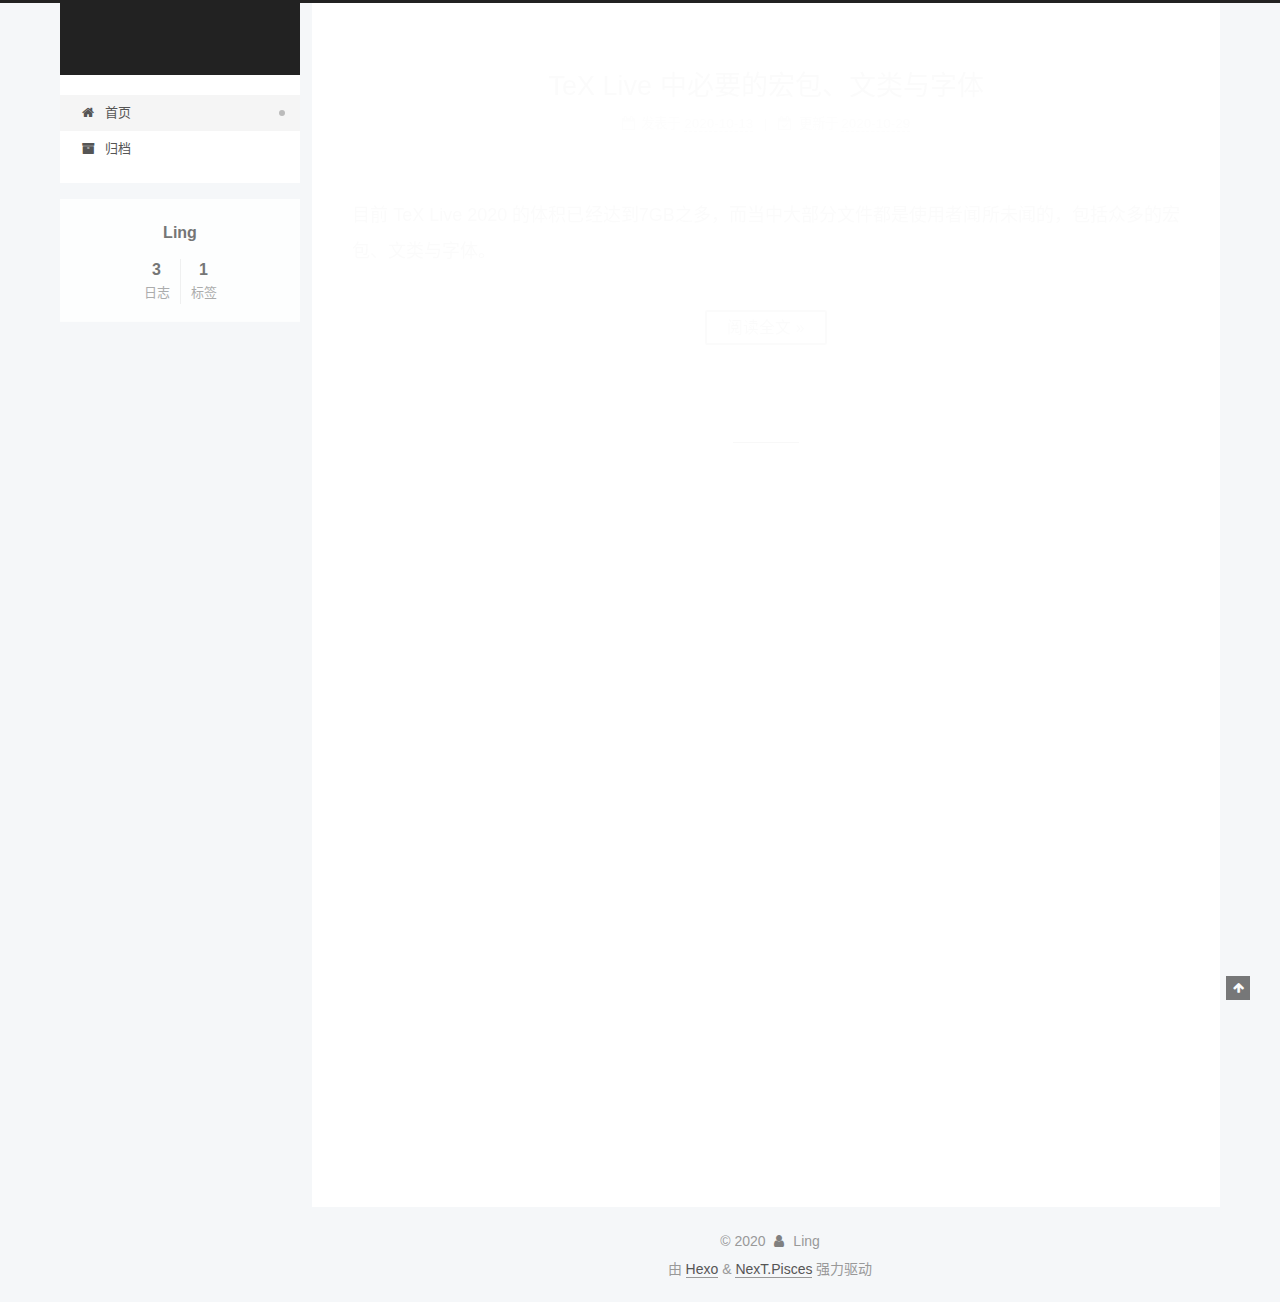
<file: index.html>
<!DOCTYPE html>
<html lang="zh-CN">
<head>
  <meta charset="UTF-8">
<meta name="viewport" content="width=device-width, initial-scale=1, maximum-scale=2">
<meta name="theme-color" content="#222">
<meta name="generator" content="Hexo 5.2.0">
  <link rel="apple-touch-icon" sizes="180x180" href="/images/apple-touch-icon-next.png">
  <link rel="icon" type="image/png" sizes="32x32" href="/images/favicon-32x32-next.png">
  <link rel="icon" type="image/png" sizes="16x16" href="/images/favicon-16x16-next.png">
  <link rel="mask-icon" href="/images/logo.svg" color="#222">

<link rel="stylesheet" href="/css/main.css">


<link rel="stylesheet" href="/lib/font-awesome/css/font-awesome.min.css">

<script id="hexo-configurations">
    var NexT = window.NexT || {};
    var CONFIG = {"hostname":"example.com","root":"/","scheme":"Pisces","version":"7.8.0","exturl":false,"sidebar":{"position":"left","display":"post","padding":18,"offset":12,"onmobile":false},"copycode":{"enable":false,"show_result":false,"style":null},"back2top":{"enable":true,"sidebar":false,"scrollpercent":false},"bookmark":{"enable":false,"color":"#222","save":"auto"},"fancybox":false,"mediumzoom":false,"lazyload":false,"pangu":false,"comments":{"style":"tabs","active":null,"storage":true,"lazyload":false,"nav":null},"algolia":{"hits":{"per_page":10},"labels":{"input_placeholder":"Search for Posts","hits_empty":"We didn't find any results for the search: ${query}","hits_stats":"${hits} results found in ${time} ms"}},"localsearch":{"enable":false,"trigger":"auto","top_n_per_article":1,"unescape":false,"preload":false},"motion":{"enable":true,"async":false,"transition":{"post_block":"fadeIn","post_header":"slideDownIn","post_body":"slideDownIn","coll_header":"slideLeftIn","sidebar":"slideUpIn"}}};
  </script>

  <meta property="og:type" content="website">
<meta property="og:title">
<meta property="og:url" content="http://example.com/index.html">
<meta property="og:site_name">
<meta property="og:locale" content="zh_CN">
<meta property="article:author" content="Ling">
<meta property="article:tag" content="keyword">
<meta name="twitter:card" content="summary">

<link rel="canonical" href="http://example.com/">


<script id="page-configurations">
  // https://hexo.io/docs/variables.html
  CONFIG.page = {
    sidebar: "",
    isHome : true,
    isPost : false,
    lang   : 'zh-CN'
  };
</script>

  <title></title>
  






  <noscript>
  <style>
  .use-motion .brand,
  .use-motion .menu-item,
  .sidebar-inner,
  .use-motion .post-block,
  .use-motion .pagination,
  .use-motion .comments,
  .use-motion .post-header,
  .use-motion .post-body,
  .use-motion .collection-header { opacity: initial; }

  .use-motion .site-title,
  .use-motion .site-subtitle {
    opacity: initial;
    top: initial;
  }

  .use-motion .logo-line-before i { left: initial; }
  .use-motion .logo-line-after i { right: initial; }
  </style>
</noscript>

</head>

<body itemscope itemtype="http://schema.org/WebPage">
  <div class="container use-motion">
    <div class="headband"></div>

    <header class="header" itemscope itemtype="http://schema.org/WPHeader">
      <div class="header-inner"><div class="site-brand-container">
  <div class="site-nav-toggle">
    <div class="toggle" aria-label="切换导航栏">
      <span class="toggle-line toggle-line-first"></span>
      <span class="toggle-line toggle-line-middle"></span>
      <span class="toggle-line toggle-line-last"></span>
    </div>
  </div>

  <div class="site-meta">

    <a href="/" class="brand" rel="start">
      <span class="logo-line-before"><i></i></span>
      <h1 class="site-title"></h1>
      <span class="logo-line-after"><i></i></span>
    </a>
  </div>

  <div class="site-nav-right">
    <div class="toggle popup-trigger">
    </div>
  </div>
</div>




<nav class="site-nav">
  <ul id="menu" class="menu">
        <li class="menu-item menu-item-home">

    <a href="/" rel="section"><i class="fa fa-fw fa-home"></i>首页</a>

  </li>
        <li class="menu-item menu-item-archives">

    <a href="/archives/" rel="section"><i class="fa fa-fw fa-archive"></i>归档</a>

  </li>
  </ul>
</nav>




</div>
    </header>

    
  <div class="back-to-top">
    <i class="fa fa-arrow-up"></i>
    <span>0%</span>
  </div>


    <main class="main">
      <div class="main-inner">
        <div class="content-wrap">
          

          <div class="content index posts-expand">
            
      
  
  
  <article itemscope itemtype="http://schema.org/Article" class="post-block" lang="zh-CN">
    <link itemprop="mainEntityOfPage" href="http://example.com/2020/10/13/latex-pkg-survey/">

    <span hidden itemprop="author" itemscope itemtype="http://schema.org/Person">
      <meta itemprop="image" content="/images/avatar.gif">
      <meta itemprop="name" content="Ling">
      <meta itemprop="description" content="">
    </span>

    <span hidden itemprop="publisher" itemscope itemtype="http://schema.org/Organization">
      <meta itemprop="name" content="">
    </span>
      <header class="post-header">
        <h2 class="post-title" itemprop="name headline">
          
            <a href="/2020/10/13/latex-pkg-survey/" class="post-title-link" itemprop="url">TeX Live 中必要的宏包、文类与字体</a>
        </h2>

        <div class="post-meta">
            <span class="post-meta-item">
              <span class="post-meta-item-icon">
                <i class="fa fa-calendar-o"></i>
              </span>
              <span class="post-meta-item-text">发表于</span>

              <time title="创建时间：2020-10-13 17:50:27" itemprop="dateCreated datePublished" datetime="2020-10-13T17:50:27+08:00">2020-10-13</time>
            </span>
              <span class="post-meta-item">
                <span class="post-meta-item-icon">
                  <i class="fa fa-calendar-check-o"></i>
                </span>
                <span class="post-meta-item-text">更新于</span>
                <time title="修改时间：2020-10-29 12:28:01" itemprop="dateModified" datetime="2020-10-29T12:28:01+08:00">2020-10-29</time>
              </span>

          

        </div>
      </header>

    
    
    
    <div class="post-body" itemprop="articleBody">

      
          <p>目前 TeX Live 2020 的体积已经达到7GB之多，而当中大部分文件都是使用者闻所未闻的，包括众多的宏包、文类与字体。</p>
          <!--noindex-->
            <div class="post-button">
              <a class="btn" href="/2020/10/13/latex-pkg-survey/#more" rel="contents">
                阅读全文 &raquo;
              </a>
            </div>
          <!--/noindex-->
        
      
    </div>

    
    
    
      <footer class="post-footer">
        <div class="post-eof"></div>
      </footer>
  </article>
  
  
  

      
  
  
  <article itemscope itemtype="http://schema.org/Article" class="post-block" lang="zh-CN">
    <link itemprop="mainEntityOfPage" href="http://example.com/2020/10/08/circle-num-latex/">

    <span hidden itemprop="author" itemscope itemtype="http://schema.org/Person">
      <meta itemprop="image" content="/images/avatar.gif">
      <meta itemprop="name" content="Ling">
      <meta itemprop="description" content="">
    </span>

    <span hidden itemprop="publisher" itemscope itemtype="http://schema.org/Organization">
      <meta itemprop="name" content="">
    </span>
      <header class="post-header">
        <h2 class="post-title" itemprop="name headline">
          
            <a href="/2020/10/08/circle-num-latex/" class="post-title-link" itemprop="url">LaTeX 中的圈码数字</a>
        </h2>

        <div class="post-meta">
            <span class="post-meta-item">
              <span class="post-meta-item-icon">
                <i class="fa fa-calendar-o"></i>
              </span>
              <span class="post-meta-item-text">发表于</span>

              <time title="创建时间：2020-10-08 22:55:53" itemprop="dateCreated datePublished" datetime="2020-10-08T22:55:53+08:00">2020-10-08</time>
            </span>
              <span class="post-meta-item">
                <span class="post-meta-item-icon">
                  <i class="fa fa-calendar-check-o"></i>
                </span>
                <span class="post-meta-item-text">更新于</span>
                <time title="修改时间：2020-10-09 09:58:55" itemprop="dateModified" datetime="2020-10-09T09:58:55+08:00">2020-10-09</time>
              </span>

          

        </div>
      </header>

    
    
    
    <div class="post-body" itemprop="articleBody">

      
          <p>按目前中文排版的习惯，文史类书籍、论文中的脚注符号 <code>mark</code> 往往采用圈码数字的形式，如 ① 。</p>
          <!--noindex-->
            <div class="post-button">
              <a class="btn" href="/2020/10/08/circle-num-latex/#more" rel="contents">
                阅读全文 &raquo;
              </a>
            </div>
          <!--/noindex-->
        
      
    </div>

    
    
    
      <footer class="post-footer">
        <div class="post-eof"></div>
      </footer>
  </article>
  
  
  

      
  
  
  <article itemscope itemtype="http://schema.org/Article" class="post-block" lang="zh-CN">
    <link itemprop="mainEntityOfPage" href="http://example.com/2020/10/08/hello-world/">

    <span hidden itemprop="author" itemscope itemtype="http://schema.org/Person">
      <meta itemprop="image" content="/images/avatar.gif">
      <meta itemprop="name" content="Ling">
      <meta itemprop="description" content="">
    </span>

    <span hidden itemprop="publisher" itemscope itemtype="http://schema.org/Organization">
      <meta itemprop="name" content="">
    </span>
      <header class="post-header">
        <h2 class="post-title" itemprop="name headline">
          
            <a href="/2020/10/08/hello-world/" class="post-title-link" itemprop="url">Hello World</a>
        </h2>

        <div class="post-meta">
            <span class="post-meta-item">
              <span class="post-meta-item-icon">
                <i class="fa fa-calendar-o"></i>
              </span>
              <span class="post-meta-item-text">发表于</span>

              <time title="创建时间：2020-10-08 22:12:36" itemprop="dateCreated datePublished" datetime="2020-10-08T22:12:36+08:00">2020-10-08</time>
            </span>
              <span class="post-meta-item">
                <span class="post-meta-item-icon">
                  <i class="fa fa-calendar-check-o"></i>
                </span>
                <span class="post-meta-item-text">更新于</span>
                <time title="修改时间：2020-10-09 09:25:46" itemprop="dateModified" datetime="2020-10-09T09:25:46+08:00">2020-10-09</time>
              </span>

          

        </div>
      </header>

    
    
    
    <div class="post-body" itemprop="articleBody">

      
          <p>Welcome to <a target="_blank" rel="noopener" href="https://hexo.io/">Hexo</a>! This is your very first post. Check <a target="_blank" rel="noopener" href="https://hexo.io/docs/">documentation</a> for more info. If you get any problems when using Hexo, you can find the answer in <a target="_blank" rel="noopener" href="https://hexo.io/docs/troubleshooting.html">troubleshooting</a> or you can ask me on <a target="_blank" rel="noopener" href="https://github.com/hexojs/hexo/issues">GitHub</a>.</p>
          <!--noindex-->
            <div class="post-button">
              <a class="btn" href="/2020/10/08/hello-world/#more" rel="contents">
                阅读全文 &raquo;
              </a>
            </div>
          <!--/noindex-->
        
      
    </div>

    
    
    
      <footer class="post-footer">
        <div class="post-eof"></div>
      </footer>
  </article>
  
  
  


  



          </div>
          

<script>
  window.addEventListener('tabs:register', () => {
    let { activeClass } = CONFIG.comments;
    if (CONFIG.comments.storage) {
      activeClass = localStorage.getItem('comments_active') || activeClass;
    }
    if (activeClass) {
      let activeTab = document.querySelector(`a[href="#comment-${activeClass}"]`);
      if (activeTab) {
        activeTab.click();
      }
    }
  });
  if (CONFIG.comments.storage) {
    window.addEventListener('tabs:click', event => {
      if (!event.target.matches('.tabs-comment .tab-content .tab-pane')) return;
      let commentClass = event.target.classList[1];
      localStorage.setItem('comments_active', commentClass);
    });
  }
</script>

        </div>
          
  
  <div class="toggle sidebar-toggle">
    <span class="toggle-line toggle-line-first"></span>
    <span class="toggle-line toggle-line-middle"></span>
    <span class="toggle-line toggle-line-last"></span>
  </div>

  <aside class="sidebar">
    <div class="sidebar-inner">

      <ul class="sidebar-nav motion-element">
        <li class="sidebar-nav-toc">
          文章目录
        </li>
        <li class="sidebar-nav-overview">
          站点概览
        </li>
      </ul>

      <!--noindex-->
      <div class="post-toc-wrap sidebar-panel">
      </div>
      <!--/noindex-->

      <div class="site-overview-wrap sidebar-panel">
        <div class="site-author motion-element" itemprop="author" itemscope itemtype="http://schema.org/Person">
  <p class="site-author-name" itemprop="name">Ling</p>
  <div class="site-description" itemprop="description"></div>
</div>
<div class="site-state-wrap motion-element">
  <nav class="site-state">
      <div class="site-state-item site-state-posts">
          <a href="/archives/">
        
          <span class="site-state-item-count">3</span>
          <span class="site-state-item-name">日志</span>
        </a>
      </div>
      <div class="site-state-item site-state-tags">
        <span class="site-state-item-count">1</span>
        <span class="site-state-item-name">标签</span>
      </div>
  </nav>
</div>



      </div>

    </div>
  </aside>
  <div id="sidebar-dimmer"></div>


      </div>
    </main>

    <footer class="footer">
      <div class="footer-inner">
        

        

<div class="copyright">
  
  &copy; 
  <span itemprop="copyrightYear">2020</span>
  <span class="with-love">
    <i class="fa fa-user"></i>
  </span>
  <span class="author" itemprop="copyrightHolder">Ling</span>
</div>
  <div class="powered-by">由 <a href="https://hexo.io/" class="theme-link" rel="noopener" target="_blank">Hexo</a> & <a href="https://pisces.theme-next.org/" class="theme-link" rel="noopener" target="_blank">NexT.Pisces</a> 强力驱动
  </div>

        








      </div>
    </footer>
  </div>

  
  <script src="/lib/anime.min.js"></script>
  <script src="/lib/velocity/velocity.min.js"></script>
  <script src="/lib/velocity/velocity.ui.min.js"></script>

<script src="/js/utils.js"></script>

<script src="/js/motion.js"></script>


<script src="/js/schemes/pisces.js"></script>


<script src="/js/next-boot.js"></script>




  















  

  

</body>
</html>
</file>
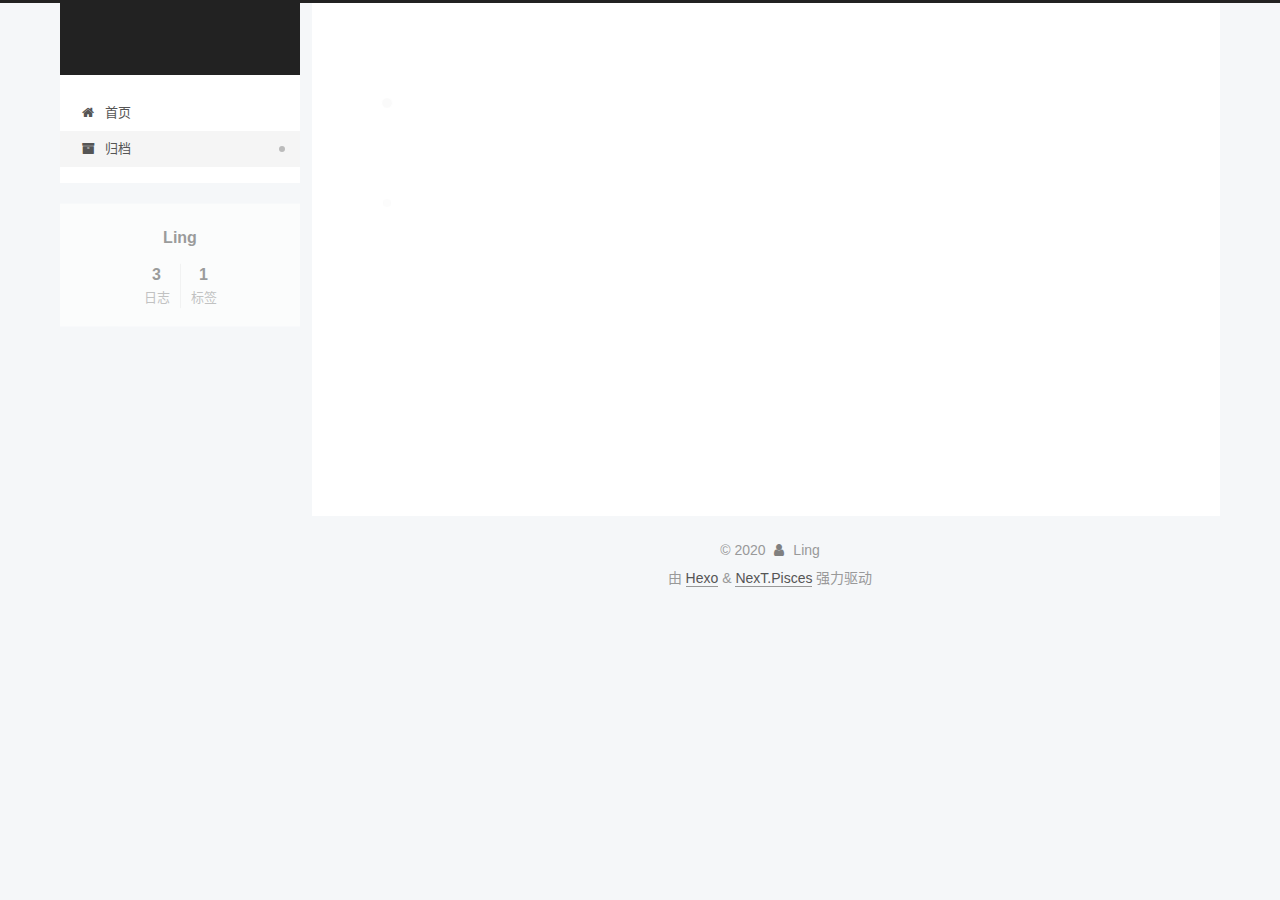
<file: archives/index.html>
<!DOCTYPE html>
<html lang="zh-CN">
<head>
  <meta charset="UTF-8">
<meta name="viewport" content="width=device-width, initial-scale=1, maximum-scale=2">
<meta name="theme-color" content="#222">
<meta name="generator" content="Hexo 5.2.0">
  <link rel="apple-touch-icon" sizes="180x180" href="/images/apple-touch-icon-next.png">
  <link rel="icon" type="image/png" sizes="32x32" href="/images/favicon-32x32-next.png">
  <link rel="icon" type="image/png" sizes="16x16" href="/images/favicon-16x16-next.png">
  <link rel="mask-icon" href="/images/logo.svg" color="#222">

<link rel="stylesheet" href="/css/main.css">


<link rel="stylesheet" href="/lib/font-awesome/css/font-awesome.min.css">

<script id="hexo-configurations">
    var NexT = window.NexT || {};
    var CONFIG = {"hostname":"example.com","root":"/","scheme":"Pisces","version":"7.8.0","exturl":false,"sidebar":{"position":"left","display":"post","padding":18,"offset":12,"onmobile":false},"copycode":{"enable":false,"show_result":false,"style":null},"back2top":{"enable":true,"sidebar":false,"scrollpercent":false},"bookmark":{"enable":false,"color":"#222","save":"auto"},"fancybox":false,"mediumzoom":false,"lazyload":false,"pangu":false,"comments":{"style":"tabs","active":null,"storage":true,"lazyload":false,"nav":null},"algolia":{"hits":{"per_page":10},"labels":{"input_placeholder":"Search for Posts","hits_empty":"We didn't find any results for the search: ${query}","hits_stats":"${hits} results found in ${time} ms"}},"localsearch":{"enable":false,"trigger":"auto","top_n_per_article":1,"unescape":false,"preload":false},"motion":{"enable":true,"async":false,"transition":{"post_block":"fadeIn","post_header":"slideDownIn","post_body":"slideDownIn","coll_header":"slideLeftIn","sidebar":"slideUpIn"}}};
  </script>

  <meta property="og:type" content="website">
<meta property="og:title">
<meta property="og:url" content="http://example.com/archives/index.html">
<meta property="og:site_name">
<meta property="og:locale" content="zh_CN">
<meta property="article:author" content="Ling">
<meta property="article:tag" content="keyword">
<meta name="twitter:card" content="summary">

<link rel="canonical" href="http://example.com/archives/">


<script id="page-configurations">
  // https://hexo.io/docs/variables.html
  CONFIG.page = {
    sidebar: "",
    isHome : false,
    isPost : false,
    lang   : 'zh-CN'
  };
</script>

  <title>归档 | </title>
  






  <noscript>
  <style>
  .use-motion .brand,
  .use-motion .menu-item,
  .sidebar-inner,
  .use-motion .post-block,
  .use-motion .pagination,
  .use-motion .comments,
  .use-motion .post-header,
  .use-motion .post-body,
  .use-motion .collection-header { opacity: initial; }

  .use-motion .site-title,
  .use-motion .site-subtitle {
    opacity: initial;
    top: initial;
  }

  .use-motion .logo-line-before i { left: initial; }
  .use-motion .logo-line-after i { right: initial; }
  </style>
</noscript>

</head>

<body itemscope itemtype="http://schema.org/WebPage">
  <div class="container use-motion">
    <div class="headband"></div>

    <header class="header" itemscope itemtype="http://schema.org/WPHeader">
      <div class="header-inner"><div class="site-brand-container">
  <div class="site-nav-toggle">
    <div class="toggle" aria-label="切换导航栏">
      <span class="toggle-line toggle-line-first"></span>
      <span class="toggle-line toggle-line-middle"></span>
      <span class="toggle-line toggle-line-last"></span>
    </div>
  </div>

  <div class="site-meta">

    <a href="/" class="brand" rel="start">
      <span class="logo-line-before"><i></i></span>
      <h1 class="site-title"></h1>
      <span class="logo-line-after"><i></i></span>
    </a>
  </div>

  <div class="site-nav-right">
    <div class="toggle popup-trigger">
    </div>
  </div>
</div>




<nav class="site-nav">
  <ul id="menu" class="menu">
        <li class="menu-item menu-item-home">

    <a href="/" rel="section"><i class="fa fa-fw fa-home"></i>首页</a>

  </li>
        <li class="menu-item menu-item-archives">

    <a href="/archives/" rel="section"><i class="fa fa-fw fa-archive"></i>归档</a>

  </li>
  </ul>
</nav>




</div>
    </header>

    
  <div class="back-to-top">
    <i class="fa fa-arrow-up"></i>
    <span>0%</span>
  </div>


    <main class="main">
      <div class="main-inner">
        <div class="content-wrap">
          

          <div class="content archive">
            

  
  
  
  <div class="post-block">
    <div class="posts-collapse">
      <div class="collection-title">
        <span class="collection-header">嗯..! 目前共计 3 篇日志。 继续努力。</span>
      </div>

      
    <div class="collection-year">
      <span class="collection-header">2020</span>
    </div>

  <article itemscope itemtype="http://schema.org/Article">
    <header class="post-header">

      <div class="post-meta">
        <time itemprop="dateCreated"
              datetime="2020-10-13T17:50:27+08:00"
              content="2020-10-13">
          10-13
        </time>
      </div>

      <div class="post-title">
          <a class="post-title-link" href="/2020/10/13/latex-pkg-survey/" itemprop="url">
            <span itemprop="name">TeX Live 中必要的宏包、文类与字体</span>
          </a>
      </div>

    </header>
  </article>

  <article itemscope itemtype="http://schema.org/Article">
    <header class="post-header">

      <div class="post-meta">
        <time itemprop="dateCreated"
              datetime="2020-10-08T22:55:53+08:00"
              content="2020-10-08">
          10-08
        </time>
      </div>

      <div class="post-title">
          <a class="post-title-link" href="/2020/10/08/circle-num-latex/" itemprop="url">
            <span itemprop="name">LaTeX 中的圈码数字</span>
          </a>
      </div>

    </header>
  </article>

  <article itemscope itemtype="http://schema.org/Article">
    <header class="post-header">

      <div class="post-meta">
        <time itemprop="dateCreated"
              datetime="2020-10-08T22:12:36+08:00"
              content="2020-10-08">
          10-08
        </time>
      </div>

      <div class="post-title">
          <a class="post-title-link" href="/2020/10/08/hello-world/" itemprop="url">
            <span itemprop="name">Hello World</span>
          </a>
      </div>

    </header>
  </article>


    </div>
  </div>
  
  
  

  



          </div>
          

<script>
  window.addEventListener('tabs:register', () => {
    let { activeClass } = CONFIG.comments;
    if (CONFIG.comments.storage) {
      activeClass = localStorage.getItem('comments_active') || activeClass;
    }
    if (activeClass) {
      let activeTab = document.querySelector(`a[href="#comment-${activeClass}"]`);
      if (activeTab) {
        activeTab.click();
      }
    }
  });
  if (CONFIG.comments.storage) {
    window.addEventListener('tabs:click', event => {
      if (!event.target.matches('.tabs-comment .tab-content .tab-pane')) return;
      let commentClass = event.target.classList[1];
      localStorage.setItem('comments_active', commentClass);
    });
  }
</script>

        </div>
          
  
  <div class="toggle sidebar-toggle">
    <span class="toggle-line toggle-line-first"></span>
    <span class="toggle-line toggle-line-middle"></span>
    <span class="toggle-line toggle-line-last"></span>
  </div>

  <aside class="sidebar">
    <div class="sidebar-inner">

      <ul class="sidebar-nav motion-element">
        <li class="sidebar-nav-toc">
          文章目录
        </li>
        <li class="sidebar-nav-overview">
          站点概览
        </li>
      </ul>

      <!--noindex-->
      <div class="post-toc-wrap sidebar-panel">
      </div>
      <!--/noindex-->

      <div class="site-overview-wrap sidebar-panel">
        <div class="site-author motion-element" itemprop="author" itemscope itemtype="http://schema.org/Person">
  <p class="site-author-name" itemprop="name">Ling</p>
  <div class="site-description" itemprop="description"></div>
</div>
<div class="site-state-wrap motion-element">
  <nav class="site-state">
      <div class="site-state-item site-state-posts">
          <a href="/archives/">
        
          <span class="site-state-item-count">3</span>
          <span class="site-state-item-name">日志</span>
        </a>
      </div>
      <div class="site-state-item site-state-tags">
        <span class="site-state-item-count">1</span>
        <span class="site-state-item-name">标签</span>
      </div>
  </nav>
</div>



      </div>

    </div>
  </aside>
  <div id="sidebar-dimmer"></div>


      </div>
    </main>

    <footer class="footer">
      <div class="footer-inner">
        

        

<div class="copyright">
  
  &copy; 
  <span itemprop="copyrightYear">2020</span>
  <span class="with-love">
    <i class="fa fa-user"></i>
  </span>
  <span class="author" itemprop="copyrightHolder">Ling</span>
</div>
  <div class="powered-by">由 <a href="https://hexo.io/" class="theme-link" rel="noopener" target="_blank">Hexo</a> & <a href="https://pisces.theme-next.org/" class="theme-link" rel="noopener" target="_blank">NexT.Pisces</a> 强力驱动
  </div>

        








      </div>
    </footer>
  </div>

  
  <script src="/lib/anime.min.js"></script>
  <script src="/lib/velocity/velocity.min.js"></script>
  <script src="/lib/velocity/velocity.ui.min.js"></script>

<script src="/js/utils.js"></script>

<script src="/js/motion.js"></script>


<script src="/js/schemes/pisces.js"></script>


<script src="/js/next-boot.js"></script>




  















  

  

</body>
</html>
</file>
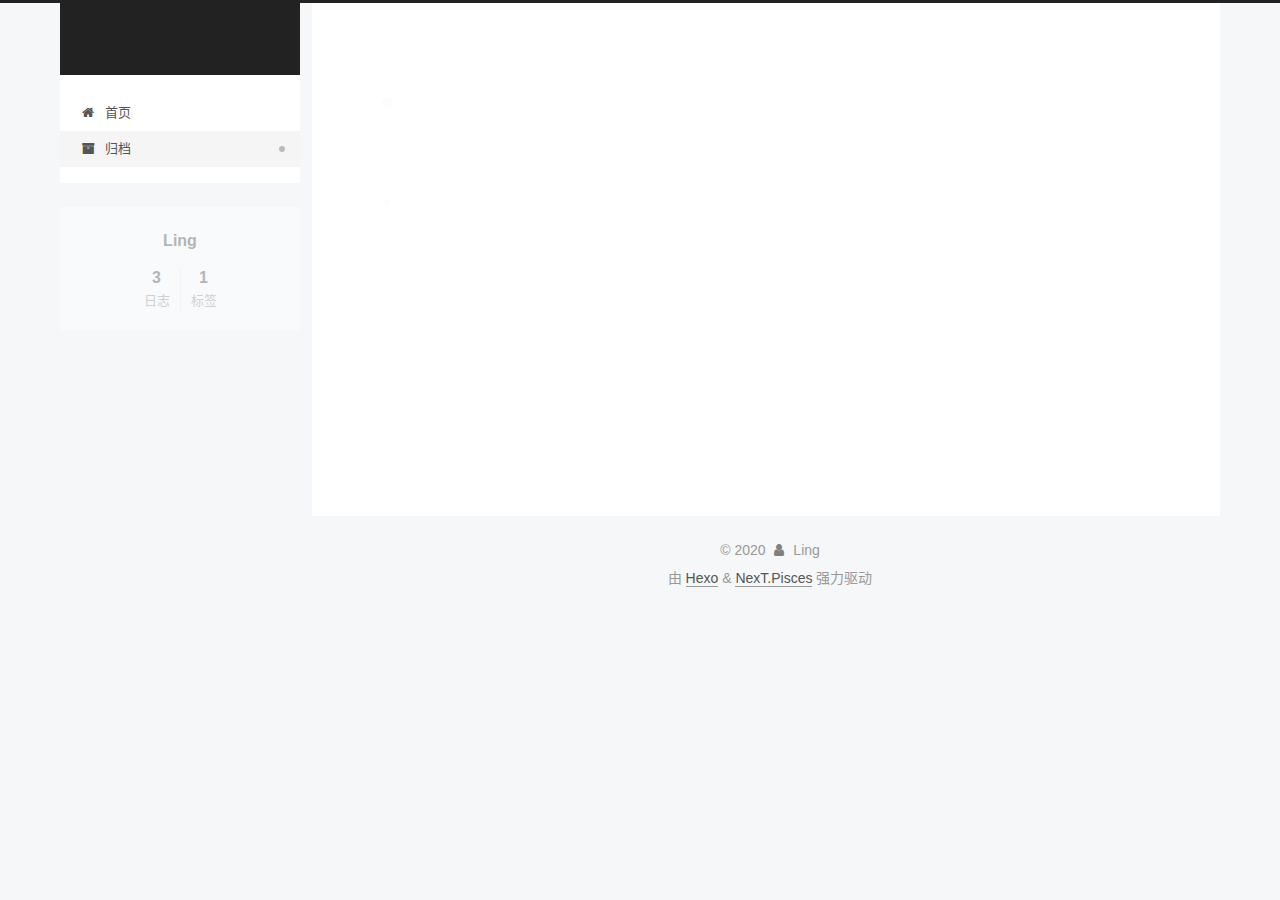
<file: archives/2020/index.html>
<!DOCTYPE html>
<html lang="zh-CN">
<head>
  <meta charset="UTF-8">
<meta name="viewport" content="width=device-width, initial-scale=1, maximum-scale=2">
<meta name="theme-color" content="#222">
<meta name="generator" content="Hexo 5.2.0">
  <link rel="apple-touch-icon" sizes="180x180" href="/images/apple-touch-icon-next.png">
  <link rel="icon" type="image/png" sizes="32x32" href="/images/favicon-32x32-next.png">
  <link rel="icon" type="image/png" sizes="16x16" href="/images/favicon-16x16-next.png">
  <link rel="mask-icon" href="/images/logo.svg" color="#222">

<link rel="stylesheet" href="/css/main.css">


<link rel="stylesheet" href="/lib/font-awesome/css/font-awesome.min.css">

<script id="hexo-configurations">
    var NexT = window.NexT || {};
    var CONFIG = {"hostname":"example.com","root":"/","scheme":"Pisces","version":"7.8.0","exturl":false,"sidebar":{"position":"left","display":"post","padding":18,"offset":12,"onmobile":false},"copycode":{"enable":false,"show_result":false,"style":null},"back2top":{"enable":true,"sidebar":false,"scrollpercent":false},"bookmark":{"enable":false,"color":"#222","save":"auto"},"fancybox":false,"mediumzoom":false,"lazyload":false,"pangu":false,"comments":{"style":"tabs","active":null,"storage":true,"lazyload":false,"nav":null},"algolia":{"hits":{"per_page":10},"labels":{"input_placeholder":"Search for Posts","hits_empty":"We didn't find any results for the search: ${query}","hits_stats":"${hits} results found in ${time} ms"}},"localsearch":{"enable":false,"trigger":"auto","top_n_per_article":1,"unescape":false,"preload":false},"motion":{"enable":true,"async":false,"transition":{"post_block":"fadeIn","post_header":"slideDownIn","post_body":"slideDownIn","coll_header":"slideLeftIn","sidebar":"slideUpIn"}}};
  </script>

  <meta property="og:type" content="website">
<meta property="og:title">
<meta property="og:url" content="http://example.com/archives/2020/index.html">
<meta property="og:site_name">
<meta property="og:locale" content="zh_CN">
<meta property="article:author" content="Ling">
<meta property="article:tag" content="keyword">
<meta name="twitter:card" content="summary">

<link rel="canonical" href="http://example.com/archives/2020/">


<script id="page-configurations">
  // https://hexo.io/docs/variables.html
  CONFIG.page = {
    sidebar: "",
    isHome : false,
    isPost : false,
    lang   : 'zh-CN'
  };
</script>

  <title>归档 | </title>
  






  <noscript>
  <style>
  .use-motion .brand,
  .use-motion .menu-item,
  .sidebar-inner,
  .use-motion .post-block,
  .use-motion .pagination,
  .use-motion .comments,
  .use-motion .post-header,
  .use-motion .post-body,
  .use-motion .collection-header { opacity: initial; }

  .use-motion .site-title,
  .use-motion .site-subtitle {
    opacity: initial;
    top: initial;
  }

  .use-motion .logo-line-before i { left: initial; }
  .use-motion .logo-line-after i { right: initial; }
  </style>
</noscript>

</head>

<body itemscope itemtype="http://schema.org/WebPage">
  <div class="container use-motion">
    <div class="headband"></div>

    <header class="header" itemscope itemtype="http://schema.org/WPHeader">
      <div class="header-inner"><div class="site-brand-container">
  <div class="site-nav-toggle">
    <div class="toggle" aria-label="切换导航栏">
      <span class="toggle-line toggle-line-first"></span>
      <span class="toggle-line toggle-line-middle"></span>
      <span class="toggle-line toggle-line-last"></span>
    </div>
  </div>

  <div class="site-meta">

    <a href="/" class="brand" rel="start">
      <span class="logo-line-before"><i></i></span>
      <h1 class="site-title"></h1>
      <span class="logo-line-after"><i></i></span>
    </a>
  </div>

  <div class="site-nav-right">
    <div class="toggle popup-trigger">
    </div>
  </div>
</div>




<nav class="site-nav">
  <ul id="menu" class="menu">
        <li class="menu-item menu-item-home">

    <a href="/" rel="section"><i class="fa fa-fw fa-home"></i>首页</a>

  </li>
        <li class="menu-item menu-item-archives">

    <a href="/archives/" rel="section"><i class="fa fa-fw fa-archive"></i>归档</a>

  </li>
  </ul>
</nav>




</div>
    </header>

    
  <div class="back-to-top">
    <i class="fa fa-arrow-up"></i>
    <span>0%</span>
  </div>


    <main class="main">
      <div class="main-inner">
        <div class="content-wrap">
          

          <div class="content archive">
            

  
  
  
  <div class="post-block">
    <div class="posts-collapse">
      <div class="collection-title">
        <span class="collection-header">嗯..! 目前共计 3 篇日志。 继续努力。</span>
      </div>

      
    <div class="collection-year">
      <span class="collection-header">2020</span>
    </div>

  <article itemscope itemtype="http://schema.org/Article">
    <header class="post-header">

      <div class="post-meta">
        <time itemprop="dateCreated"
              datetime="2020-10-13T17:50:27+08:00"
              content="2020-10-13">
          10-13
        </time>
      </div>

      <div class="post-title">
          <a class="post-title-link" href="/2020/10/13/latex-pkg-survey/" itemprop="url">
            <span itemprop="name">TeX Live 中必要的宏包、文类与字体</span>
          </a>
      </div>

    </header>
  </article>

  <article itemscope itemtype="http://schema.org/Article">
    <header class="post-header">

      <div class="post-meta">
        <time itemprop="dateCreated"
              datetime="2020-10-08T22:55:53+08:00"
              content="2020-10-08">
          10-08
        </time>
      </div>

      <div class="post-title">
          <a class="post-title-link" href="/2020/10/08/circle-num-latex/" itemprop="url">
            <span itemprop="name">LaTeX 中的圈码数字</span>
          </a>
      </div>

    </header>
  </article>

  <article itemscope itemtype="http://schema.org/Article">
    <header class="post-header">

      <div class="post-meta">
        <time itemprop="dateCreated"
              datetime="2020-10-08T22:12:36+08:00"
              content="2020-10-08">
          10-08
        </time>
      </div>

      <div class="post-title">
          <a class="post-title-link" href="/2020/10/08/hello-world/" itemprop="url">
            <span itemprop="name">Hello World</span>
          </a>
      </div>

    </header>
  </article>


    </div>
  </div>
  
  
  

  



          </div>
          

<script>
  window.addEventListener('tabs:register', () => {
    let { activeClass } = CONFIG.comments;
    if (CONFIG.comments.storage) {
      activeClass = localStorage.getItem('comments_active') || activeClass;
    }
    if (activeClass) {
      let activeTab = document.querySelector(`a[href="#comment-${activeClass}"]`);
      if (activeTab) {
        activeTab.click();
      }
    }
  });
  if (CONFIG.comments.storage) {
    window.addEventListener('tabs:click', event => {
      if (!event.target.matches('.tabs-comment .tab-content .tab-pane')) return;
      let commentClass = event.target.classList[1];
      localStorage.setItem('comments_active', commentClass);
    });
  }
</script>

        </div>
          
  
  <div class="toggle sidebar-toggle">
    <span class="toggle-line toggle-line-first"></span>
    <span class="toggle-line toggle-line-middle"></span>
    <span class="toggle-line toggle-line-last"></span>
  </div>

  <aside class="sidebar">
    <div class="sidebar-inner">

      <ul class="sidebar-nav motion-element">
        <li class="sidebar-nav-toc">
          文章目录
        </li>
        <li class="sidebar-nav-overview">
          站点概览
        </li>
      </ul>

      <!--noindex-->
      <div class="post-toc-wrap sidebar-panel">
      </div>
      <!--/noindex-->

      <div class="site-overview-wrap sidebar-panel">
        <div class="site-author motion-element" itemprop="author" itemscope itemtype="http://schema.org/Person">
  <p class="site-author-name" itemprop="name">Ling</p>
  <div class="site-description" itemprop="description"></div>
</div>
<div class="site-state-wrap motion-element">
  <nav class="site-state">
      <div class="site-state-item site-state-posts">
          <a href="/archives/">
        
          <span class="site-state-item-count">3</span>
          <span class="site-state-item-name">日志</span>
        </a>
      </div>
      <div class="site-state-item site-state-tags">
        <span class="site-state-item-count">1</span>
        <span class="site-state-item-name">标签</span>
      </div>
  </nav>
</div>



      </div>

    </div>
  </aside>
  <div id="sidebar-dimmer"></div>


      </div>
    </main>

    <footer class="footer">
      <div class="footer-inner">
        

        

<div class="copyright">
  
  &copy; 
  <span itemprop="copyrightYear">2020</span>
  <span class="with-love">
    <i class="fa fa-user"></i>
  </span>
  <span class="author" itemprop="copyrightHolder">Ling</span>
</div>
  <div class="powered-by">由 <a href="https://hexo.io/" class="theme-link" rel="noopener" target="_blank">Hexo</a> & <a href="https://pisces.theme-next.org/" class="theme-link" rel="noopener" target="_blank">NexT.Pisces</a> 强力驱动
  </div>

        








      </div>
    </footer>
  </div>

  
  <script src="/lib/anime.min.js"></script>
  <script src="/lib/velocity/velocity.min.js"></script>
  <script src="/lib/velocity/velocity.ui.min.js"></script>

<script src="/js/utils.js"></script>

<script src="/js/motion.js"></script>


<script src="/js/schemes/pisces.js"></script>


<script src="/js/next-boot.js"></script>




  















  

  

</body>
</html>
</file>
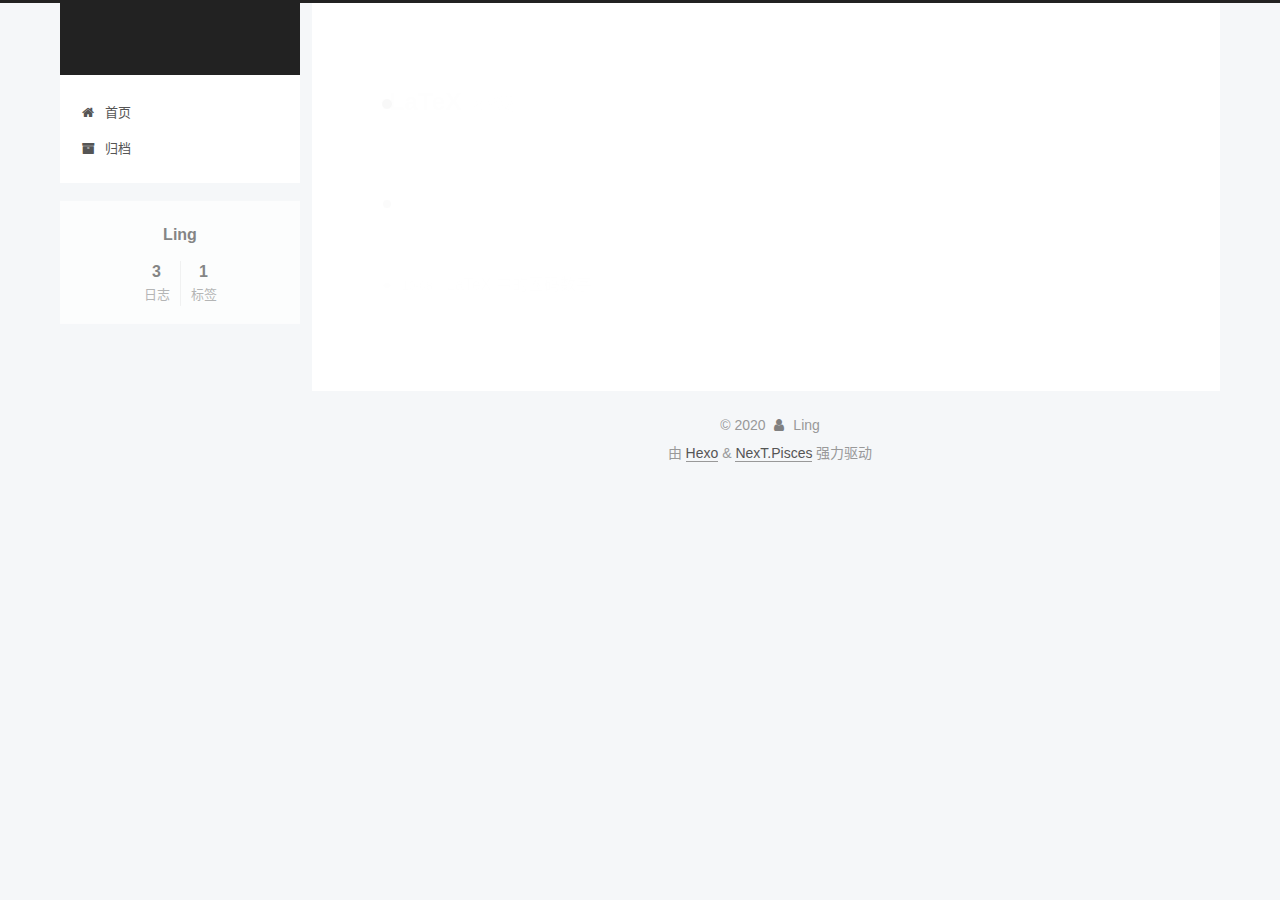
<file: tags/LaTeX/index.html>
<!DOCTYPE html>
<html lang="zh-CN">
<head>
  <meta charset="UTF-8">
<meta name="viewport" content="width=device-width, initial-scale=1, maximum-scale=2">
<meta name="theme-color" content="#222">
<meta name="generator" content="Hexo 5.2.0">
  <link rel="apple-touch-icon" sizes="180x180" href="/images/apple-touch-icon-next.png">
  <link rel="icon" type="image/png" sizes="32x32" href="/images/favicon-32x32-next.png">
  <link rel="icon" type="image/png" sizes="16x16" href="/images/favicon-16x16-next.png">
  <link rel="mask-icon" href="/images/logo.svg" color="#222">

<link rel="stylesheet" href="/css/main.css">


<link rel="stylesheet" href="/lib/font-awesome/css/font-awesome.min.css">

<script id="hexo-configurations">
    var NexT = window.NexT || {};
    var CONFIG = {"hostname":"example.com","root":"/","scheme":"Pisces","version":"7.8.0","exturl":false,"sidebar":{"position":"left","display":"post","padding":18,"offset":12,"onmobile":false},"copycode":{"enable":false,"show_result":false,"style":null},"back2top":{"enable":true,"sidebar":false,"scrollpercent":false},"bookmark":{"enable":false,"color":"#222","save":"auto"},"fancybox":false,"mediumzoom":false,"lazyload":false,"pangu":false,"comments":{"style":"tabs","active":null,"storage":true,"lazyload":false,"nav":null},"algolia":{"hits":{"per_page":10},"labels":{"input_placeholder":"Search for Posts","hits_empty":"We didn't find any results for the search: ${query}","hits_stats":"${hits} results found in ${time} ms"}},"localsearch":{"enable":false,"trigger":"auto","top_n_per_article":1,"unescape":false,"preload":false},"motion":{"enable":true,"async":false,"transition":{"post_block":"fadeIn","post_header":"slideDownIn","post_body":"slideDownIn","coll_header":"slideLeftIn","sidebar":"slideUpIn"}}};
  </script>

  <meta property="og:type" content="website">
<meta property="og:title">
<meta property="og:url" content="http://example.com/tags/LaTeX/index.html">
<meta property="og:site_name">
<meta property="og:locale" content="zh_CN">
<meta property="article:author" content="Ling">
<meta property="article:tag" content="keyword">
<meta name="twitter:card" content="summary">

<link rel="canonical" href="http://example.com/tags/LaTeX/">


<script id="page-configurations">
  // https://hexo.io/docs/variables.html
  CONFIG.page = {
    sidebar: "",
    isHome : false,
    isPost : false,
    lang   : 'zh-CN'
  };
</script>

  <title>标签: LaTeX | </title>
  






  <noscript>
  <style>
  .use-motion .brand,
  .use-motion .menu-item,
  .sidebar-inner,
  .use-motion .post-block,
  .use-motion .pagination,
  .use-motion .comments,
  .use-motion .post-header,
  .use-motion .post-body,
  .use-motion .collection-header { opacity: initial; }

  .use-motion .site-title,
  .use-motion .site-subtitle {
    opacity: initial;
    top: initial;
  }

  .use-motion .logo-line-before i { left: initial; }
  .use-motion .logo-line-after i { right: initial; }
  </style>
</noscript>

</head>

<body itemscope itemtype="http://schema.org/WebPage">
  <div class="container use-motion">
    <div class="headband"></div>

    <header class="header" itemscope itemtype="http://schema.org/WPHeader">
      <div class="header-inner"><div class="site-brand-container">
  <div class="site-nav-toggle">
    <div class="toggle" aria-label="切换导航栏">
      <span class="toggle-line toggle-line-first"></span>
      <span class="toggle-line toggle-line-middle"></span>
      <span class="toggle-line toggle-line-last"></span>
    </div>
  </div>

  <div class="site-meta">

    <a href="/" class="brand" rel="start">
      <span class="logo-line-before"><i></i></span>
      <h1 class="site-title"></h1>
      <span class="logo-line-after"><i></i></span>
    </a>
  </div>

  <div class="site-nav-right">
    <div class="toggle popup-trigger">
    </div>
  </div>
</div>




<nav class="site-nav">
  <ul id="menu" class="menu">
        <li class="menu-item menu-item-home">

    <a href="/" rel="section"><i class="fa fa-fw fa-home"></i>首页</a>

  </li>
        <li class="menu-item menu-item-archives">

    <a href="/archives/" rel="section"><i class="fa fa-fw fa-archive"></i>归档</a>

  </li>
  </ul>
</nav>




</div>
    </header>

    
  <div class="back-to-top">
    <i class="fa fa-arrow-up"></i>
    <span>0%</span>
  </div>


    <main class="main">
      <div class="main-inner">
        <div class="content-wrap">
          

          <div class="content tag">
            

  
  
  
  <div class="post-block">
    <div class="posts-collapse">
      <div class="collection-title">
        <h2 class="collection-header">LaTeX
          <small>标签</small>
        </h2>
      </div>

      
    <div class="collection-year">
      <span class="collection-header">2020</span>
    </div>

  <article itemscope itemtype="http://schema.org/Article">
    <header class="post-header">

      <div class="post-meta">
        <time itemprop="dateCreated"
              datetime="2020-10-08T22:55:53+08:00"
              content="2020-10-08">
          10-08
        </time>
      </div>

      <div class="post-title">
          <a class="post-title-link" href="/2020/10/08/circle-num-latex/" itemprop="url">
            <span itemprop="name">LaTeX 中的圈码数字</span>
          </a>
      </div>

    </header>
  </article>

    </div>
  </div>
  
  
  

  



          </div>
          

<script>
  window.addEventListener('tabs:register', () => {
    let { activeClass } = CONFIG.comments;
    if (CONFIG.comments.storage) {
      activeClass = localStorage.getItem('comments_active') || activeClass;
    }
    if (activeClass) {
      let activeTab = document.querySelector(`a[href="#comment-${activeClass}"]`);
      if (activeTab) {
        activeTab.click();
      }
    }
  });
  if (CONFIG.comments.storage) {
    window.addEventListener('tabs:click', event => {
      if (!event.target.matches('.tabs-comment .tab-content .tab-pane')) return;
      let commentClass = event.target.classList[1];
      localStorage.setItem('comments_active', commentClass);
    });
  }
</script>

        </div>
          
  
  <div class="toggle sidebar-toggle">
    <span class="toggle-line toggle-line-first"></span>
    <span class="toggle-line toggle-line-middle"></span>
    <span class="toggle-line toggle-line-last"></span>
  </div>

  <aside class="sidebar">
    <div class="sidebar-inner">

      <ul class="sidebar-nav motion-element">
        <li class="sidebar-nav-toc">
          文章目录
        </li>
        <li class="sidebar-nav-overview">
          站点概览
        </li>
      </ul>

      <!--noindex-->
      <div class="post-toc-wrap sidebar-panel">
      </div>
      <!--/noindex-->

      <div class="site-overview-wrap sidebar-panel">
        <div class="site-author motion-element" itemprop="author" itemscope itemtype="http://schema.org/Person">
  <p class="site-author-name" itemprop="name">Ling</p>
  <div class="site-description" itemprop="description"></div>
</div>
<div class="site-state-wrap motion-element">
  <nav class="site-state">
      <div class="site-state-item site-state-posts">
          <a href="/archives/">
        
          <span class="site-state-item-count">3</span>
          <span class="site-state-item-name">日志</span>
        </a>
      </div>
      <div class="site-state-item site-state-tags">
        <span class="site-state-item-count">1</span>
        <span class="site-state-item-name">标签</span>
      </div>
  </nav>
</div>



      </div>

    </div>
  </aside>
  <div id="sidebar-dimmer"></div>


      </div>
    </main>

    <footer class="footer">
      <div class="footer-inner">
        

        

<div class="copyright">
  
  &copy; 
  <span itemprop="copyrightYear">2020</span>
  <span class="with-love">
    <i class="fa fa-user"></i>
  </span>
  <span class="author" itemprop="copyrightHolder">Ling</span>
</div>
  <div class="powered-by">由 <a href="https://hexo.io/" class="theme-link" rel="noopener" target="_blank">Hexo</a> & <a href="https://pisces.theme-next.org/" class="theme-link" rel="noopener" target="_blank">NexT.Pisces</a> 强力驱动
  </div>

        








      </div>
    </footer>
  </div>

  
  <script src="/lib/anime.min.js"></script>
  <script src="/lib/velocity/velocity.min.js"></script>
  <script src="/lib/velocity/velocity.ui.min.js"></script>

<script src="/js/utils.js"></script>

<script src="/js/motion.js"></script>


<script src="/js/schemes/pisces.js"></script>


<script src="/js/next-boot.js"></script>




  















  

  

</body>
</html>
</file>
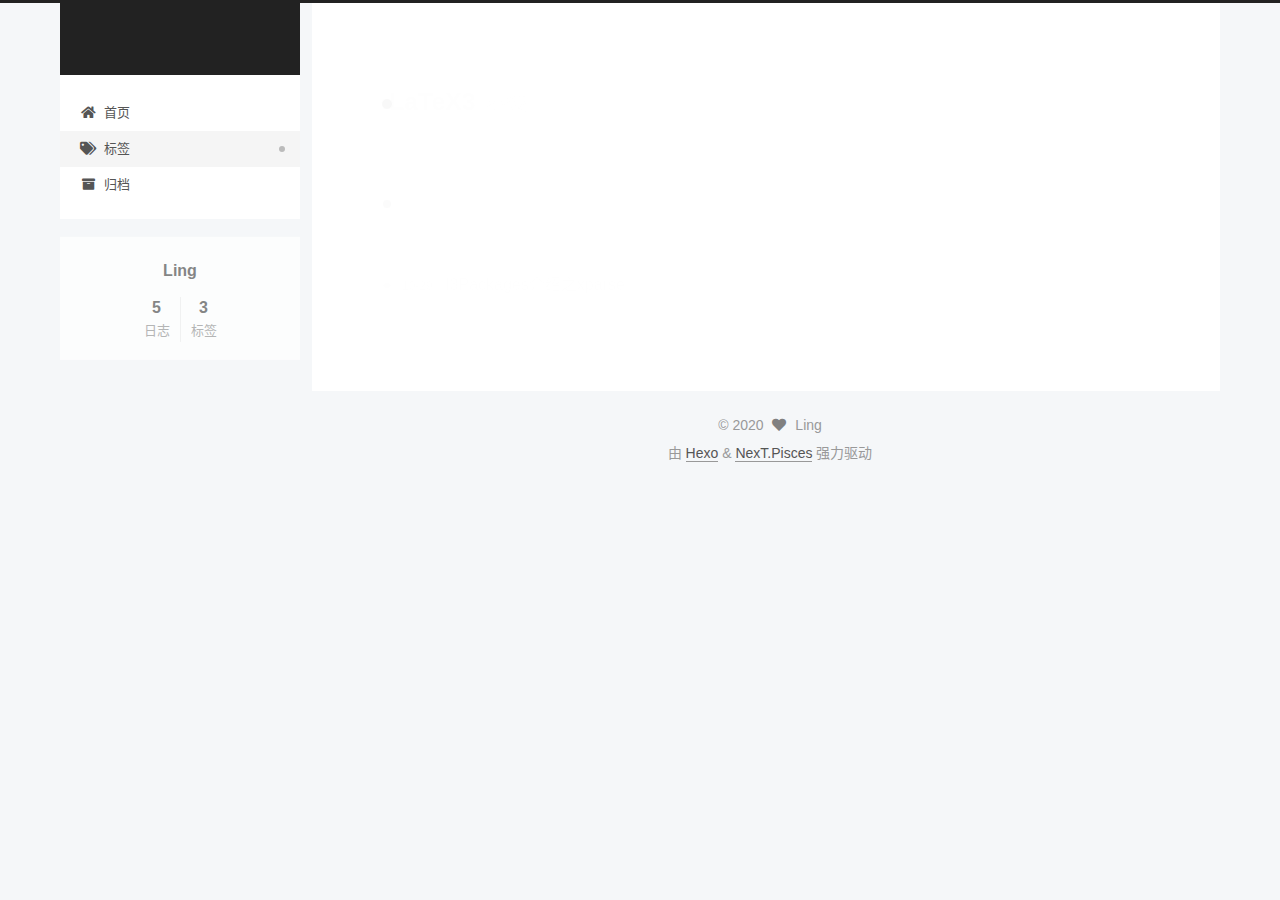
<file: tags/LaTeX3/index.html>
<!DOCTYPE html>
<html lang="zh-CN">
<head>
  <meta charset="UTF-8">
<meta name="viewport" content="width=device-width, initial-scale=1, maximum-scale=2">
<meta name="theme-color" content="#222">
<meta name="generator" content="Hexo 5.2.0">
  <link rel="apple-touch-icon" sizes="180x180" href="/images/apple-touch-icon-next.png">
  <link rel="icon" type="image/png" sizes="32x32" href="/images/favicon-32x32-next.png">
  <link rel="icon" type="image/png" sizes="16x16" href="/images/favicon-16x16-next.png">
  <link rel="mask-icon" href="/images/logo.svg" color="#222">

<link rel="stylesheet" href="/css/main.css">


<link rel="stylesheet" href="/lib/font-awesome/css/all.min.css">

<script id="hexo-configurations">
    var NexT = window.NexT || {};
    var CONFIG = {"hostname":"example.com","root":"/","scheme":"Pisces","version":"7.8.0","exturl":false,"sidebar":{"position":"left","display":"post","padding":18,"offset":12,"onmobile":false},"copycode":{"enable":false,"show_result":false,"style":null},"back2top":{"enable":true,"sidebar":false,"scrollpercent":false},"bookmark":{"enable":false,"color":"#222","save":"auto"},"fancybox":false,"mediumzoom":false,"lazyload":false,"pangu":false,"comments":{"style":"tabs","active":null,"storage":true,"lazyload":false,"nav":null},"algolia":{"hits":{"per_page":10},"labels":{"input_placeholder":"Search for Posts","hits_empty":"We didn't find any results for the search: ${query}","hits_stats":"${hits} results found in ${time} ms"}},"localsearch":{"enable":false,"trigger":"auto","top_n_per_article":1,"unescape":false,"preload":false},"motion":{"enable":true,"async":false,"transition":{"post_block":"fadeIn","post_header":"slideDownIn","post_body":"slideDownIn","coll_header":"slideLeftIn","sidebar":"slideUpIn"}}};
  </script>

  <meta property="og:type" content="website">
<meta property="og:title">
<meta property="og:url" content="http://example.com/tags/LaTeX3/index.html">
<meta property="og:site_name">
<meta property="og:locale" content="zh_CN">
<meta property="article:author" content="Ling">
<meta property="article:tag" content="keyword">
<meta name="twitter:card" content="summary">

<link rel="canonical" href="http://example.com/tags/LaTeX3/">


<script id="page-configurations">
  // https://hexo.io/docs/variables.html
  CONFIG.page = {
    sidebar: "",
    isHome : false,
    isPost : false,
    lang   : 'zh-CN'
  };
</script>

  <title>标签: LaTeX3 | </title>
  






  <noscript>
  <style>
  .use-motion .brand,
  .use-motion .menu-item,
  .sidebar-inner,
  .use-motion .post-block,
  .use-motion .pagination,
  .use-motion .comments,
  .use-motion .post-header,
  .use-motion .post-body,
  .use-motion .collection-header { opacity: initial; }

  .use-motion .site-title,
  .use-motion .site-subtitle {
    opacity: initial;
    top: initial;
  }

  .use-motion .logo-line-before i { left: initial; }
  .use-motion .logo-line-after i { right: initial; }
  </style>
</noscript>

</head>

<body itemscope itemtype="http://schema.org/WebPage">
  <div class="container use-motion">
    <div class="headband"></div>

    <header class="header" itemscope itemtype="http://schema.org/WPHeader">
      <div class="header-inner"><div class="site-brand-container">
  <div class="site-nav-toggle">
    <div class="toggle" aria-label="切换导航栏">
      <span class="toggle-line toggle-line-first"></span>
      <span class="toggle-line toggle-line-middle"></span>
      <span class="toggle-line toggle-line-last"></span>
    </div>
  </div>

  <div class="site-meta">

    <a href="/" class="brand" rel="start">
      <span class="logo-line-before"><i></i></span>
      <h1 class="site-title"></h1>
      <span class="logo-line-after"><i></i></span>
    </a>
  </div>

  <div class="site-nav-right">
    <div class="toggle popup-trigger">
    </div>
  </div>
</div>




<nav class="site-nav">
  <ul id="menu" class="main-menu menu">
        <li class="menu-item menu-item-home">

    <a href="/" rel="section"><i class="fa fa-home fa-fw"></i>首页</a>

  </li>
        <li class="menu-item menu-item-tags">

    <a href="/tags/" rel="section"><i class="fa fa-tags fa-fw"></i>标签</a>

  </li>
        <li class="menu-item menu-item-archives">

    <a href="/archives/" rel="section"><i class="fa fa-archive fa-fw"></i>归档</a>

  </li>
  </ul>
</nav>




</div>
    </header>

    
  <div class="back-to-top">
    <i class="fa fa-arrow-up"></i>
    <span>0%</span>
  </div>


    <main class="main">
      <div class="main-inner">
        <div class="content-wrap">
          

          <div class="content tag">
            

  
  
  
  <div class="post-block">
    <div class="posts-collapse">
      <div class="collection-title">
        <h2 class="collection-header">LaTeX3
          <small>标签</small>
        </h2>
      </div>

      
    <div class="collection-year">
      <span class="collection-header">2020</span>
    </div>

  <article itemscope itemtype="http://schema.org/Article">
    <header class="post-header">

      <div class="post-meta">
        <time itemprop="dateCreated"
              datetime="2020-10-29T15:35:04+08:00"
              content="2020-10-29">
          10-29
        </time>
      </div>

      <div class="post-title">
          <a class="post-title-link" href="/2020/10/29/l3-intro-l3packages-xparse/" itemprop="url">
            <span itemprop="name">l3Packages介绍之xparse</span>
          </a>
      </div>

    </header>
  </article>

    </div>
  </div>
  
  
  

  



          </div>
          

<script>
  window.addEventListener('tabs:register', () => {
    let { activeClass } = CONFIG.comments;
    if (CONFIG.comments.storage) {
      activeClass = localStorage.getItem('comments_active') || activeClass;
    }
    if (activeClass) {
      let activeTab = document.querySelector(`a[href="#comment-${activeClass}"]`);
      if (activeTab) {
        activeTab.click();
      }
    }
  });
  if (CONFIG.comments.storage) {
    window.addEventListener('tabs:click', event => {
      if (!event.target.matches('.tabs-comment .tab-content .tab-pane')) return;
      let commentClass = event.target.classList[1];
      localStorage.setItem('comments_active', commentClass);
    });
  }
</script>

        </div>
          
  
  <div class="toggle sidebar-toggle">
    <span class="toggle-line toggle-line-first"></span>
    <span class="toggle-line toggle-line-middle"></span>
    <span class="toggle-line toggle-line-last"></span>
  </div>

  <aside class="sidebar">
    <div class="sidebar-inner">

      <ul class="sidebar-nav motion-element">
        <li class="sidebar-nav-toc">
          文章目录
        </li>
        <li class="sidebar-nav-overview">
          站点概览
        </li>
      </ul>

      <!--noindex-->
      <div class="post-toc-wrap sidebar-panel">
      </div>
      <!--/noindex-->

      <div class="site-overview-wrap sidebar-panel">
        <div class="site-author motion-element" itemprop="author" itemscope itemtype="http://schema.org/Person">
  <p class="site-author-name" itemprop="name">Ling</p>
  <div class="site-description" itemprop="description"></div>
</div>
<div class="site-state-wrap motion-element">
  <nav class="site-state">
      <div class="site-state-item site-state-posts">
          <a href="/archives/">
        
          <span class="site-state-item-count">5</span>
          <span class="site-state-item-name">日志</span>
        </a>
      </div>
      <div class="site-state-item site-state-tags">
        <span class="site-state-item-count">3</span>
        <span class="site-state-item-name">标签</span>
      </div>
  </nav>
</div>



      </div>

    </div>
  </aside>
  <div id="sidebar-dimmer"></div>


      </div>
    </main>

    <footer class="footer">
      <div class="footer-inner">
        

        

<div class="copyright">
  
  &copy; 
  <span itemprop="copyrightYear">2020</span>
  <span class="with-love">
    <i class="fa fa-heart"></i>
  </span>
  <span class="author" itemprop="copyrightHolder">Ling</span>
</div>
  <div class="powered-by">由 <a href="https://hexo.io/" class="theme-link" rel="noopener" target="_blank">Hexo</a> & <a href="https://pisces.theme-next.org/" class="theme-link" rel="noopener" target="_blank">NexT.Pisces</a> 强力驱动
  </div>

        








      </div>
    </footer>
  </div>

  
  <script src="/lib/anime.min.js"></script>
  <script src="/lib/velocity/velocity.min.js"></script>
  <script src="/lib/velocity/velocity.ui.min.js"></script>

<script src="/js/utils.js"></script>

<script src="/js/motion.js"></script>


<script src="/js/schemes/pisces.js"></script>


<script src="/js/next-boot.js"></script>




  















  

  

</body>
</html>
</file>
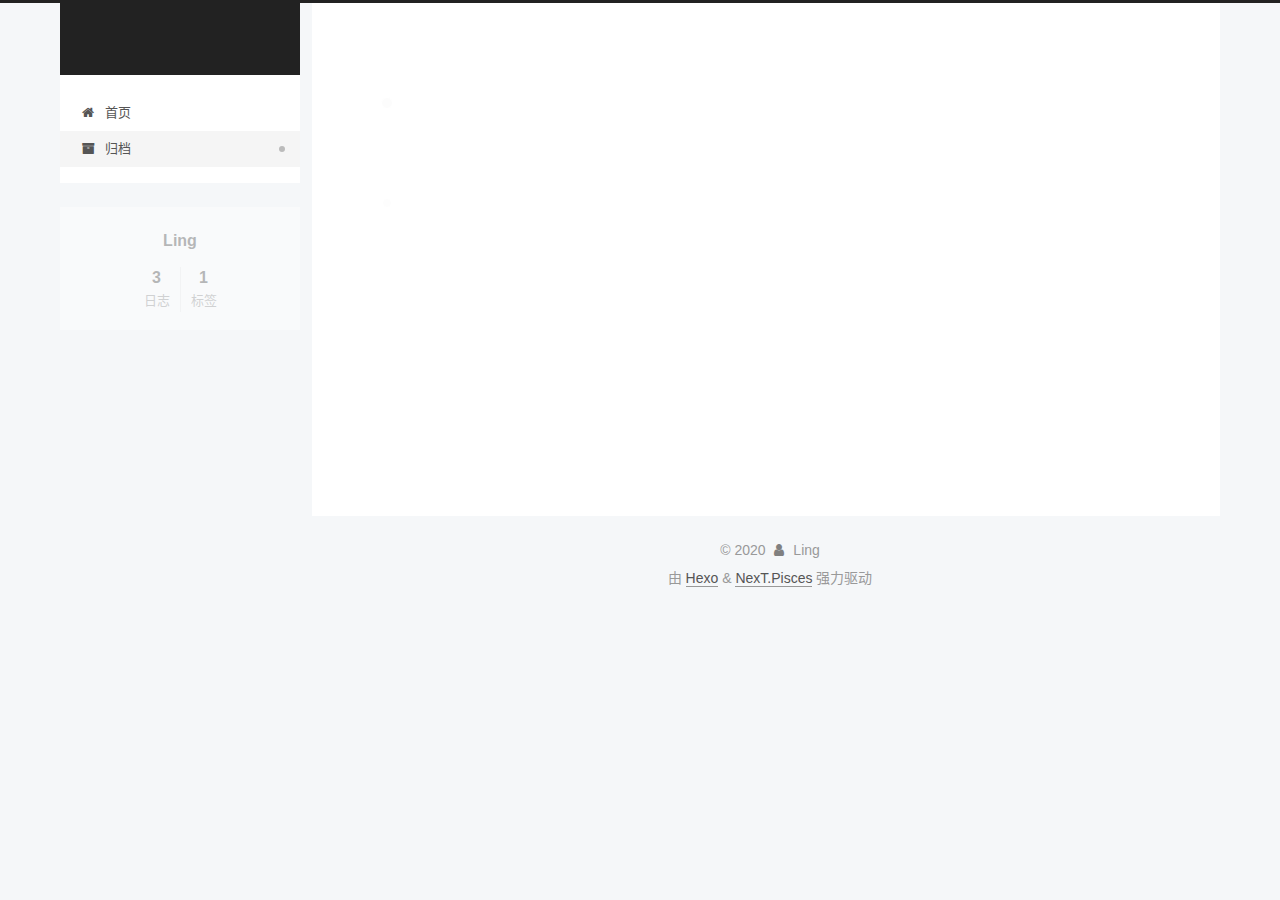
<file: archives/2020/10/index.html>
<!DOCTYPE html>
<html lang="zh-CN">
<head>
  <meta charset="UTF-8">
<meta name="viewport" content="width=device-width, initial-scale=1, maximum-scale=2">
<meta name="theme-color" content="#222">
<meta name="generator" content="Hexo 5.2.0">
  <link rel="apple-touch-icon" sizes="180x180" href="/images/apple-touch-icon-next.png">
  <link rel="icon" type="image/png" sizes="32x32" href="/images/favicon-32x32-next.png">
  <link rel="icon" type="image/png" sizes="16x16" href="/images/favicon-16x16-next.png">
  <link rel="mask-icon" href="/images/logo.svg" color="#222">

<link rel="stylesheet" href="/css/main.css">


<link rel="stylesheet" href="/lib/font-awesome/css/font-awesome.min.css">

<script id="hexo-configurations">
    var NexT = window.NexT || {};
    var CONFIG = {"hostname":"example.com","root":"/","scheme":"Pisces","version":"7.8.0","exturl":false,"sidebar":{"position":"left","display":"post","padding":18,"offset":12,"onmobile":false},"copycode":{"enable":false,"show_result":false,"style":null},"back2top":{"enable":true,"sidebar":false,"scrollpercent":false},"bookmark":{"enable":false,"color":"#222","save":"auto"},"fancybox":false,"mediumzoom":false,"lazyload":false,"pangu":false,"comments":{"style":"tabs","active":null,"storage":true,"lazyload":false,"nav":null},"algolia":{"hits":{"per_page":10},"labels":{"input_placeholder":"Search for Posts","hits_empty":"We didn't find any results for the search: ${query}","hits_stats":"${hits} results found in ${time} ms"}},"localsearch":{"enable":false,"trigger":"auto","top_n_per_article":1,"unescape":false,"preload":false},"motion":{"enable":true,"async":false,"transition":{"post_block":"fadeIn","post_header":"slideDownIn","post_body":"slideDownIn","coll_header":"slideLeftIn","sidebar":"slideUpIn"}}};
  </script>

  <meta property="og:type" content="website">
<meta property="og:title">
<meta property="og:url" content="http://example.com/archives/2020/10/index.html">
<meta property="og:site_name">
<meta property="og:locale" content="zh_CN">
<meta property="article:author" content="Ling">
<meta property="article:tag" content="keyword">
<meta name="twitter:card" content="summary">

<link rel="canonical" href="http://example.com/archives/2020/10/">


<script id="page-configurations">
  // https://hexo.io/docs/variables.html
  CONFIG.page = {
    sidebar: "",
    isHome : false,
    isPost : false,
    lang   : 'zh-CN'
  };
</script>

  <title>归档 | </title>
  






  <noscript>
  <style>
  .use-motion .brand,
  .use-motion .menu-item,
  .sidebar-inner,
  .use-motion .post-block,
  .use-motion .pagination,
  .use-motion .comments,
  .use-motion .post-header,
  .use-motion .post-body,
  .use-motion .collection-header { opacity: initial; }

  .use-motion .site-title,
  .use-motion .site-subtitle {
    opacity: initial;
    top: initial;
  }

  .use-motion .logo-line-before i { left: initial; }
  .use-motion .logo-line-after i { right: initial; }
  </style>
</noscript>

</head>

<body itemscope itemtype="http://schema.org/WebPage">
  <div class="container use-motion">
    <div class="headband"></div>

    <header class="header" itemscope itemtype="http://schema.org/WPHeader">
      <div class="header-inner"><div class="site-brand-container">
  <div class="site-nav-toggle">
    <div class="toggle" aria-label="切换导航栏">
      <span class="toggle-line toggle-line-first"></span>
      <span class="toggle-line toggle-line-middle"></span>
      <span class="toggle-line toggle-line-last"></span>
    </div>
  </div>

  <div class="site-meta">

    <a href="/" class="brand" rel="start">
      <span class="logo-line-before"><i></i></span>
      <h1 class="site-title"></h1>
      <span class="logo-line-after"><i></i></span>
    </a>
  </div>

  <div class="site-nav-right">
    <div class="toggle popup-trigger">
    </div>
  </div>
</div>




<nav class="site-nav">
  <ul id="menu" class="menu">
        <li class="menu-item menu-item-home">

    <a href="/" rel="section"><i class="fa fa-fw fa-home"></i>首页</a>

  </li>
        <li class="menu-item menu-item-archives">

    <a href="/archives/" rel="section"><i class="fa fa-fw fa-archive"></i>归档</a>

  </li>
  </ul>
</nav>




</div>
    </header>

    
  <div class="back-to-top">
    <i class="fa fa-arrow-up"></i>
    <span>0%</span>
  </div>


    <main class="main">
      <div class="main-inner">
        <div class="content-wrap">
          

          <div class="content archive">
            

  
  
  
  <div class="post-block">
    <div class="posts-collapse">
      <div class="collection-title">
        <span class="collection-header">嗯..! 目前共计 3 篇日志。 继续努力。</span>
      </div>

      
    <div class="collection-year">
      <span class="collection-header">2020</span>
    </div>

  <article itemscope itemtype="http://schema.org/Article">
    <header class="post-header">

      <div class="post-meta">
        <time itemprop="dateCreated"
              datetime="2020-10-13T17:50:27+08:00"
              content="2020-10-13">
          10-13
        </time>
      </div>

      <div class="post-title">
          <a class="post-title-link" href="/2020/10/13/latex-pkg-survey/" itemprop="url">
            <span itemprop="name">TeX Live 中必要的宏包、文类与字体</span>
          </a>
      </div>

    </header>
  </article>

  <article itemscope itemtype="http://schema.org/Article">
    <header class="post-header">

      <div class="post-meta">
        <time itemprop="dateCreated"
              datetime="2020-10-08T22:55:53+08:00"
              content="2020-10-08">
          10-08
        </time>
      </div>

      <div class="post-title">
          <a class="post-title-link" href="/2020/10/08/circle-num-latex/" itemprop="url">
            <span itemprop="name">LaTeX 中的圈码数字</span>
          </a>
      </div>

    </header>
  </article>

  <article itemscope itemtype="http://schema.org/Article">
    <header class="post-header">

      <div class="post-meta">
        <time itemprop="dateCreated"
              datetime="2020-10-08T22:12:36+08:00"
              content="2020-10-08">
          10-08
        </time>
      </div>

      <div class="post-title">
          <a class="post-title-link" href="/2020/10/08/hello-world/" itemprop="url">
            <span itemprop="name">Hello World</span>
          </a>
      </div>

    </header>
  </article>


    </div>
  </div>
  
  
  

  



          </div>
          

<script>
  window.addEventListener('tabs:register', () => {
    let { activeClass } = CONFIG.comments;
    if (CONFIG.comments.storage) {
      activeClass = localStorage.getItem('comments_active') || activeClass;
    }
    if (activeClass) {
      let activeTab = document.querySelector(`a[href="#comment-${activeClass}"]`);
      if (activeTab) {
        activeTab.click();
      }
    }
  });
  if (CONFIG.comments.storage) {
    window.addEventListener('tabs:click', event => {
      if (!event.target.matches('.tabs-comment .tab-content .tab-pane')) return;
      let commentClass = event.target.classList[1];
      localStorage.setItem('comments_active', commentClass);
    });
  }
</script>

        </div>
          
  
  <div class="toggle sidebar-toggle">
    <span class="toggle-line toggle-line-first"></span>
    <span class="toggle-line toggle-line-middle"></span>
    <span class="toggle-line toggle-line-last"></span>
  </div>

  <aside class="sidebar">
    <div class="sidebar-inner">

      <ul class="sidebar-nav motion-element">
        <li class="sidebar-nav-toc">
          文章目录
        </li>
        <li class="sidebar-nav-overview">
          站点概览
        </li>
      </ul>

      <!--noindex-->
      <div class="post-toc-wrap sidebar-panel">
      </div>
      <!--/noindex-->

      <div class="site-overview-wrap sidebar-panel">
        <div class="site-author motion-element" itemprop="author" itemscope itemtype="http://schema.org/Person">
  <p class="site-author-name" itemprop="name">Ling</p>
  <div class="site-description" itemprop="description"></div>
</div>
<div class="site-state-wrap motion-element">
  <nav class="site-state">
      <div class="site-state-item site-state-posts">
          <a href="/archives/">
        
          <span class="site-state-item-count">3</span>
          <span class="site-state-item-name">日志</span>
        </a>
      </div>
      <div class="site-state-item site-state-tags">
        <span class="site-state-item-count">1</span>
        <span class="site-state-item-name">标签</span>
      </div>
  </nav>
</div>



      </div>

    </div>
  </aside>
  <div id="sidebar-dimmer"></div>


      </div>
    </main>

    <footer class="footer">
      <div class="footer-inner">
        

        

<div class="copyright">
  
  &copy; 
  <span itemprop="copyrightYear">2020</span>
  <span class="with-love">
    <i class="fa fa-user"></i>
  </span>
  <span class="author" itemprop="copyrightHolder">Ling</span>
</div>
  <div class="powered-by">由 <a href="https://hexo.io/" class="theme-link" rel="noopener" target="_blank">Hexo</a> & <a href="https://pisces.theme-next.org/" class="theme-link" rel="noopener" target="_blank">NexT.Pisces</a> 强力驱动
  </div>

        








      </div>
    </footer>
  </div>

  
  <script src="/lib/anime.min.js"></script>
  <script src="/lib/velocity/velocity.min.js"></script>
  <script src="/lib/velocity/velocity.ui.min.js"></script>

<script src="/js/utils.js"></script>

<script src="/js/motion.js"></script>


<script src="/js/schemes/pisces.js"></script>


<script src="/js/next-boot.js"></script>




  















  

  

</body>
</html>
</file>
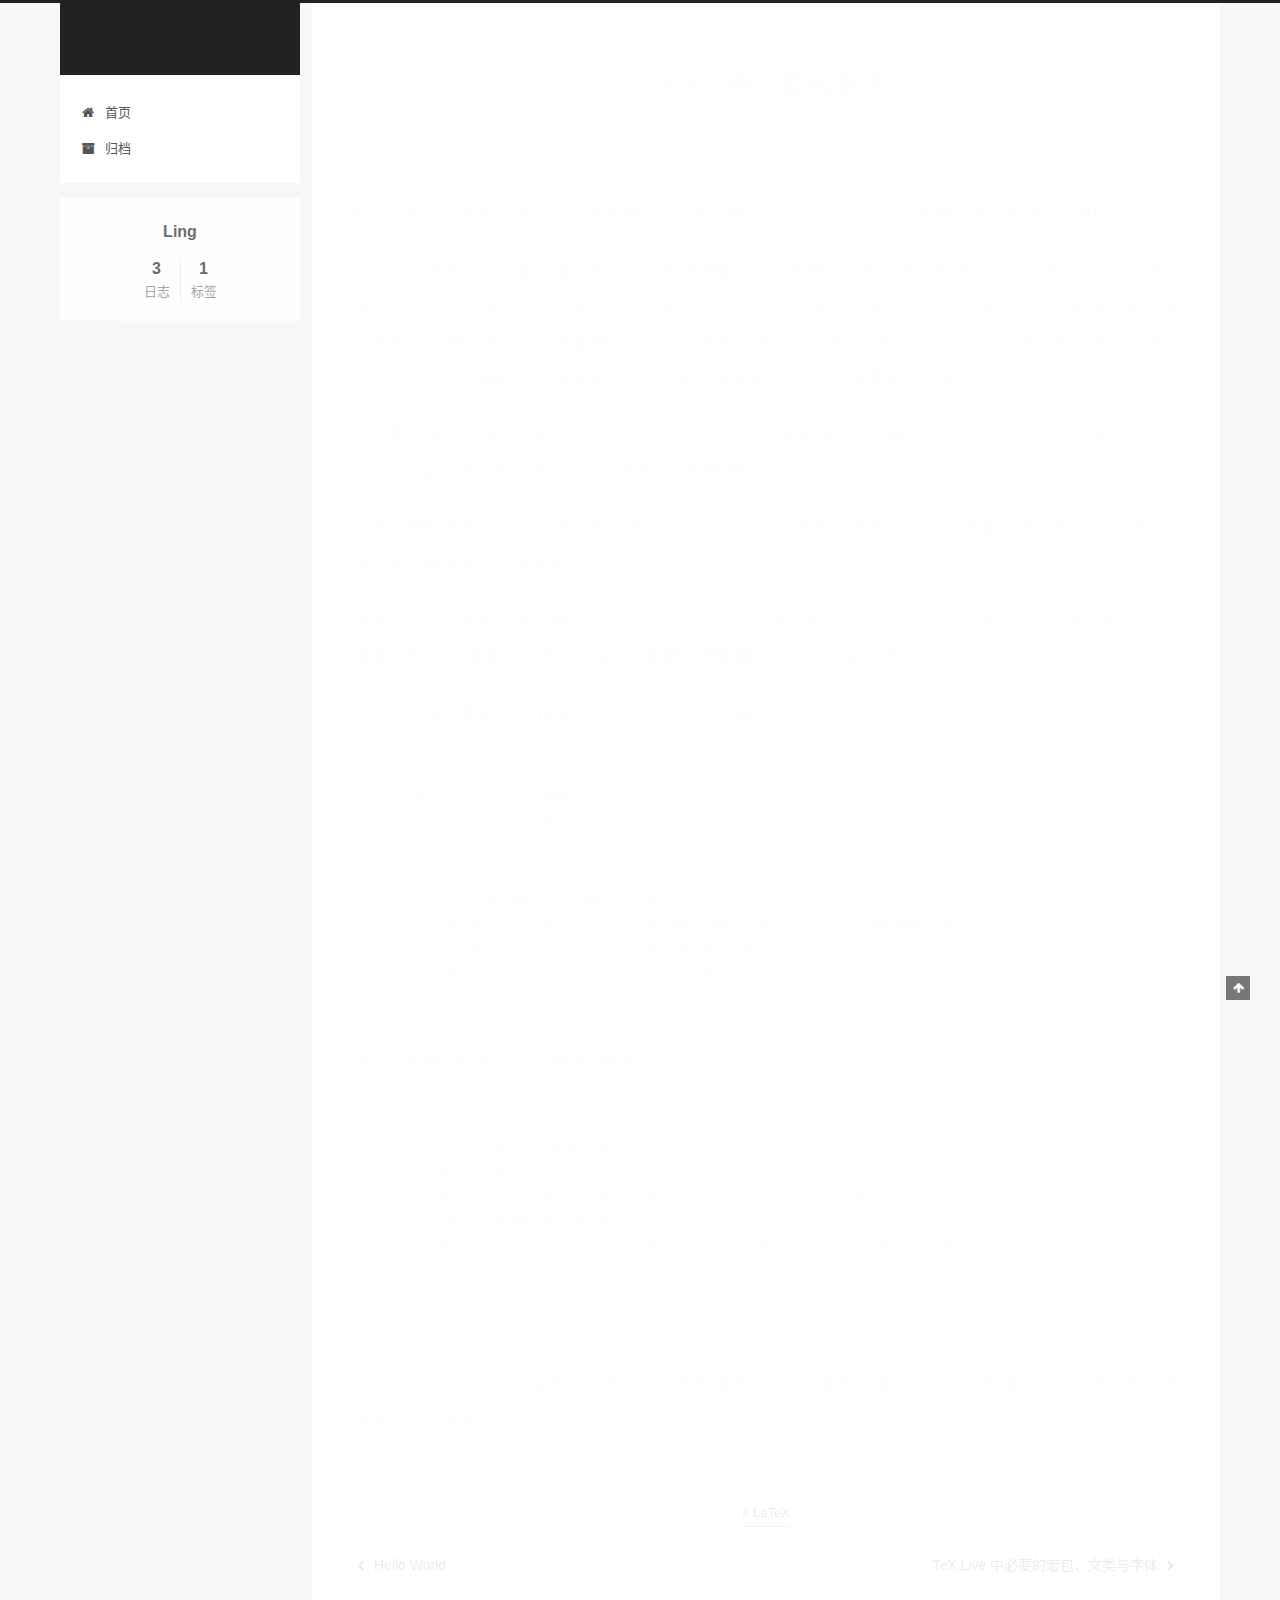
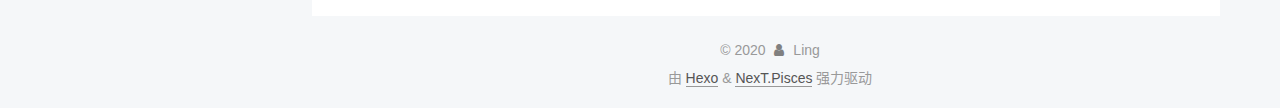
<file: 2020/10/08/circle-num-latex/index.html>
<!DOCTYPE html>
<html lang="zh-CN">
<head>
  <meta charset="UTF-8">
<meta name="viewport" content="width=device-width, initial-scale=1, maximum-scale=2">
<meta name="theme-color" content="#222">
<meta name="generator" content="Hexo 5.2.0">
  <link rel="apple-touch-icon" sizes="180x180" href="/images/apple-touch-icon-next.png">
  <link rel="icon" type="image/png" sizes="32x32" href="/images/favicon-32x32-next.png">
  <link rel="icon" type="image/png" sizes="16x16" href="/images/favicon-16x16-next.png">
  <link rel="mask-icon" href="/images/logo.svg" color="#222">

<link rel="stylesheet" href="/css/main.css">


<link rel="stylesheet" href="/lib/font-awesome/css/font-awesome.min.css">

<script id="hexo-configurations">
    var NexT = window.NexT || {};
    var CONFIG = {"hostname":"example.com","root":"/","scheme":"Pisces","version":"7.8.0","exturl":false,"sidebar":{"position":"left","display":"post","padding":18,"offset":12,"onmobile":false},"copycode":{"enable":false,"show_result":false,"style":null},"back2top":{"enable":true,"sidebar":false,"scrollpercent":false},"bookmark":{"enable":false,"color":"#222","save":"auto"},"fancybox":false,"mediumzoom":false,"lazyload":false,"pangu":false,"comments":{"style":"tabs","active":null,"storage":true,"lazyload":false,"nav":null},"algolia":{"hits":{"per_page":10},"labels":{"input_placeholder":"Search for Posts","hits_empty":"We didn't find any results for the search: ${query}","hits_stats":"${hits} results found in ${time} ms"}},"localsearch":{"enable":false,"trigger":"auto","top_n_per_article":1,"unescape":false,"preload":false},"motion":{"enable":true,"async":false,"transition":{"post_block":"fadeIn","post_header":"slideDownIn","post_body":"slideDownIn","coll_header":"slideLeftIn","sidebar":"slideUpIn"}}};
  </script>

  <meta name="description" content="按目前中文排版的习惯，文史类书籍、论文中的脚注符号 mark 往往采用圈码数字的形式，如 ① 。">
<meta property="og:type" content="article">
<meta property="og:title" content="LaTeX 中的圈码数字">
<meta property="og:url" content="http://example.com/2020/10/08/circle-num-latex/index.html">
<meta property="og:site_name">
<meta property="og:description" content="按目前中文排版的习惯，文史类书籍、论文中的脚注符号 mark 往往采用圈码数字的形式，如 ① 。">
<meta property="og:locale" content="zh_CN">
<meta property="article:published_time" content="2020-10-08T14:55:53.000Z">
<meta property="article:modified_time" content="2020-10-09T01:58:55.217Z">
<meta property="article:author" content="Ling">
<meta property="article:tag" content="LaTeX">
<meta name="twitter:card" content="summary">

<link rel="canonical" href="http://example.com/2020/10/08/circle-num-latex/">


<script id="page-configurations">
  // https://hexo.io/docs/variables.html
  CONFIG.page = {
    sidebar: "",
    isHome : false,
    isPost : true,
    lang   : 'zh-CN'
  };
</script>

  <title>LaTeX 中的圈码数字 | </title>
  






  <noscript>
  <style>
  .use-motion .brand,
  .use-motion .menu-item,
  .sidebar-inner,
  .use-motion .post-block,
  .use-motion .pagination,
  .use-motion .comments,
  .use-motion .post-header,
  .use-motion .post-body,
  .use-motion .collection-header { opacity: initial; }

  .use-motion .site-title,
  .use-motion .site-subtitle {
    opacity: initial;
    top: initial;
  }

  .use-motion .logo-line-before i { left: initial; }
  .use-motion .logo-line-after i { right: initial; }
  </style>
</noscript>

</head>

<body itemscope itemtype="http://schema.org/WebPage">
  <div class="container use-motion">
    <div class="headband"></div>

    <header class="header" itemscope itemtype="http://schema.org/WPHeader">
      <div class="header-inner"><div class="site-brand-container">
  <div class="site-nav-toggle">
    <div class="toggle" aria-label="切换导航栏">
      <span class="toggle-line toggle-line-first"></span>
      <span class="toggle-line toggle-line-middle"></span>
      <span class="toggle-line toggle-line-last"></span>
    </div>
  </div>

  <div class="site-meta">

    <a href="/" class="brand" rel="start">
      <span class="logo-line-before"><i></i></span>
      <h1 class="site-title"></h1>
      <span class="logo-line-after"><i></i></span>
    </a>
  </div>

  <div class="site-nav-right">
    <div class="toggle popup-trigger">
    </div>
  </div>
</div>




<nav class="site-nav">
  <ul id="menu" class="menu">
        <li class="menu-item menu-item-home">

    <a href="/" rel="section"><i class="fa fa-fw fa-home"></i>首页</a>

  </li>
        <li class="menu-item menu-item-archives">

    <a href="/archives/" rel="section"><i class="fa fa-fw fa-archive"></i>归档</a>

  </li>
  </ul>
</nav>




</div>
    </header>

    
  <div class="back-to-top">
    <i class="fa fa-arrow-up"></i>
    <span>0%</span>
  </div>


    <main class="main">
      <div class="main-inner">
        <div class="content-wrap">
          

          <div class="content post posts-expand">
            

    
  
  
  <article itemscope itemtype="http://schema.org/Article" class="post-block" lang="zh-CN">
    <link itemprop="mainEntityOfPage" href="http://example.com/2020/10/08/circle-num-latex/">

    <span hidden itemprop="author" itemscope itemtype="http://schema.org/Person">
      <meta itemprop="image" content="/images/avatar.gif">
      <meta itemprop="name" content="Ling">
      <meta itemprop="description" content="">
    </span>

    <span hidden itemprop="publisher" itemscope itemtype="http://schema.org/Organization">
      <meta itemprop="name" content="">
    </span>
      <header class="post-header">
        <h1 class="post-title" itemprop="name headline">
          LaTeX 中的圈码数字
        </h1>

        <div class="post-meta">
            <span class="post-meta-item">
              <span class="post-meta-item-icon">
                <i class="fa fa-calendar-o"></i>
              </span>
              <span class="post-meta-item-text">发表于</span>

              <time title="创建时间：2020-10-08 22:55:53" itemprop="dateCreated datePublished" datetime="2020-10-08T22:55:53+08:00">2020-10-08</time>
            </span>
              <span class="post-meta-item">
                <span class="post-meta-item-icon">
                  <i class="fa fa-calendar-check-o"></i>
                </span>
                <span class="post-meta-item-text">更新于</span>
                <time title="修改时间：2020-10-09 09:58:55" itemprop="dateModified" datetime="2020-10-09T09:58:55+08:00">2020-10-09</time>
              </span>

          

        </div>
      </header>

    
    
    
    <div class="post-body" itemprop="articleBody">

      
        <p>按目前中文排版的习惯，文史类书籍、论文中的脚注符号 <code>mark</code> 往往采用圈码数字的形式，如 ① 。</p>
<a id="more"></a>

<p>对于这一需求，国内最主要的排版软件<strong>方正书版</strong>（以及其他方正系软件）提供了这一功能。（底层支持应该由方正系的字体提供）。InDesign 在脚注符号选项中并未提供圈码功能的支持，主要是使用特殊字体（即在字母/数字的码位上放置圈码字符）和插件支持。而主流办公软件 MS Word （中文版）则受字体限制只提供了10个圈码（日本版更多一些，视字体而定），超过10就需要手动插入。</p>
<p>对于最重要的科技排版软件 LaTeX 而言，对于这一中文排版问题的解决办法比较多一些，主要有三种，1.利用特定字体提供支持；2.符号拼凑；3.绘制圈码。</p>
<p>字体支持有两种办法，1. 是利用字体宏包如<code>pifont</code> ，这是具体<a target="_blank" rel="noopener" href="https://www.zhihu.com/question/53030087/answer/136006617">做法</a>， 另一种做法是利用日文字体，提供的数字数量更多，这是<a target="_blank" rel="noopener" href="https://www.zhihu.com/question/53030087/answer/136097745">做法</a>。</p>
<p>拼凑法主要是利用现有的圈码生成命令 <code>\textcircled&#123;#1&#125;</code> 进行实现的。<code>\textcircled&#123;#1&#125;</code> 就是用圆环和 <code>#1</code> 拼凑出的符号。我们只需要对调整圆环与 <code>#1</code> 的盒子即可。</p>
<p>绘图的办法主要是利用 <strong>tikz</strong> 包的绘图功能，方法如下：</p>
<figure class="highlight tex"><table><tr><td class="gutter"><pre><span class="line">1</span><br><span class="line">2</span><br><span class="line">3</span><br><span class="line">4</span><br><span class="line">5</span><br><span class="line">6</span><br><span class="line">7</span><br><span class="line">8</span><br><span class="line">9</span><br><span class="line">10</span><br></pre></td><td class="code"><pre><span class="line"><span class="comment">%\usepackage&#123;tikz&#125;</span></span><br><span class="line"><span class="tag">\<span class="name">def</span></span><span class="tag">\<span class="name">tikzcircled</span></span>@a#1&#123;<span class="comment">%</span></span><br><span class="line">  <span class="tag">\<span class="name">settoheight</span></span><span class="tag">\<span class="name">@</span></span>tempdima&#123;#1&#125;<span class="comment">%</span></span><br><span class="line">  <span class="tag">\<span class="name">tikz</span><span class="string">[baseline,line width=0.3pt]</span><span class="string">&#123;%</span></span></span><br><span class="line"><span class="tag"><span class="string">    \pgfmathparse&#123;ifthenelse(#1 &lt; 10, 0.9, ifthenelse(#1 &lt; 100, 0.6, 0.3))&#125;</span></span><span class="comment">%</span></span><br><span class="line">    <span class="tag">\<span class="name">let</span></span><span class="tag">\<span class="name">@</span></span>tempa<span class="tag">\<span class="name">pgfmathresult</span></span></span><br><span class="line">    <span class="tag">\<span class="name">draw</span><span class="string">[fill=white]</span></span> (0,<span class="tag">\<span class="name">@</span></span>tempdima/1.9) circle (<span class="tag">\<span class="name">@</span></span>tempdima/1.9+0.15ex);</span><br><span class="line">    <span class="tag">\<span class="name">node</span><span class="string">[text=black]</span></span> at (0,<span class="tag">\<span class="name">@</span></span>tempdima/1.9) &#123;<span class="comment">%</span></span><br><span class="line">    <span class="tag">\<span class="name">makebox</span><span class="string">[0em]</span><span class="string">[c]</span><span class="string">&#123;\scalebox&#123;\@tempa&#125;</span><span class="string">[0.9]</span><span class="string">&#123;#1&#125;</span></span>&#125;&#125;;</span><br><span class="line">&#125;&#125;</span><br></pre></td></tr></table></figure>
<p>还可以按照同样的方法绘制出阴圈码：</p>
<figure class="highlight tex"><table><tr><td class="gutter"><pre><span class="line">1</span><br><span class="line">2</span><br><span class="line">3</span><br><span class="line">4</span><br><span class="line">5</span><br><span class="line">6</span><br><span class="line">7</span><br><span class="line">8</span><br><span class="line">9</span><br></pre></td><td class="code"><pre><span class="line"><span class="tag">\<span class="name">newcommand</span></span><span class="tag">\<span class="name">tikzcircled</span></span>@b[1]&#123;</span><br><span class="line">  <span class="tag">\<span class="name">settoheight</span></span><span class="tag">\<span class="name">@</span></span>tempdimb&#123;#1&#125;<span class="comment">%</span></span><br><span class="line">  <span class="tag">\<span class="name">tikz</span><span class="string">[baseline]</span><span class="string">&#123;%</span></span></span><br><span class="line"><span class="tag"><span class="string">    \pgfmathparse&#123;ifthenelse(#1 &lt; 10, 0.9, ifthenelse(#1 &lt; 100, 0.7, 0.3))&#125;</span></span><span class="comment">%</span></span><br><span class="line">    <span class="tag">\<span class="name">let</span></span><span class="tag">\<span class="name">@</span></span>tempb<span class="tag">\<span class="name">pgfmathresult</span></span></span><br><span class="line">    <span class="tag">\<span class="name">draw</span><span class="string">[fill=black]</span></span> (0, <span class="tag">\<span class="name">@</span></span>tempdimb/1.9) circle (<span class="tag">\<span class="name">@</span></span>tempdimb/1.9+0.15ex);</span><br><span class="line">    <span class="tag">\<span class="name">node</span><span class="string">[text=white]</span></span> at (0,<span class="tag">\<span class="name">@</span></span>tempdimb/1.9) &#123;<span class="comment">%</span></span><br><span class="line">    <span class="tag">\<span class="name">makebox</span><span class="string">[0em]</span><span class="string">[c]</span><span class="string">&#123;\scalebox&#123;\@tempb&#125;</span><span class="string">[0.9]</span><span class="string">&#123;#1&#125;</span></span>&#125;&#125;;</span><br><span class="line">&#125;&#125;</span><br></pre></td></tr></table></figure>
<p>这三种方法总体而言，显然是绘图方法适用范围更广，前二者都是建立在对字体的基础上，且第二种过于简略，并不推荐。</p>

    </div>

    
    
    

      <footer class="post-footer">
          <div class="post-tags">
              <a href="/tags/LaTeX/" rel="tag"># LaTeX</a>
          </div>

        


        
    <div class="post-nav">
      <div class="post-nav-item">
    <a href="/2020/10/08/hello-world/" rel="prev" title="Hello World">
      <i class="fa fa-chevron-left"></i> Hello World
    </a></div>
      <div class="post-nav-item">
    <a href="/2020/10/13/latex-pkg-survey/" rel="next" title="TeX Live 中必要的宏包、文类与字体">
      TeX Live 中必要的宏包、文类与字体 <i class="fa fa-chevron-right"></i>
    </a></div>
    </div>
      </footer>
    
  </article>
  
  
  



          </div>
          

<script>
  window.addEventListener('tabs:register', () => {
    let { activeClass } = CONFIG.comments;
    if (CONFIG.comments.storage) {
      activeClass = localStorage.getItem('comments_active') || activeClass;
    }
    if (activeClass) {
      let activeTab = document.querySelector(`a[href="#comment-${activeClass}"]`);
      if (activeTab) {
        activeTab.click();
      }
    }
  });
  if (CONFIG.comments.storage) {
    window.addEventListener('tabs:click', event => {
      if (!event.target.matches('.tabs-comment .tab-content .tab-pane')) return;
      let commentClass = event.target.classList[1];
      localStorage.setItem('comments_active', commentClass);
    });
  }
</script>

        </div>
          
  
  <div class="toggle sidebar-toggle">
    <span class="toggle-line toggle-line-first"></span>
    <span class="toggle-line toggle-line-middle"></span>
    <span class="toggle-line toggle-line-last"></span>
  </div>

  <aside class="sidebar">
    <div class="sidebar-inner">

      <ul class="sidebar-nav motion-element">
        <li class="sidebar-nav-toc">
          文章目录
        </li>
        <li class="sidebar-nav-overview">
          站点概览
        </li>
      </ul>

      <!--noindex-->
      <div class="post-toc-wrap sidebar-panel">
      </div>
      <!--/noindex-->

      <div class="site-overview-wrap sidebar-panel">
        <div class="site-author motion-element" itemprop="author" itemscope itemtype="http://schema.org/Person">
  <p class="site-author-name" itemprop="name">Ling</p>
  <div class="site-description" itemprop="description"></div>
</div>
<div class="site-state-wrap motion-element">
  <nav class="site-state">
      <div class="site-state-item site-state-posts">
          <a href="/archives/">
        
          <span class="site-state-item-count">3</span>
          <span class="site-state-item-name">日志</span>
        </a>
      </div>
      <div class="site-state-item site-state-tags">
        <span class="site-state-item-count">1</span>
        <span class="site-state-item-name">标签</span>
      </div>
  </nav>
</div>



      </div>

    </div>
  </aside>
  <div id="sidebar-dimmer"></div>


      </div>
    </main>

    <footer class="footer">
      <div class="footer-inner">
        

        

<div class="copyright">
  
  &copy; 
  <span itemprop="copyrightYear">2020</span>
  <span class="with-love">
    <i class="fa fa-user"></i>
  </span>
  <span class="author" itemprop="copyrightHolder">Ling</span>
</div>
  <div class="powered-by">由 <a href="https://hexo.io/" class="theme-link" rel="noopener" target="_blank">Hexo</a> & <a href="https://pisces.theme-next.org/" class="theme-link" rel="noopener" target="_blank">NexT.Pisces</a> 强力驱动
  </div>

        








      </div>
    </footer>
  </div>

  
  <script src="/lib/anime.min.js"></script>
  <script src="/lib/velocity/velocity.min.js"></script>
  <script src="/lib/velocity/velocity.ui.min.js"></script>

<script src="/js/utils.js"></script>

<script src="/js/motion.js"></script>


<script src="/js/schemes/pisces.js"></script>


<script src="/js/next-boot.js"></script>




  















  

  

</body>
</html>
</file>
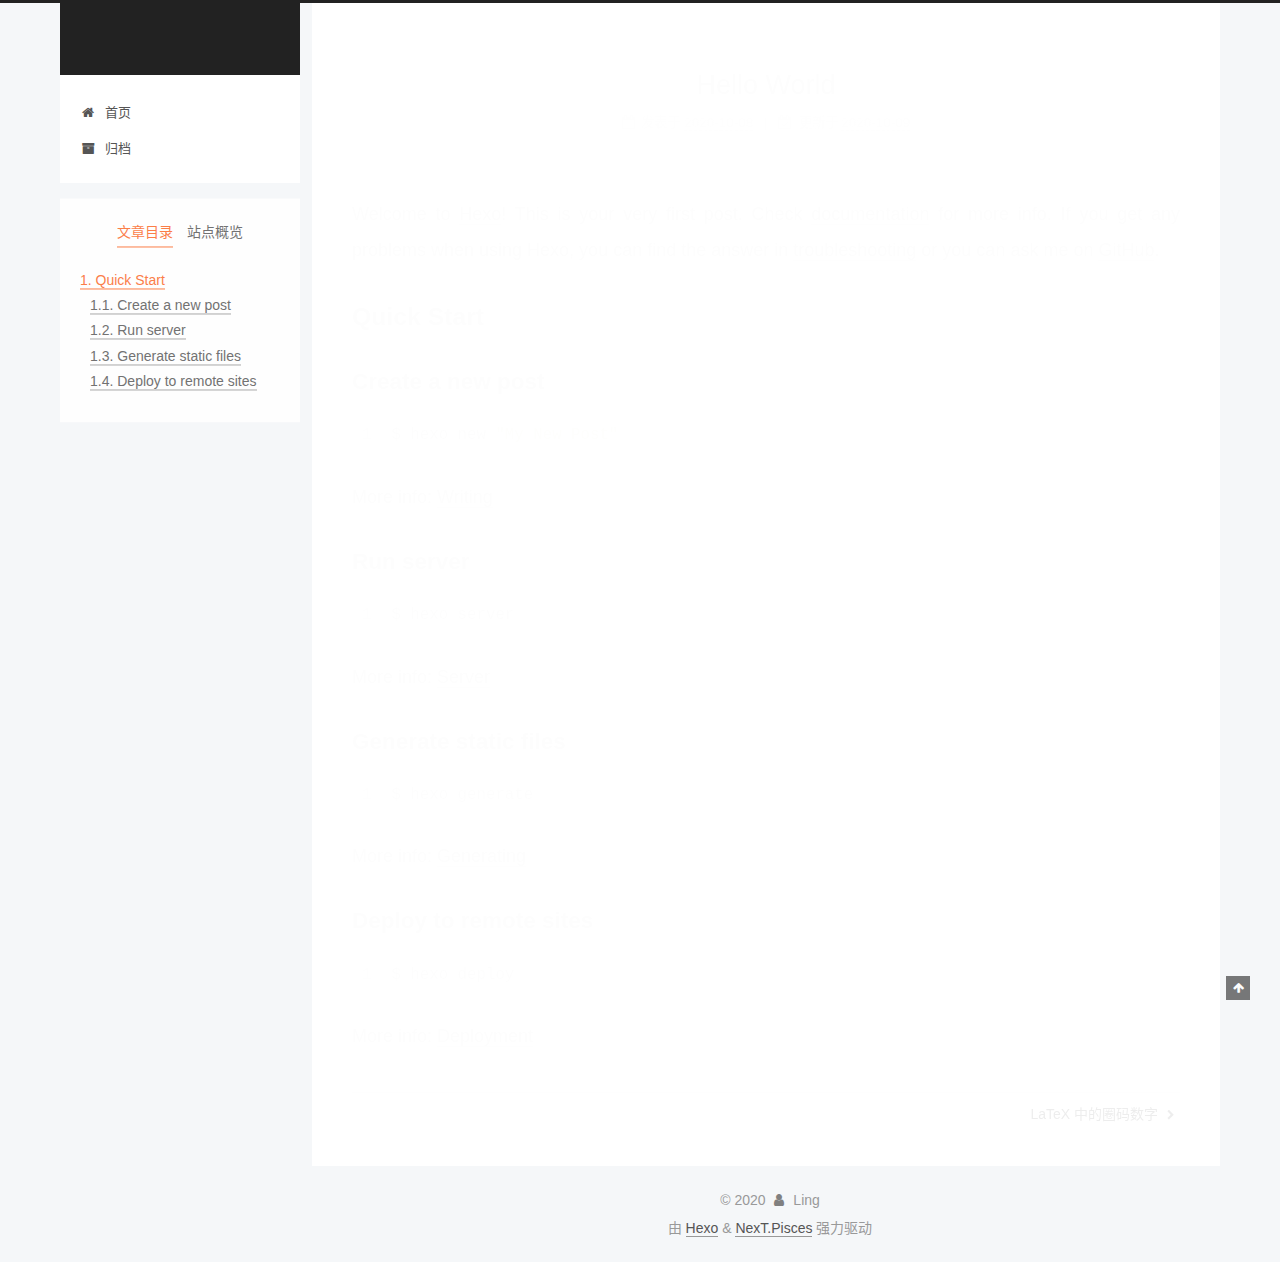
<file: 2020/10/08/hello-world/index.html>
<!DOCTYPE html>
<html lang="zh-CN">
<head>
  <meta charset="UTF-8">
<meta name="viewport" content="width=device-width, initial-scale=1, maximum-scale=2">
<meta name="theme-color" content="#222">
<meta name="generator" content="Hexo 5.2.0">
  <link rel="apple-touch-icon" sizes="180x180" href="/images/apple-touch-icon-next.png">
  <link rel="icon" type="image/png" sizes="32x32" href="/images/favicon-32x32-next.png">
  <link rel="icon" type="image/png" sizes="16x16" href="/images/favicon-16x16-next.png">
  <link rel="mask-icon" href="/images/logo.svg" color="#222">

<link rel="stylesheet" href="/css/main.css">


<link rel="stylesheet" href="/lib/font-awesome/css/font-awesome.min.css">

<script id="hexo-configurations">
    var NexT = window.NexT || {};
    var CONFIG = {"hostname":"example.com","root":"/","scheme":"Pisces","version":"7.8.0","exturl":false,"sidebar":{"position":"left","display":"post","padding":18,"offset":12,"onmobile":false},"copycode":{"enable":false,"show_result":false,"style":null},"back2top":{"enable":true,"sidebar":false,"scrollpercent":false},"bookmark":{"enable":false,"color":"#222","save":"auto"},"fancybox":false,"mediumzoom":false,"lazyload":false,"pangu":false,"comments":{"style":"tabs","active":null,"storage":true,"lazyload":false,"nav":null},"algolia":{"hits":{"per_page":10},"labels":{"input_placeholder":"Search for Posts","hits_empty":"We didn't find any results for the search: ${query}","hits_stats":"${hits} results found in ${time} ms"}},"localsearch":{"enable":false,"trigger":"auto","top_n_per_article":1,"unescape":false,"preload":false},"motion":{"enable":true,"async":false,"transition":{"post_block":"fadeIn","post_header":"slideDownIn","post_body":"slideDownIn","coll_header":"slideLeftIn","sidebar":"slideUpIn"}}};
  </script>

  <meta name="description" content="Welcome to Hexo! This is your very first post. Check documentation for more info. If you get any problems when using Hexo, you can find the answer in troubleshooting or you can ask me on GitHub.">
<meta property="og:type" content="article">
<meta property="og:title" content="Hello World">
<meta property="og:url" content="http://example.com/2020/10/08/hello-world/index.html">
<meta property="og:site_name">
<meta property="og:description" content="Welcome to Hexo! This is your very first post. Check documentation for more info. If you get any problems when using Hexo, you can find the answer in troubleshooting or you can ask me on GitHub.">
<meta property="og:locale" content="zh_CN">
<meta property="article:published_time" content="2020-10-08T14:12:36.880Z">
<meta property="article:modified_time" content="2020-10-09T01:25:46.015Z">
<meta property="article:author" content="Ling">
<meta property="article:tag" content="keyword">
<meta name="twitter:card" content="summary">

<link rel="canonical" href="http://example.com/2020/10/08/hello-world/">


<script id="page-configurations">
  // https://hexo.io/docs/variables.html
  CONFIG.page = {
    sidebar: "",
    isHome : false,
    isPost : true,
    lang   : 'zh-CN'
  };
</script>

  <title>Hello World | </title>
  






  <noscript>
  <style>
  .use-motion .brand,
  .use-motion .menu-item,
  .sidebar-inner,
  .use-motion .post-block,
  .use-motion .pagination,
  .use-motion .comments,
  .use-motion .post-header,
  .use-motion .post-body,
  .use-motion .collection-header { opacity: initial; }

  .use-motion .site-title,
  .use-motion .site-subtitle {
    opacity: initial;
    top: initial;
  }

  .use-motion .logo-line-before i { left: initial; }
  .use-motion .logo-line-after i { right: initial; }
  </style>
</noscript>

</head>

<body itemscope itemtype="http://schema.org/WebPage">
  <div class="container use-motion">
    <div class="headband"></div>

    <header class="header" itemscope itemtype="http://schema.org/WPHeader">
      <div class="header-inner"><div class="site-brand-container">
  <div class="site-nav-toggle">
    <div class="toggle" aria-label="切换导航栏">
      <span class="toggle-line toggle-line-first"></span>
      <span class="toggle-line toggle-line-middle"></span>
      <span class="toggle-line toggle-line-last"></span>
    </div>
  </div>

  <div class="site-meta">

    <a href="/" class="brand" rel="start">
      <span class="logo-line-before"><i></i></span>
      <h1 class="site-title"></h1>
      <span class="logo-line-after"><i></i></span>
    </a>
  </div>

  <div class="site-nav-right">
    <div class="toggle popup-trigger">
    </div>
  </div>
</div>




<nav class="site-nav">
  <ul id="menu" class="menu">
        <li class="menu-item menu-item-home">

    <a href="/" rel="section"><i class="fa fa-fw fa-home"></i>首页</a>

  </li>
        <li class="menu-item menu-item-archives">

    <a href="/archives/" rel="section"><i class="fa fa-fw fa-archive"></i>归档</a>

  </li>
  </ul>
</nav>




</div>
    </header>

    
  <div class="back-to-top">
    <i class="fa fa-arrow-up"></i>
    <span>0%</span>
  </div>


    <main class="main">
      <div class="main-inner">
        <div class="content-wrap">
          

          <div class="content post posts-expand">
            

    
  
  
  <article itemscope itemtype="http://schema.org/Article" class="post-block" lang="zh-CN">
    <link itemprop="mainEntityOfPage" href="http://example.com/2020/10/08/hello-world/">

    <span hidden itemprop="author" itemscope itemtype="http://schema.org/Person">
      <meta itemprop="image" content="/images/avatar.gif">
      <meta itemprop="name" content="Ling">
      <meta itemprop="description" content="">
    </span>

    <span hidden itemprop="publisher" itemscope itemtype="http://schema.org/Organization">
      <meta itemprop="name" content="">
    </span>
      <header class="post-header">
        <h1 class="post-title" itemprop="name headline">
          Hello World
        </h1>

        <div class="post-meta">
            <span class="post-meta-item">
              <span class="post-meta-item-icon">
                <i class="fa fa-calendar-o"></i>
              </span>
              <span class="post-meta-item-text">发表于</span>

              <time title="创建时间：2020-10-08 22:12:36" itemprop="dateCreated datePublished" datetime="2020-10-08T22:12:36+08:00">2020-10-08</time>
            </span>
              <span class="post-meta-item">
                <span class="post-meta-item-icon">
                  <i class="fa fa-calendar-check-o"></i>
                </span>
                <span class="post-meta-item-text">更新于</span>
                <time title="修改时间：2020-10-09 09:25:46" itemprop="dateModified" datetime="2020-10-09T09:25:46+08:00">2020-10-09</time>
              </span>

          

        </div>
      </header>

    
    
    
    <div class="post-body" itemprop="articleBody">

      
        <p>Welcome to <a target="_blank" rel="noopener" href="https://hexo.io/">Hexo</a>! This is your very first post. Check <a target="_blank" rel="noopener" href="https://hexo.io/docs/">documentation</a> for more info. If you get any problems when using Hexo, you can find the answer in <a target="_blank" rel="noopener" href="https://hexo.io/docs/troubleshooting.html">troubleshooting</a> or you can ask me on <a target="_blank" rel="noopener" href="https://github.com/hexojs/hexo/issues">GitHub</a>.</p>
<a id="more"></a>

<h2 id="Quick-Start"><a href="#Quick-Start" class="headerlink" title="Quick Start"></a>Quick Start</h2><h3 id="Create-a-new-post"><a href="#Create-a-new-post" class="headerlink" title="Create a new post"></a>Create a new post</h3><figure class="highlight bash"><table><tr><td class="gutter"><pre><span class="line">1</span><br></pre></td><td class="code"><pre><span class="line">$ hexo new <span class="string">&quot;My New Post&quot;</span></span><br></pre></td></tr></table></figure>

<p>More info: <a target="_blank" rel="noopener" href="https://hexo.io/docs/writing.html">Writing</a></p>
<h3 id="Run-server"><a href="#Run-server" class="headerlink" title="Run server"></a>Run server</h3><figure class="highlight bash"><table><tr><td class="gutter"><pre><span class="line">1</span><br></pre></td><td class="code"><pre><span class="line">$ hexo server</span><br></pre></td></tr></table></figure>

<p>More info: <a target="_blank" rel="noopener" href="https://hexo.io/docs/server.html">Server</a></p>
<h3 id="Generate-static-files"><a href="#Generate-static-files" class="headerlink" title="Generate static files"></a>Generate static files</h3><figure class="highlight bash"><table><tr><td class="gutter"><pre><span class="line">1</span><br></pre></td><td class="code"><pre><span class="line">$ hexo generate</span><br></pre></td></tr></table></figure>

<p>More info: <a target="_blank" rel="noopener" href="https://hexo.io/docs/generating.html">Generating</a></p>
<h3 id="Deploy-to-remote-sites"><a href="#Deploy-to-remote-sites" class="headerlink" title="Deploy to remote sites"></a>Deploy to remote sites</h3><figure class="highlight bash"><table><tr><td class="gutter"><pre><span class="line">1</span><br></pre></td><td class="code"><pre><span class="line">$ hexo deploy</span><br></pre></td></tr></table></figure>

<p>More info: <a target="_blank" rel="noopener" href="https://hexo.io/docs/one-command-deployment.html">Deployment</a></p>

    </div>

    
    
    

      <footer class="post-footer">

        


        
    <div class="post-nav">
      <div class="post-nav-item"></div>
      <div class="post-nav-item">
    <a href="/2020/10/08/circle-num-latex/" rel="next" title="LaTeX 中的圈码数字">
      LaTeX 中的圈码数字 <i class="fa fa-chevron-right"></i>
    </a></div>
    </div>
      </footer>
    
  </article>
  
  
  



          </div>
          

<script>
  window.addEventListener('tabs:register', () => {
    let { activeClass } = CONFIG.comments;
    if (CONFIG.comments.storage) {
      activeClass = localStorage.getItem('comments_active') || activeClass;
    }
    if (activeClass) {
      let activeTab = document.querySelector(`a[href="#comment-${activeClass}"]`);
      if (activeTab) {
        activeTab.click();
      }
    }
  });
  if (CONFIG.comments.storage) {
    window.addEventListener('tabs:click', event => {
      if (!event.target.matches('.tabs-comment .tab-content .tab-pane')) return;
      let commentClass = event.target.classList[1];
      localStorage.setItem('comments_active', commentClass);
    });
  }
</script>

        </div>
          
  
  <div class="toggle sidebar-toggle">
    <span class="toggle-line toggle-line-first"></span>
    <span class="toggle-line toggle-line-middle"></span>
    <span class="toggle-line toggle-line-last"></span>
  </div>

  <aside class="sidebar">
    <div class="sidebar-inner">

      <ul class="sidebar-nav motion-element">
        <li class="sidebar-nav-toc">
          文章目录
        </li>
        <li class="sidebar-nav-overview">
          站点概览
        </li>
      </ul>

      <!--noindex-->
      <div class="post-toc-wrap sidebar-panel">
          <div class="post-toc motion-element"><ol class="nav"><li class="nav-item nav-level-2"><a class="nav-link" href="#Quick-Start"><span class="nav-number">1.</span> <span class="nav-text">Quick Start</span></a><ol class="nav-child"><li class="nav-item nav-level-3"><a class="nav-link" href="#Create-a-new-post"><span class="nav-number">1.1.</span> <span class="nav-text">Create a new post</span></a></li><li class="nav-item nav-level-3"><a class="nav-link" href="#Run-server"><span class="nav-number">1.2.</span> <span class="nav-text">Run server</span></a></li><li class="nav-item nav-level-3"><a class="nav-link" href="#Generate-static-files"><span class="nav-number">1.3.</span> <span class="nav-text">Generate static files</span></a></li><li class="nav-item nav-level-3"><a class="nav-link" href="#Deploy-to-remote-sites"><span class="nav-number">1.4.</span> <span class="nav-text">Deploy to remote sites</span></a></li></ol></li></ol></div>
      </div>
      <!--/noindex-->

      <div class="site-overview-wrap sidebar-panel">
        <div class="site-author motion-element" itemprop="author" itemscope itemtype="http://schema.org/Person">
  <p class="site-author-name" itemprop="name">Ling</p>
  <div class="site-description" itemprop="description"></div>
</div>
<div class="site-state-wrap motion-element">
  <nav class="site-state">
      <div class="site-state-item site-state-posts">
          <a href="/archives/">
        
          <span class="site-state-item-count">3</span>
          <span class="site-state-item-name">日志</span>
        </a>
      </div>
      <div class="site-state-item site-state-tags">
        <span class="site-state-item-count">1</span>
        <span class="site-state-item-name">标签</span>
      </div>
  </nav>
</div>



      </div>

    </div>
  </aside>
  <div id="sidebar-dimmer"></div>


      </div>
    </main>

    <footer class="footer">
      <div class="footer-inner">
        

        

<div class="copyright">
  
  &copy; 
  <span itemprop="copyrightYear">2020</span>
  <span class="with-love">
    <i class="fa fa-user"></i>
  </span>
  <span class="author" itemprop="copyrightHolder">Ling</span>
</div>
  <div class="powered-by">由 <a href="https://hexo.io/" class="theme-link" rel="noopener" target="_blank">Hexo</a> & <a href="https://pisces.theme-next.org/" class="theme-link" rel="noopener" target="_blank">NexT.Pisces</a> 强力驱动
  </div>

        








      </div>
    </footer>
  </div>

  
  <script src="/lib/anime.min.js"></script>
  <script src="/lib/velocity/velocity.min.js"></script>
  <script src="/lib/velocity/velocity.ui.min.js"></script>

<script src="/js/utils.js"></script>

<script src="/js/motion.js"></script>


<script src="/js/schemes/pisces.js"></script>


<script src="/js/next-boot.js"></script>




  















  

  

</body>
</html>
</file>
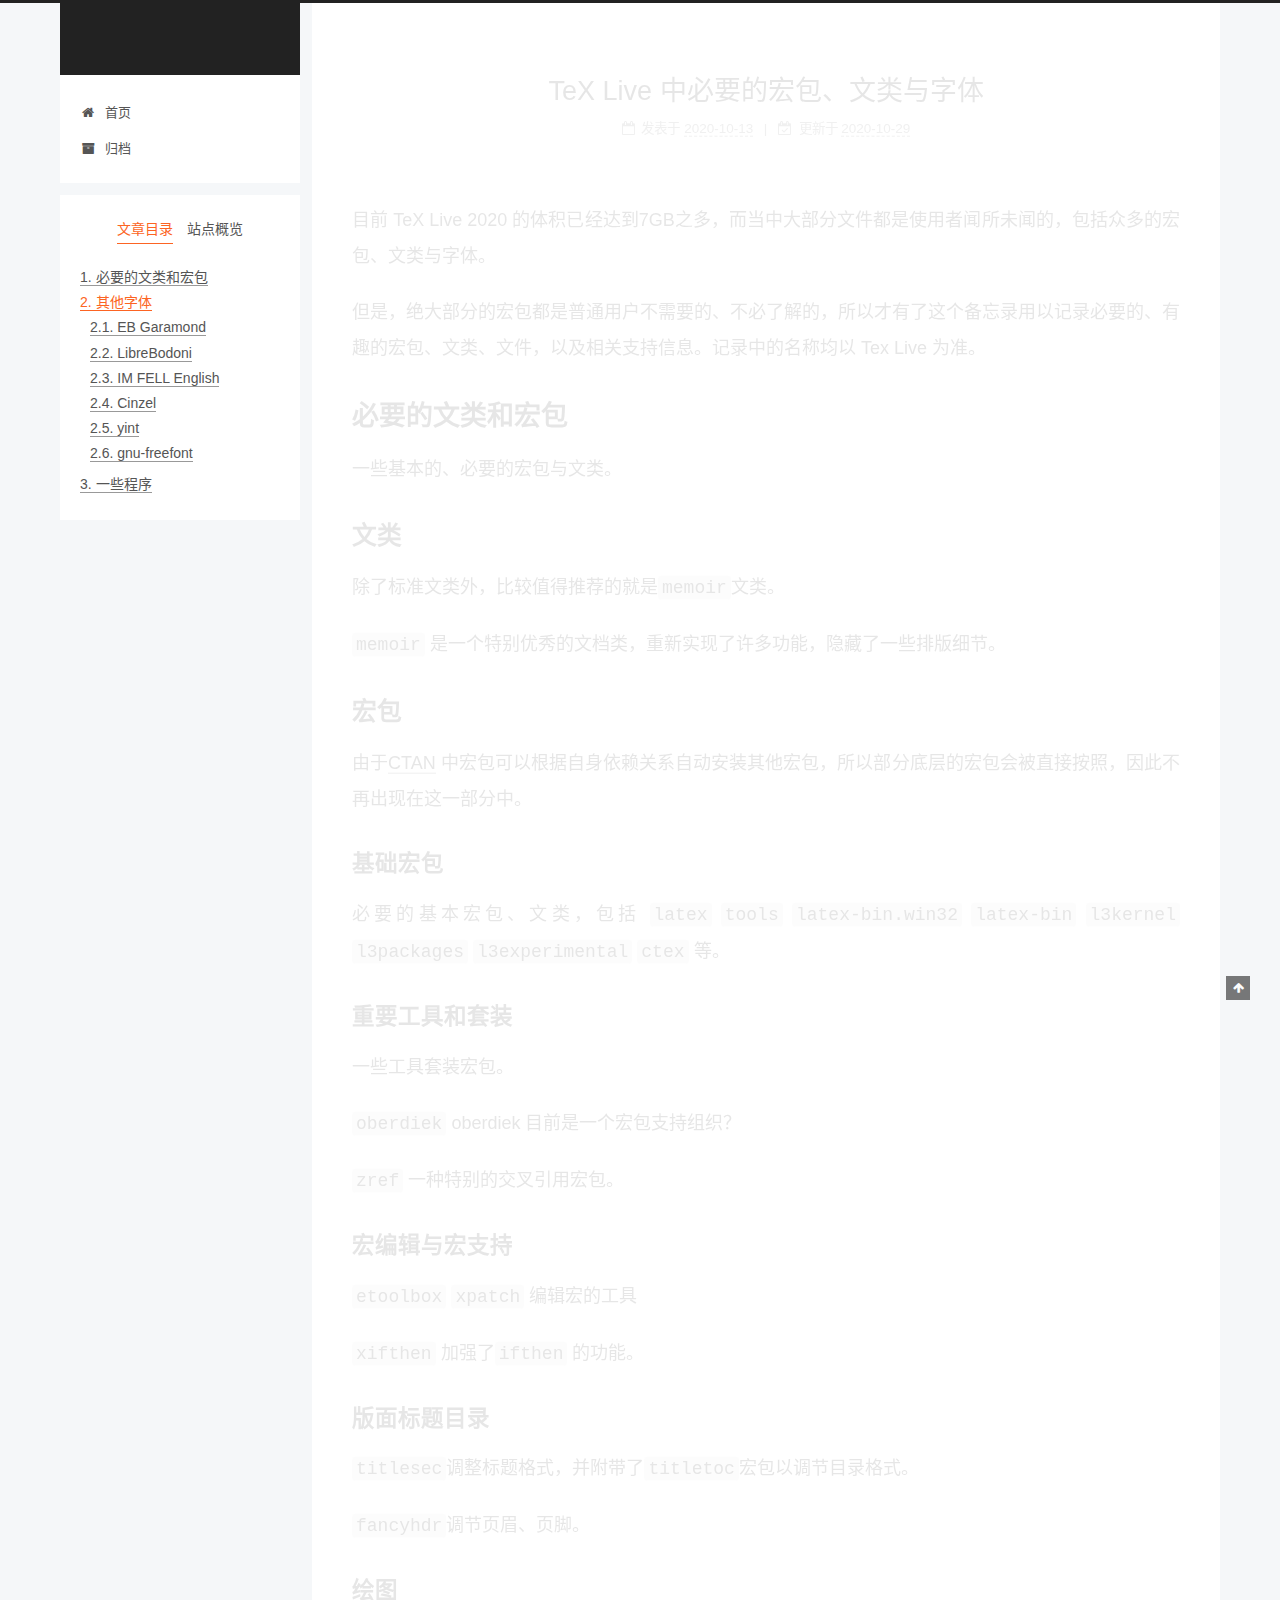
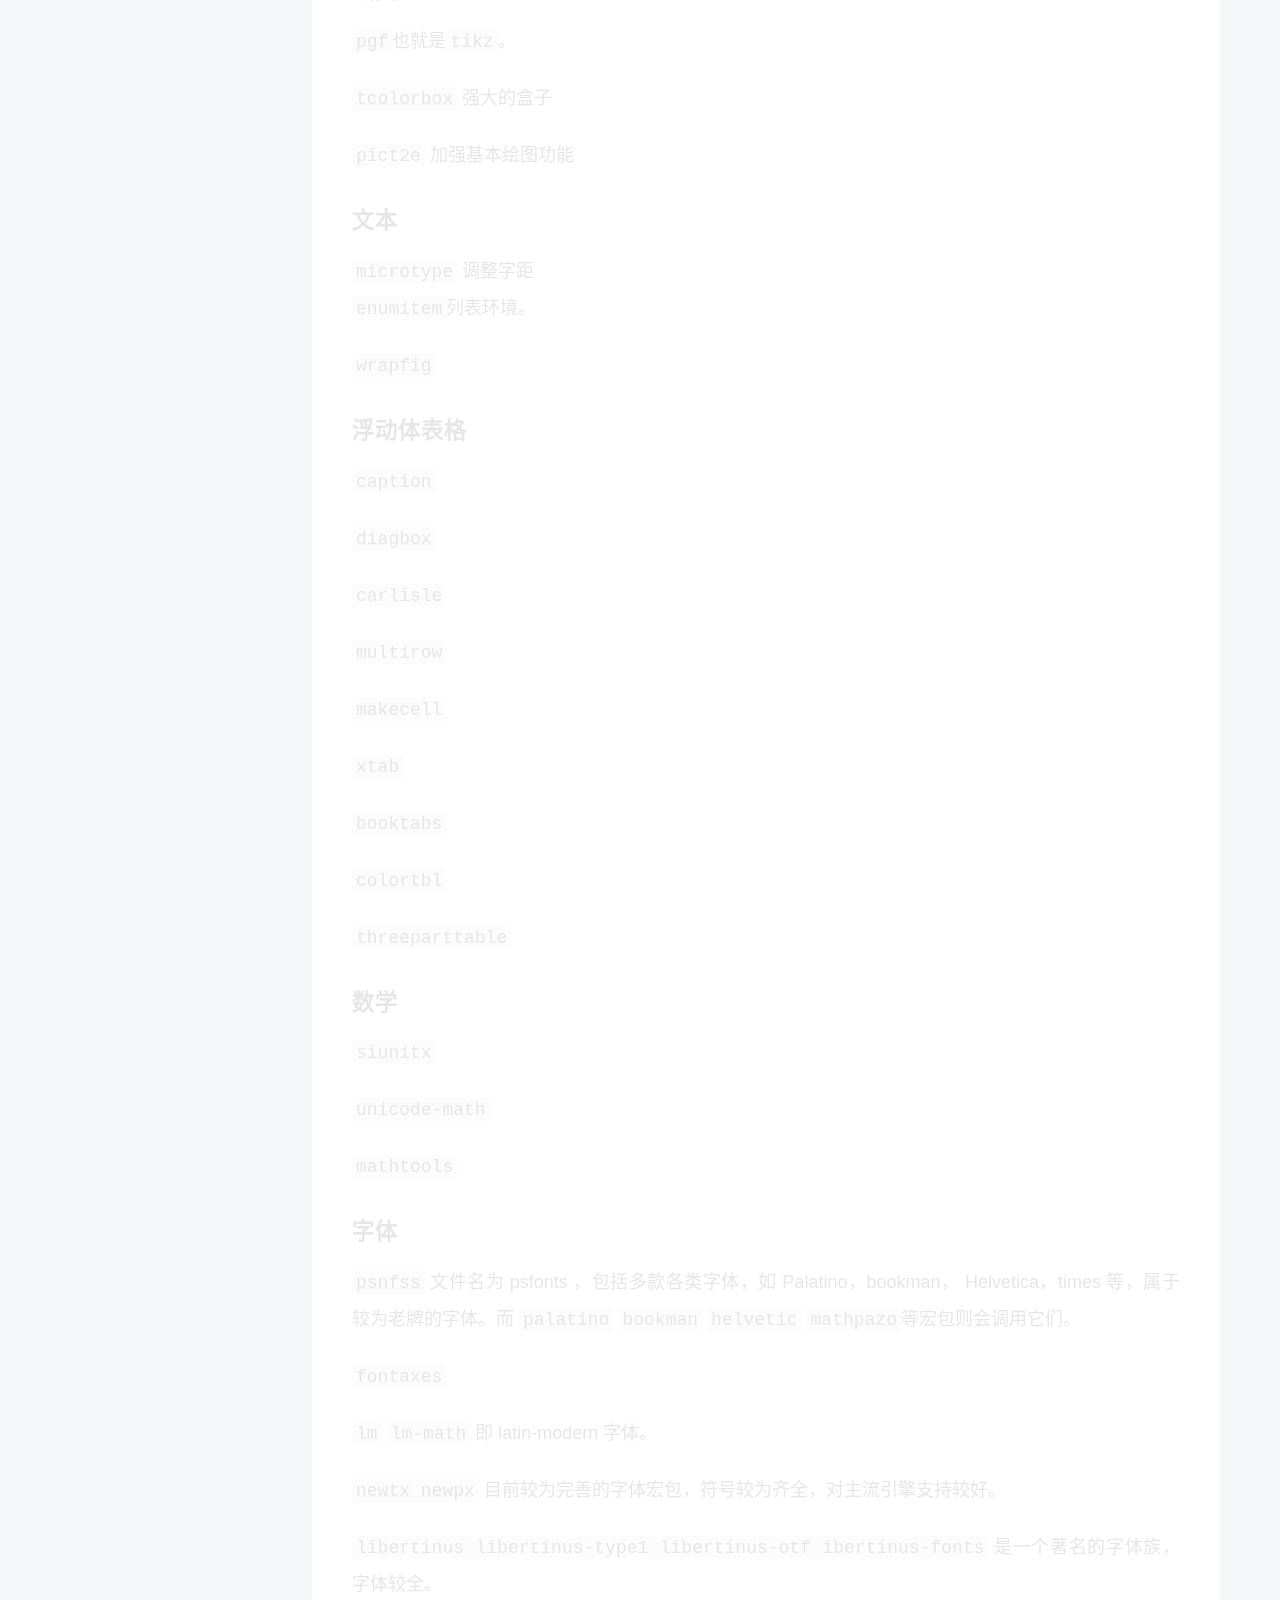
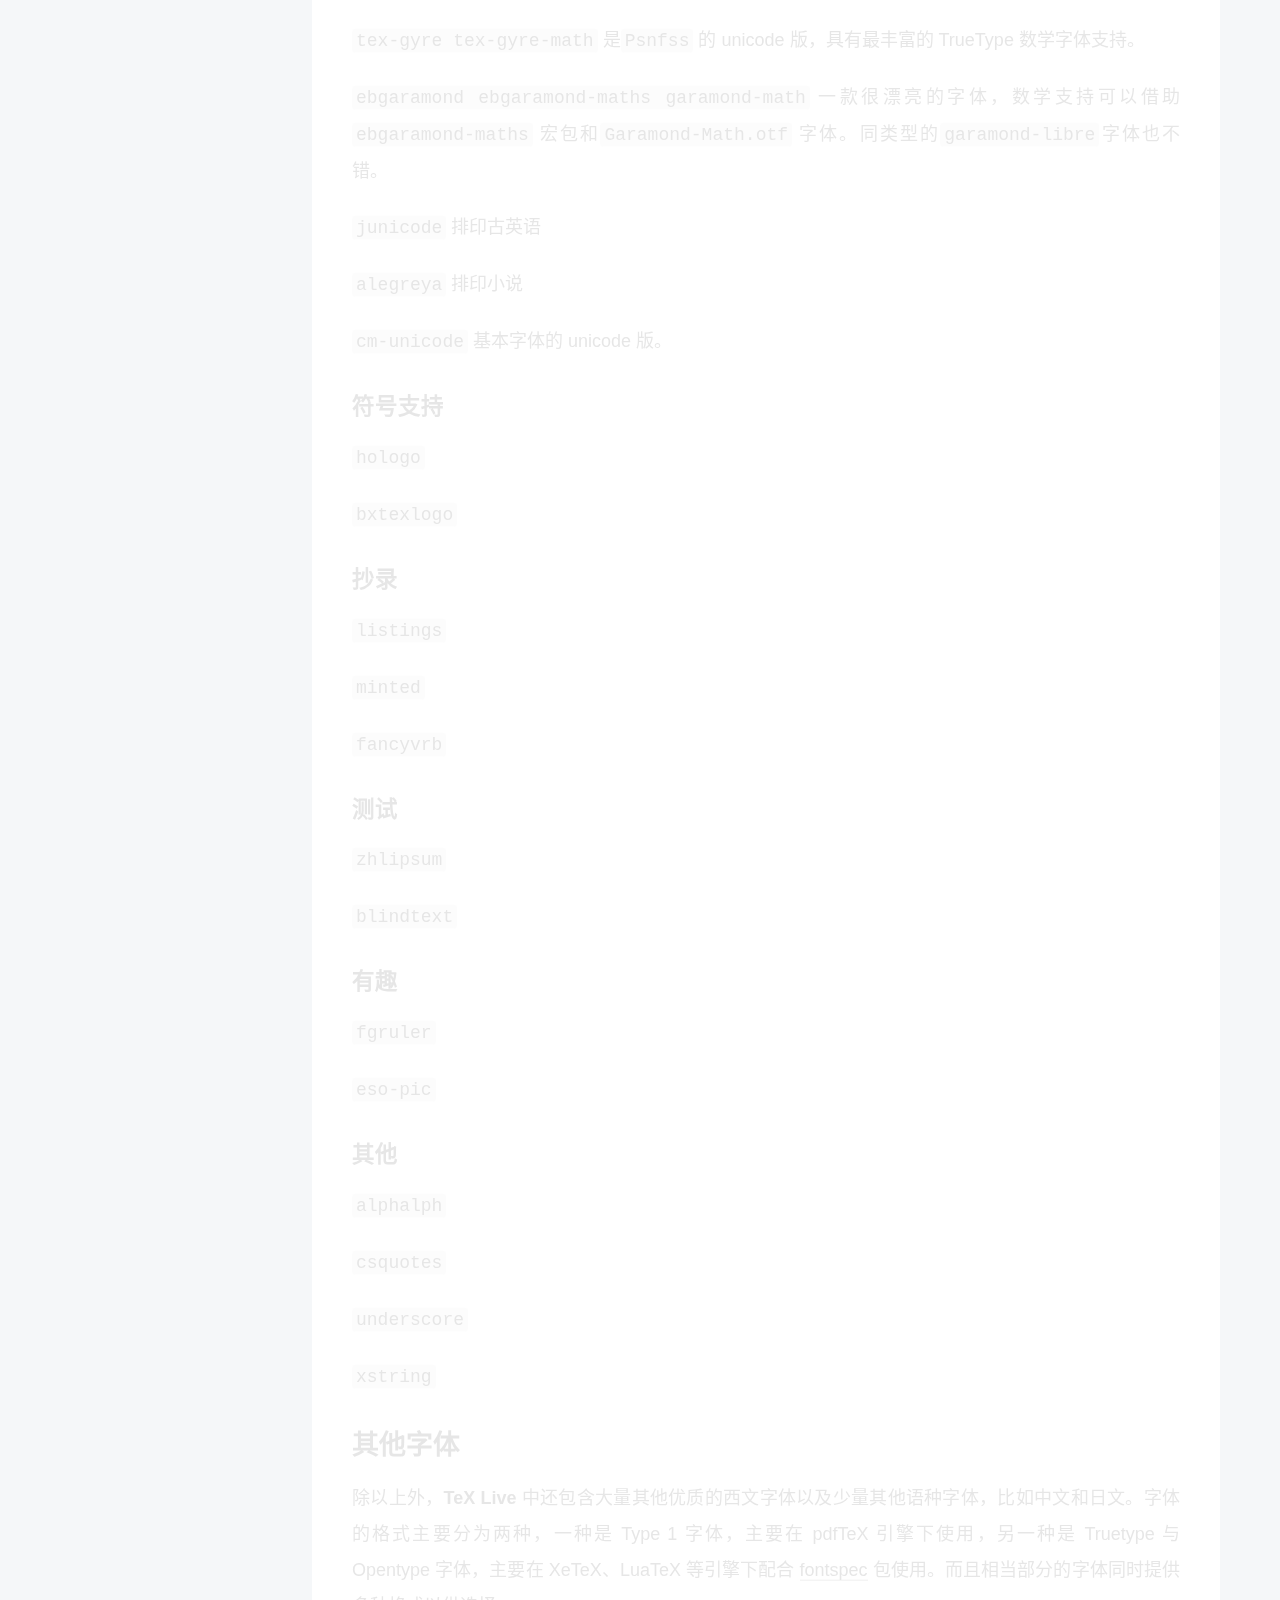
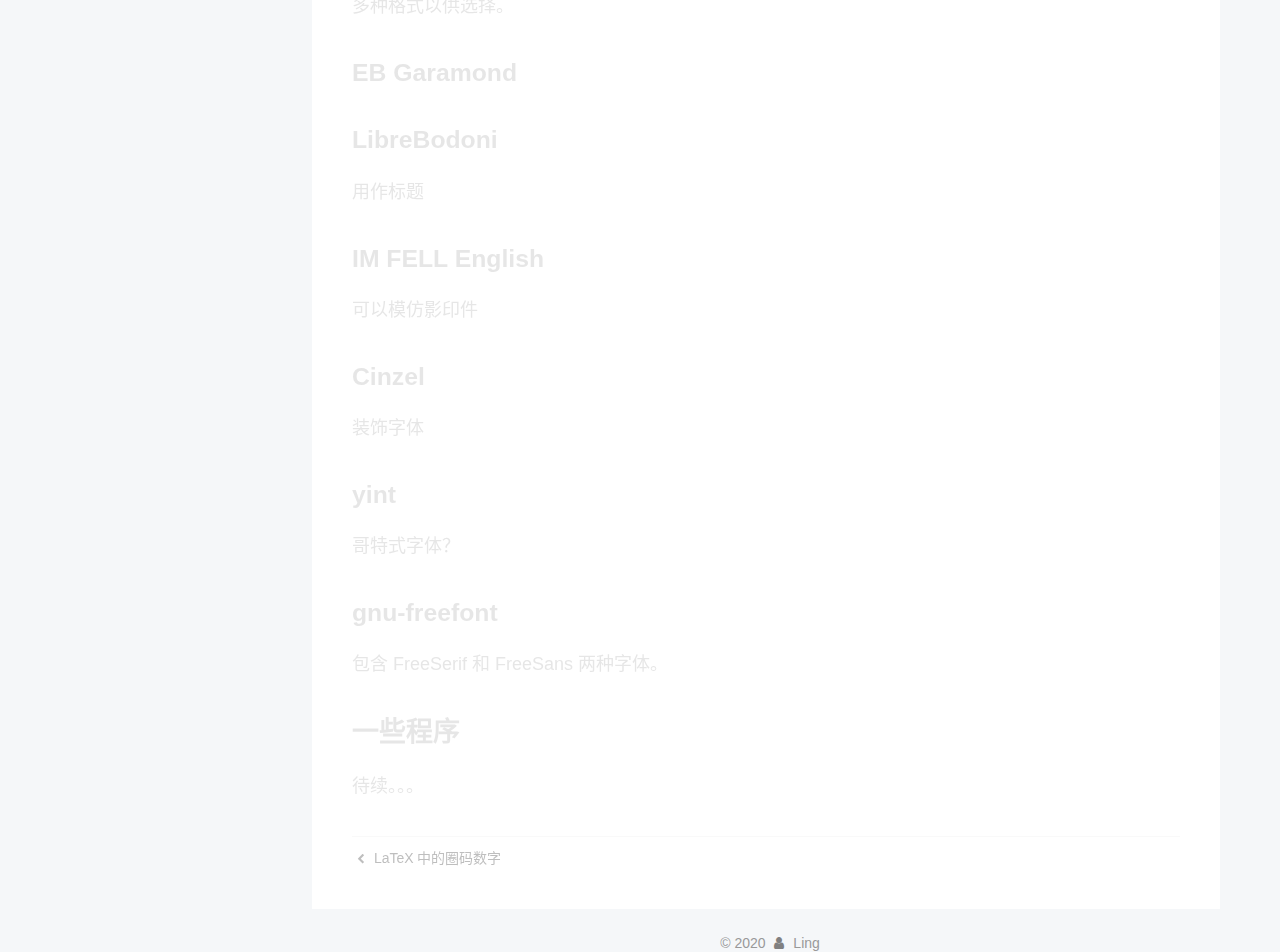
<file: 2020/10/13/latex-pkg-survey/index.html>
<!DOCTYPE html>
<html lang="zh-CN">
<head>
  <meta charset="UTF-8">
<meta name="viewport" content="width=device-width, initial-scale=1, maximum-scale=2">
<meta name="theme-color" content="#222">
<meta name="generator" content="Hexo 5.2.0">
  <link rel="apple-touch-icon" sizes="180x180" href="/images/apple-touch-icon-next.png">
  <link rel="icon" type="image/png" sizes="32x32" href="/images/favicon-32x32-next.png">
  <link rel="icon" type="image/png" sizes="16x16" href="/images/favicon-16x16-next.png">
  <link rel="mask-icon" href="/images/logo.svg" color="#222">

<link rel="stylesheet" href="/css/main.css">


<link rel="stylesheet" href="/lib/font-awesome/css/font-awesome.min.css">

<script id="hexo-configurations">
    var NexT = window.NexT || {};
    var CONFIG = {"hostname":"example.com","root":"/","scheme":"Pisces","version":"7.8.0","exturl":false,"sidebar":{"position":"left","display":"post","padding":18,"offset":12,"onmobile":false},"copycode":{"enable":false,"show_result":false,"style":null},"back2top":{"enable":true,"sidebar":false,"scrollpercent":false},"bookmark":{"enable":false,"color":"#222","save":"auto"},"fancybox":false,"mediumzoom":false,"lazyload":false,"pangu":false,"comments":{"style":"tabs","active":null,"storage":true,"lazyload":false,"nav":null},"algolia":{"hits":{"per_page":10},"labels":{"input_placeholder":"Search for Posts","hits_empty":"We didn't find any results for the search: ${query}","hits_stats":"${hits} results found in ${time} ms"}},"localsearch":{"enable":false,"trigger":"auto","top_n_per_article":1,"unescape":false,"preload":false},"motion":{"enable":true,"async":false,"transition":{"post_block":"fadeIn","post_header":"slideDownIn","post_body":"slideDownIn","coll_header":"slideLeftIn","sidebar":"slideUpIn"}}};
  </script>

  <meta name="description" content="目前 TeX Live 2020 的体积已经达到7GB之多，而当中大部分文件都是使用者闻所未闻的，包括众多的宏包、文类与字体。">
<meta property="og:type" content="article">
<meta property="og:title" content="TeX Live 中必要的宏包、文类与字体">
<meta property="og:url" content="http://example.com/2020/10/13/latex-pkg-survey/index.html">
<meta property="og:site_name">
<meta property="og:description" content="目前 TeX Live 2020 的体积已经达到7GB之多，而当中大部分文件都是使用者闻所未闻的，包括众多的宏包、文类与字体。">
<meta property="og:locale" content="zh_CN">
<meta property="article:published_time" content="2020-10-13T09:50:27.000Z">
<meta property="article:modified_time" content="2020-10-29T04:28:01.379Z">
<meta property="article:author" content="Ling">
<meta property="article:tag" content="keyword">
<meta name="twitter:card" content="summary">

<link rel="canonical" href="http://example.com/2020/10/13/latex-pkg-survey/">


<script id="page-configurations">
  // https://hexo.io/docs/variables.html
  CONFIG.page = {
    sidebar: "",
    isHome : false,
    isPost : true,
    lang   : 'zh-CN'
  };
</script>

  <title>TeX Live 中必要的宏包、文类与字体 | </title>
  






  <noscript>
  <style>
  .use-motion .brand,
  .use-motion .menu-item,
  .sidebar-inner,
  .use-motion .post-block,
  .use-motion .pagination,
  .use-motion .comments,
  .use-motion .post-header,
  .use-motion .post-body,
  .use-motion .collection-header { opacity: initial; }

  .use-motion .site-title,
  .use-motion .site-subtitle {
    opacity: initial;
    top: initial;
  }

  .use-motion .logo-line-before i { left: initial; }
  .use-motion .logo-line-after i { right: initial; }
  </style>
</noscript>

</head>

<body itemscope itemtype="http://schema.org/WebPage">
  <div class="container use-motion">
    <div class="headband"></div>

    <header class="header" itemscope itemtype="http://schema.org/WPHeader">
      <div class="header-inner"><div class="site-brand-container">
  <div class="site-nav-toggle">
    <div class="toggle" aria-label="切换导航栏">
      <span class="toggle-line toggle-line-first"></span>
      <span class="toggle-line toggle-line-middle"></span>
      <span class="toggle-line toggle-line-last"></span>
    </div>
  </div>

  <div class="site-meta">

    <a href="/" class="brand" rel="start">
      <span class="logo-line-before"><i></i></span>
      <h1 class="site-title"></h1>
      <span class="logo-line-after"><i></i></span>
    </a>
  </div>

  <div class="site-nav-right">
    <div class="toggle popup-trigger">
    </div>
  </div>
</div>




<nav class="site-nav">
  <ul id="menu" class="menu">
        <li class="menu-item menu-item-home">

    <a href="/" rel="section"><i class="fa fa-fw fa-home"></i>首页</a>

  </li>
        <li class="menu-item menu-item-archives">

    <a href="/archives/" rel="section"><i class="fa fa-fw fa-archive"></i>归档</a>

  </li>
  </ul>
</nav>




</div>
    </header>

    
  <div class="back-to-top">
    <i class="fa fa-arrow-up"></i>
    <span>0%</span>
  </div>


    <main class="main">
      <div class="main-inner">
        <div class="content-wrap">
          

          <div class="content post posts-expand">
            

    
  
  
  <article itemscope itemtype="http://schema.org/Article" class="post-block" lang="zh-CN">
    <link itemprop="mainEntityOfPage" href="http://example.com/2020/10/13/latex-pkg-survey/">

    <span hidden itemprop="author" itemscope itemtype="http://schema.org/Person">
      <meta itemprop="image" content="/images/avatar.gif">
      <meta itemprop="name" content="Ling">
      <meta itemprop="description" content="">
    </span>

    <span hidden itemprop="publisher" itemscope itemtype="http://schema.org/Organization">
      <meta itemprop="name" content="">
    </span>
      <header class="post-header">
        <h1 class="post-title" itemprop="name headline">
          TeX Live 中必要的宏包、文类与字体
        </h1>

        <div class="post-meta">
            <span class="post-meta-item">
              <span class="post-meta-item-icon">
                <i class="fa fa-calendar-o"></i>
              </span>
              <span class="post-meta-item-text">发表于</span>

              <time title="创建时间：2020-10-13 17:50:27" itemprop="dateCreated datePublished" datetime="2020-10-13T17:50:27+08:00">2020-10-13</time>
            </span>
              <span class="post-meta-item">
                <span class="post-meta-item-icon">
                  <i class="fa fa-calendar-check-o"></i>
                </span>
                <span class="post-meta-item-text">更新于</span>
                <time title="修改时间：2020-10-29 12:28:01" itemprop="dateModified" datetime="2020-10-29T12:28:01+08:00">2020-10-29</time>
              </span>

          

        </div>
      </header>

    
    
    
    <div class="post-body" itemprop="articleBody">

      
        <p>目前 TeX Live 2020 的体积已经达到7GB之多，而当中大部分文件都是使用者闻所未闻的，包括众多的宏包、文类与字体。</p>
<a id="more"></a>

<p>但是，绝大部分的宏包都是普通用户不需要的、不必了解的，所以才有了这个备忘录用以记录必要的、有趣的宏包、文类、文件，以及相关支持信息。记录中的名称均以 Tex Live 为准。</p>
<h1 id="必要的文类和宏包"><a href="#必要的文类和宏包" class="headerlink" title="必要的文类和宏包"></a>必要的文类和宏包</h1><p>一些基本的、必要的宏包与文类。</p>
<h2 id="文类"><a href="#文类" class="headerlink" title="文类"></a>文类</h2><p>除了标准文类外，比较值得推荐的就是<code>memoir</code>文类。</p>
<p><code>memoir</code> 是一个特别优秀的文档类，重新实现了许多功能，隐藏了一些排版细节。</p>
<h2 id="宏包"><a href="#宏包" class="headerlink" title="宏包"></a>宏包</h2><p>由于<a target="_blank" rel="noopener" href="https://ctan.org/">CTAN</a> 中宏包可以根据自身依赖关系自动安装其他宏包，所以部分底层的宏包会被直接按照，因此不再出现在这一部分中。</p>
<h3 id="基础宏包"><a href="#基础宏包" class="headerlink" title="基础宏包"></a>基础宏包</h3><p>必要的基本宏包、文类，包括 <code>latex</code> <code>tools</code> <code>latex-bin.win32</code> <code>latex-bin</code> <code>l3kernel</code> <code>l3packages</code> <code>l3experimental</code> <code>ctex</code> 等。</p>
<h3 id="重要工具和套装"><a href="#重要工具和套装" class="headerlink" title="重要工具和套装"></a>重要工具和套装</h3><p>一些工具套装宏包。</p>
<p><code>oberdiek</code> oberdiek 目前是一个宏包支持组织？</p>
<p><code>zref</code> 一种特别的交叉引用宏包。</p>
<h3 id="宏编辑与宏支持"><a href="#宏编辑与宏支持" class="headerlink" title="宏编辑与宏支持"></a>宏编辑与宏支持</h3><p><code>etoolbox</code>  <code>xpatch</code> 编辑宏的工具</p>
<p><code>xifthen</code> 加强了<code>ifthen</code> 的功能。</p>
<h3 id="版面标题目录"><a href="#版面标题目录" class="headerlink" title="版面标题目录"></a>版面标题目录</h3><p><code>titlesec</code>调整标题格式，并附带了<code>titletoc</code>宏包以调节目录格式。</p>
<p><code>fancyhdr</code>调节页眉、页脚。</p>
<h3 id="绘图"><a href="#绘图" class="headerlink" title="绘图"></a>绘图</h3><p><code>pgf</code>也就是<code>tikz</code>。</p>
<p><code>tcolorbox</code> 强大的盒子</p>
<p><code>pict2e</code> 加强基本绘图功能</p>
<h3 id="文本"><a href="#文本" class="headerlink" title="文本"></a>文本</h3><p><code>microtype</code> 调整字距<br><code>enumitem</code>列表环境。</p>
<p><code>wrapfig</code></p>
<h3 id="浮动体表格"><a href="#浮动体表格" class="headerlink" title="浮动体表格"></a>浮动体表格</h3><p><code>caption</code></p>
<p><code>diagbox</code></p>
<p><code>carlisle</code></p>
<p><code>multirow</code></p>
<p><code>makecell</code></p>
<p><code>xtab</code></p>
<p><code>booktabs</code></p>
<p><code>colortbl</code></p>
<p><code>threeparttable</code></p>
<h3 id="数学"><a href="#数学" class="headerlink" title="数学"></a>数学</h3><p><code>siunitx</code></p>
<p><code>unicode-math</code></p>
<p><code>mathtools</code></p>
<h3 id="字体"><a href="#字体" class="headerlink" title="字体"></a>字体</h3><p><code>psnfss</code> 文件名为 psfonts ，包括多款各类字体，如 Palatino，bookman， Helvetica，times 等，属于较为老牌的字体。而 <code>palatino</code> <code>bookman</code> <code>helvetic</code> <code>mathpazo</code>等宏包则会调用它们。</p>
<p><code>fontaxes</code></p>
<p><code>lm</code> <code>lm-math</code> 即 latin-modern 字体。</p>
<p><code>newtx newpx</code> 目前较为完善的字体宏包，符号较为齐全，对主流引擎支持较好。</p>
<p><code>libertinus libertinus-type1 libertinus-otf ibertinus-fonts</code> 是一个著名的字体族，字体较全。</p>
<p><code>tex-gyre tex-gyre-math</code> 是<code>Psnfss</code> 的 unicode 版，具有最丰富的 TrueType 数学字体支持。</p>
<p><code>ebgaramond ebgaramond-maths garamond-math</code> 一款很漂亮的字体，数学支持可以借助<code>ebgaramond-maths</code> 宏包和<code>Garamond-Math.otf</code> 字体。同类型的<code>garamond-libre</code>字体也不错。</p>
<p><code>junicode</code> 排印古英语</p>
<p><code>alegreya</code> 排印小说</p>
<p><code>cm-unicode</code> 基本字体的 unicode 版。</p>
<h3 id="符号支持"><a href="#符号支持" class="headerlink" title="符号支持"></a>符号支持</h3><p><code>hologo</code></p>
<p><code>bxtexlogo</code></p>
<h3 id="抄录"><a href="#抄录" class="headerlink" title="抄录"></a>抄录</h3><p><code>listings</code></p>
<p><code>minted</code>  </p>
<p><code>fancyvrb</code></p>
<h3 id="测试"><a href="#测试" class="headerlink" title="测试"></a>测试</h3><p><code>zhlipsum</code></p>
<p><code>blindtext</code></p>
<h3 id="有趣"><a href="#有趣" class="headerlink" title="有趣"></a>有趣</h3><p><code>fgruler</code></p>
<p><code>eso-pic</code></p>
<h3 id="其他"><a href="#其他" class="headerlink" title="其他"></a>其他</h3><p><code>alphalph</code></p>
<p><code>csquotes</code></p>
<p><code>underscore</code></p>
<p><code>xstring</code></p>
<h1 id="其他字体"><a href="#其他字体" class="headerlink" title="其他字体"></a>其他字体</h1><p>除以上外，<strong>TeX Live</strong> 中还包含大量其他优质的西文字体以及少量其他语种字体，比如中文和日文。字体的格式主要分为两种，一种是 Type 1 字体，主要在 pdfTeX 引擎下使用，另一种是 Truetype 与 Opentype 字体，主要在 XeTeX、LuaTeX 等引擎下配合 <a target="_blank" rel="noopener" href="https://ctan.org/pkg/fontspec">fontspec</a> 包使用。而且相当部分的字体同时提供多种格式以供选择。</p>
<h2 id="EB-Garamond"><a href="#EB-Garamond" class="headerlink" title="EB Garamond"></a>EB Garamond</h2><h2 id="LibreBodoni"><a href="#LibreBodoni" class="headerlink" title="LibreBodoni"></a>LibreBodoni</h2><p>用作标题</p>
<h2 id="IM-FELL-English"><a href="#IM-FELL-English" class="headerlink" title="IM FELL English"></a>IM FELL English</h2><p>可以模仿影印件</p>
<h2 id="Cinzel"><a href="#Cinzel" class="headerlink" title="Cinzel"></a>Cinzel</h2><p>装饰字体</p>
<h2 id="yint"><a href="#yint" class="headerlink" title="yint"></a>yint</h2><p>哥特式字体？</p>
<h2 id="gnu-freefont"><a href="#gnu-freefont" class="headerlink" title="gnu-freefont"></a>gnu-freefont</h2><p>包含 FreeSerif 和 FreeSans 两种字体。</p>
<h1 id="一些程序"><a href="#一些程序" class="headerlink" title="一些程序"></a>一些程序</h1><p>待续。。。</p>

    </div>

    
    
    

      <footer class="post-footer">

        


        
    <div class="post-nav">
      <div class="post-nav-item">
    <a href="/2020/10/08/circle-num-latex/" rel="prev" title="LaTeX 中的圈码数字">
      <i class="fa fa-chevron-left"></i> LaTeX 中的圈码数字
    </a></div>
      <div class="post-nav-item"></div>
    </div>
      </footer>
    
  </article>
  
  
  



          </div>
          

<script>
  window.addEventListener('tabs:register', () => {
    let { activeClass } = CONFIG.comments;
    if (CONFIG.comments.storage) {
      activeClass = localStorage.getItem('comments_active') || activeClass;
    }
    if (activeClass) {
      let activeTab = document.querySelector(`a[href="#comment-${activeClass}"]`);
      if (activeTab) {
        activeTab.click();
      }
    }
  });
  if (CONFIG.comments.storage) {
    window.addEventListener('tabs:click', event => {
      if (!event.target.matches('.tabs-comment .tab-content .tab-pane')) return;
      let commentClass = event.target.classList[1];
      localStorage.setItem('comments_active', commentClass);
    });
  }
</script>

        </div>
          
  
  <div class="toggle sidebar-toggle">
    <span class="toggle-line toggle-line-first"></span>
    <span class="toggle-line toggle-line-middle"></span>
    <span class="toggle-line toggle-line-last"></span>
  </div>

  <aside class="sidebar">
    <div class="sidebar-inner">

      <ul class="sidebar-nav motion-element">
        <li class="sidebar-nav-toc">
          文章目录
        </li>
        <li class="sidebar-nav-overview">
          站点概览
        </li>
      </ul>

      <!--noindex-->
      <div class="post-toc-wrap sidebar-panel">
          <div class="post-toc motion-element"><ol class="nav"><li class="nav-item nav-level-1"><a class="nav-link" href="#%E5%BF%85%E8%A6%81%E7%9A%84%E6%96%87%E7%B1%BB%E5%92%8C%E5%AE%8F%E5%8C%85"><span class="nav-number">1.</span> <span class="nav-text">必要的文类和宏包</span></a><ol class="nav-child"><li class="nav-item nav-level-2"><a class="nav-link" href="#%E6%96%87%E7%B1%BB"><span class="nav-number">1.1.</span> <span class="nav-text">文类</span></a></li><li class="nav-item nav-level-2"><a class="nav-link" href="#%E5%AE%8F%E5%8C%85"><span class="nav-number">1.2.</span> <span class="nav-text">宏包</span></a><ol class="nav-child"><li class="nav-item nav-level-3"><a class="nav-link" href="#%E5%9F%BA%E7%A1%80%E5%AE%8F%E5%8C%85"><span class="nav-number">1.2.1.</span> <span class="nav-text">基础宏包</span></a></li><li class="nav-item nav-level-3"><a class="nav-link" href="#%E9%87%8D%E8%A6%81%E5%B7%A5%E5%85%B7%E5%92%8C%E5%A5%97%E8%A3%85"><span class="nav-number">1.2.2.</span> <span class="nav-text">重要工具和套装</span></a></li><li class="nav-item nav-level-3"><a class="nav-link" href="#%E5%AE%8F%E7%BC%96%E8%BE%91%E4%B8%8E%E5%AE%8F%E6%94%AF%E6%8C%81"><span class="nav-number">1.2.3.</span> <span class="nav-text">宏编辑与宏支持</span></a></li><li class="nav-item nav-level-3"><a class="nav-link" href="#%E7%89%88%E9%9D%A2%E6%A0%87%E9%A2%98%E7%9B%AE%E5%BD%95"><span class="nav-number">1.2.4.</span> <span class="nav-text">版面标题目录</span></a></li><li class="nav-item nav-level-3"><a class="nav-link" href="#%E7%BB%98%E5%9B%BE"><span class="nav-number">1.2.5.</span> <span class="nav-text">绘图</span></a></li><li class="nav-item nav-level-3"><a class="nav-link" href="#%E6%96%87%E6%9C%AC"><span class="nav-number">1.2.6.</span> <span class="nav-text">文本</span></a></li><li class="nav-item nav-level-3"><a class="nav-link" href="#%E6%B5%AE%E5%8A%A8%E4%BD%93%E8%A1%A8%E6%A0%BC"><span class="nav-number">1.2.7.</span> <span class="nav-text">浮动体表格</span></a></li><li class="nav-item nav-level-3"><a class="nav-link" href="#%E6%95%B0%E5%AD%A6"><span class="nav-number">1.2.8.</span> <span class="nav-text">数学</span></a></li><li class="nav-item nav-level-3"><a class="nav-link" href="#%E5%AD%97%E4%BD%93"><span class="nav-number">1.2.9.</span> <span class="nav-text">字体</span></a></li><li class="nav-item nav-level-3"><a class="nav-link" href="#%E7%AC%A6%E5%8F%B7%E6%94%AF%E6%8C%81"><span class="nav-number">1.2.10.</span> <span class="nav-text">符号支持</span></a></li><li class="nav-item nav-level-3"><a class="nav-link" href="#%E6%8A%84%E5%BD%95"><span class="nav-number">1.2.11.</span> <span class="nav-text">抄录</span></a></li><li class="nav-item nav-level-3"><a class="nav-link" href="#%E6%B5%8B%E8%AF%95"><span class="nav-number">1.2.12.</span> <span class="nav-text">测试</span></a></li><li class="nav-item nav-level-3"><a class="nav-link" href="#%E6%9C%89%E8%B6%A3"><span class="nav-number">1.2.13.</span> <span class="nav-text">有趣</span></a></li><li class="nav-item nav-level-3"><a class="nav-link" href="#%E5%85%B6%E4%BB%96"><span class="nav-number">1.2.14.</span> <span class="nav-text">其他</span></a></li></ol></li></ol></li><li class="nav-item nav-level-1"><a class="nav-link" href="#%E5%85%B6%E4%BB%96%E5%AD%97%E4%BD%93"><span class="nav-number">2.</span> <span class="nav-text">其他字体</span></a><ol class="nav-child"><li class="nav-item nav-level-2"><a class="nav-link" href="#EB-Garamond"><span class="nav-number">2.1.</span> <span class="nav-text">EB Garamond</span></a></li><li class="nav-item nav-level-2"><a class="nav-link" href="#LibreBodoni"><span class="nav-number">2.2.</span> <span class="nav-text">LibreBodoni</span></a></li><li class="nav-item nav-level-2"><a class="nav-link" href="#IM-FELL-English"><span class="nav-number">2.3.</span> <span class="nav-text">IM FELL English</span></a></li><li class="nav-item nav-level-2"><a class="nav-link" href="#Cinzel"><span class="nav-number">2.4.</span> <span class="nav-text">Cinzel</span></a></li><li class="nav-item nav-level-2"><a class="nav-link" href="#yint"><span class="nav-number">2.5.</span> <span class="nav-text">yint</span></a></li><li class="nav-item nav-level-2"><a class="nav-link" href="#gnu-freefont"><span class="nav-number">2.6.</span> <span class="nav-text">gnu-freefont</span></a></li></ol></li><li class="nav-item nav-level-1"><a class="nav-link" href="#%E4%B8%80%E4%BA%9B%E7%A8%8B%E5%BA%8F"><span class="nav-number">3.</span> <span class="nav-text">一些程序</span></a></li></ol></div>
      </div>
      <!--/noindex-->

      <div class="site-overview-wrap sidebar-panel">
        <div class="site-author motion-element" itemprop="author" itemscope itemtype="http://schema.org/Person">
  <p class="site-author-name" itemprop="name">Ling</p>
  <div class="site-description" itemprop="description"></div>
</div>
<div class="site-state-wrap motion-element">
  <nav class="site-state">
      <div class="site-state-item site-state-posts">
          <a href="/archives/">
        
          <span class="site-state-item-count">3</span>
          <span class="site-state-item-name">日志</span>
        </a>
      </div>
      <div class="site-state-item site-state-tags">
        <span class="site-state-item-count">1</span>
        <span class="site-state-item-name">标签</span>
      </div>
  </nav>
</div>



      </div>

    </div>
  </aside>
  <div id="sidebar-dimmer"></div>


      </div>
    </main>

    <footer class="footer">
      <div class="footer-inner">
        

        

<div class="copyright">
  
  &copy; 
  <span itemprop="copyrightYear">2020</span>
  <span class="with-love">
    <i class="fa fa-user"></i>
  </span>
  <span class="author" itemprop="copyrightHolder">Ling</span>
</div>
  <div class="powered-by">由 <a href="https://hexo.io/" class="theme-link" rel="noopener" target="_blank">Hexo</a> & <a href="https://pisces.theme-next.org/" class="theme-link" rel="noopener" target="_blank">NexT.Pisces</a> 强力驱动
  </div>

        








      </div>
    </footer>
  </div>

  
  <script src="/lib/anime.min.js"></script>
  <script src="/lib/velocity/velocity.min.js"></script>
  <script src="/lib/velocity/velocity.ui.min.js"></script>

<script src="/js/utils.js"></script>

<script src="/js/motion.js"></script>


<script src="/js/schemes/pisces.js"></script>


<script src="/js/next-boot.js"></script>




  















  

  

</body>
</html>
</file>
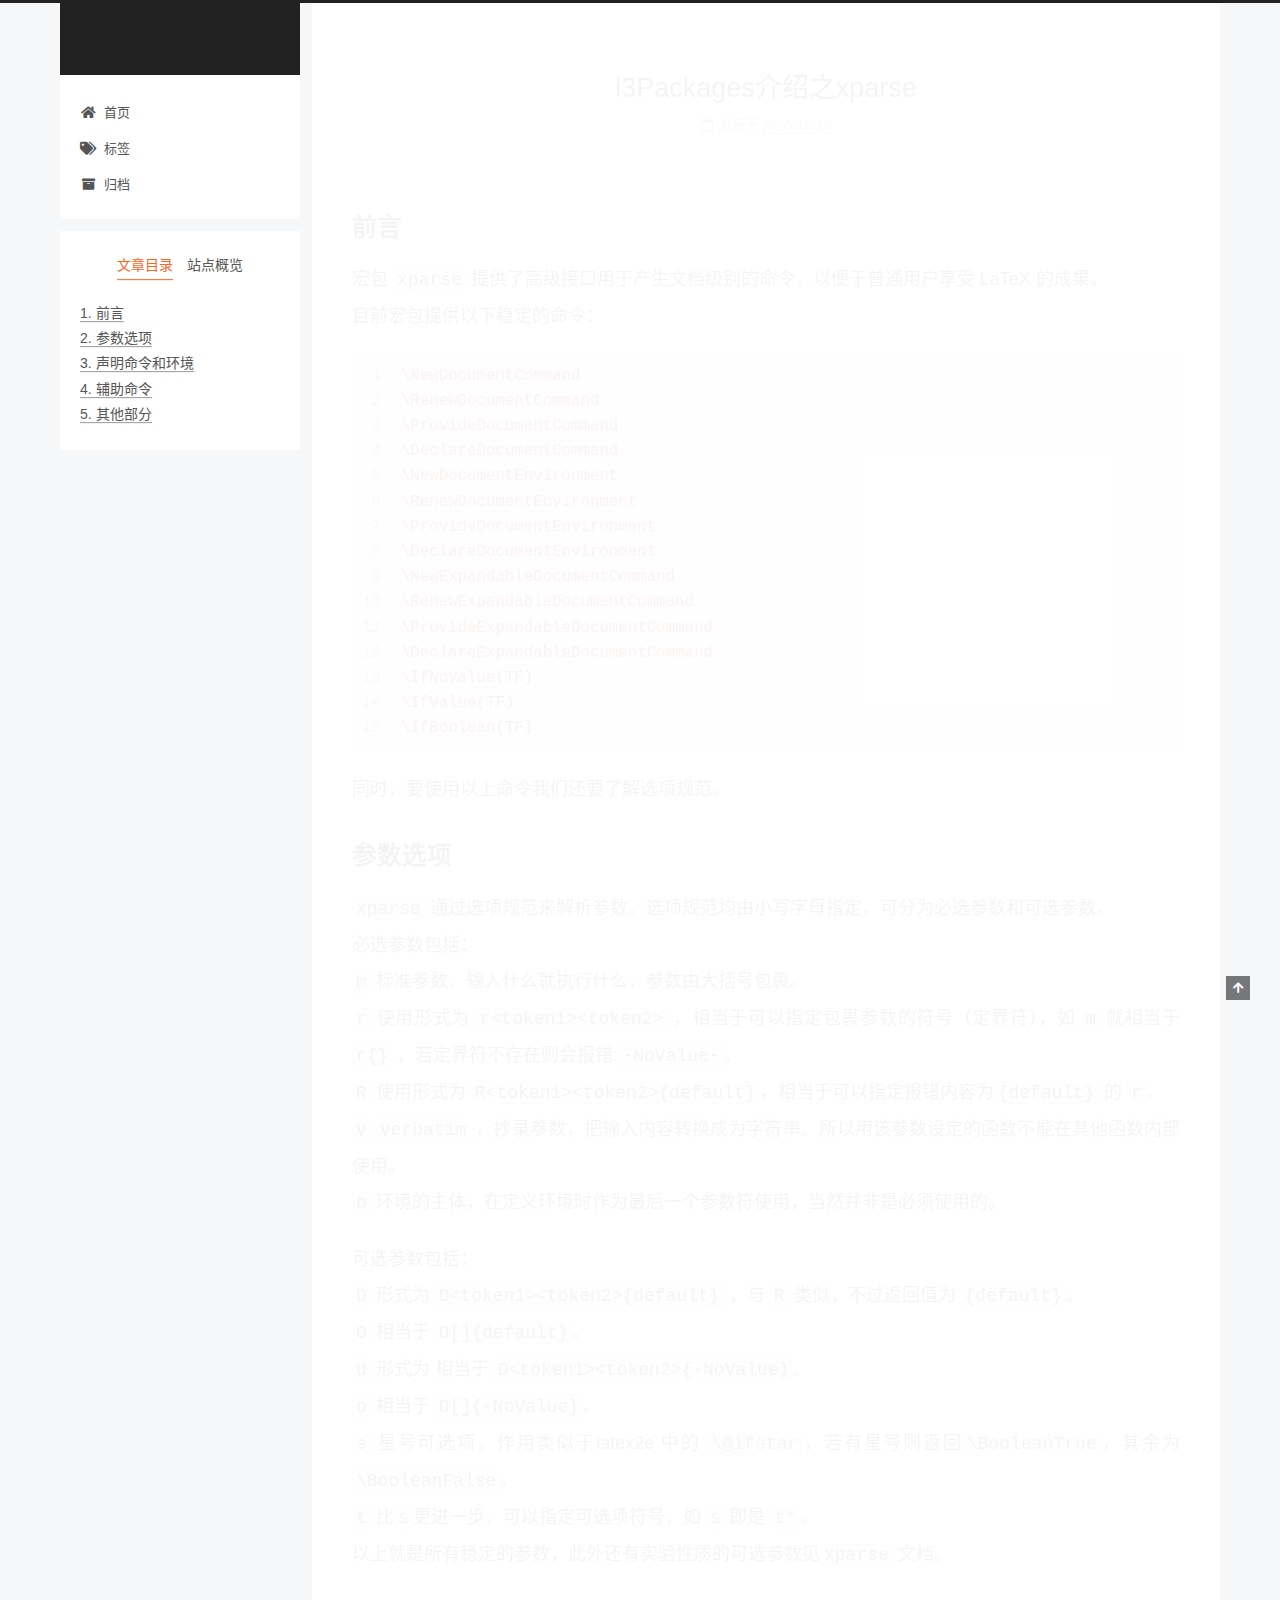
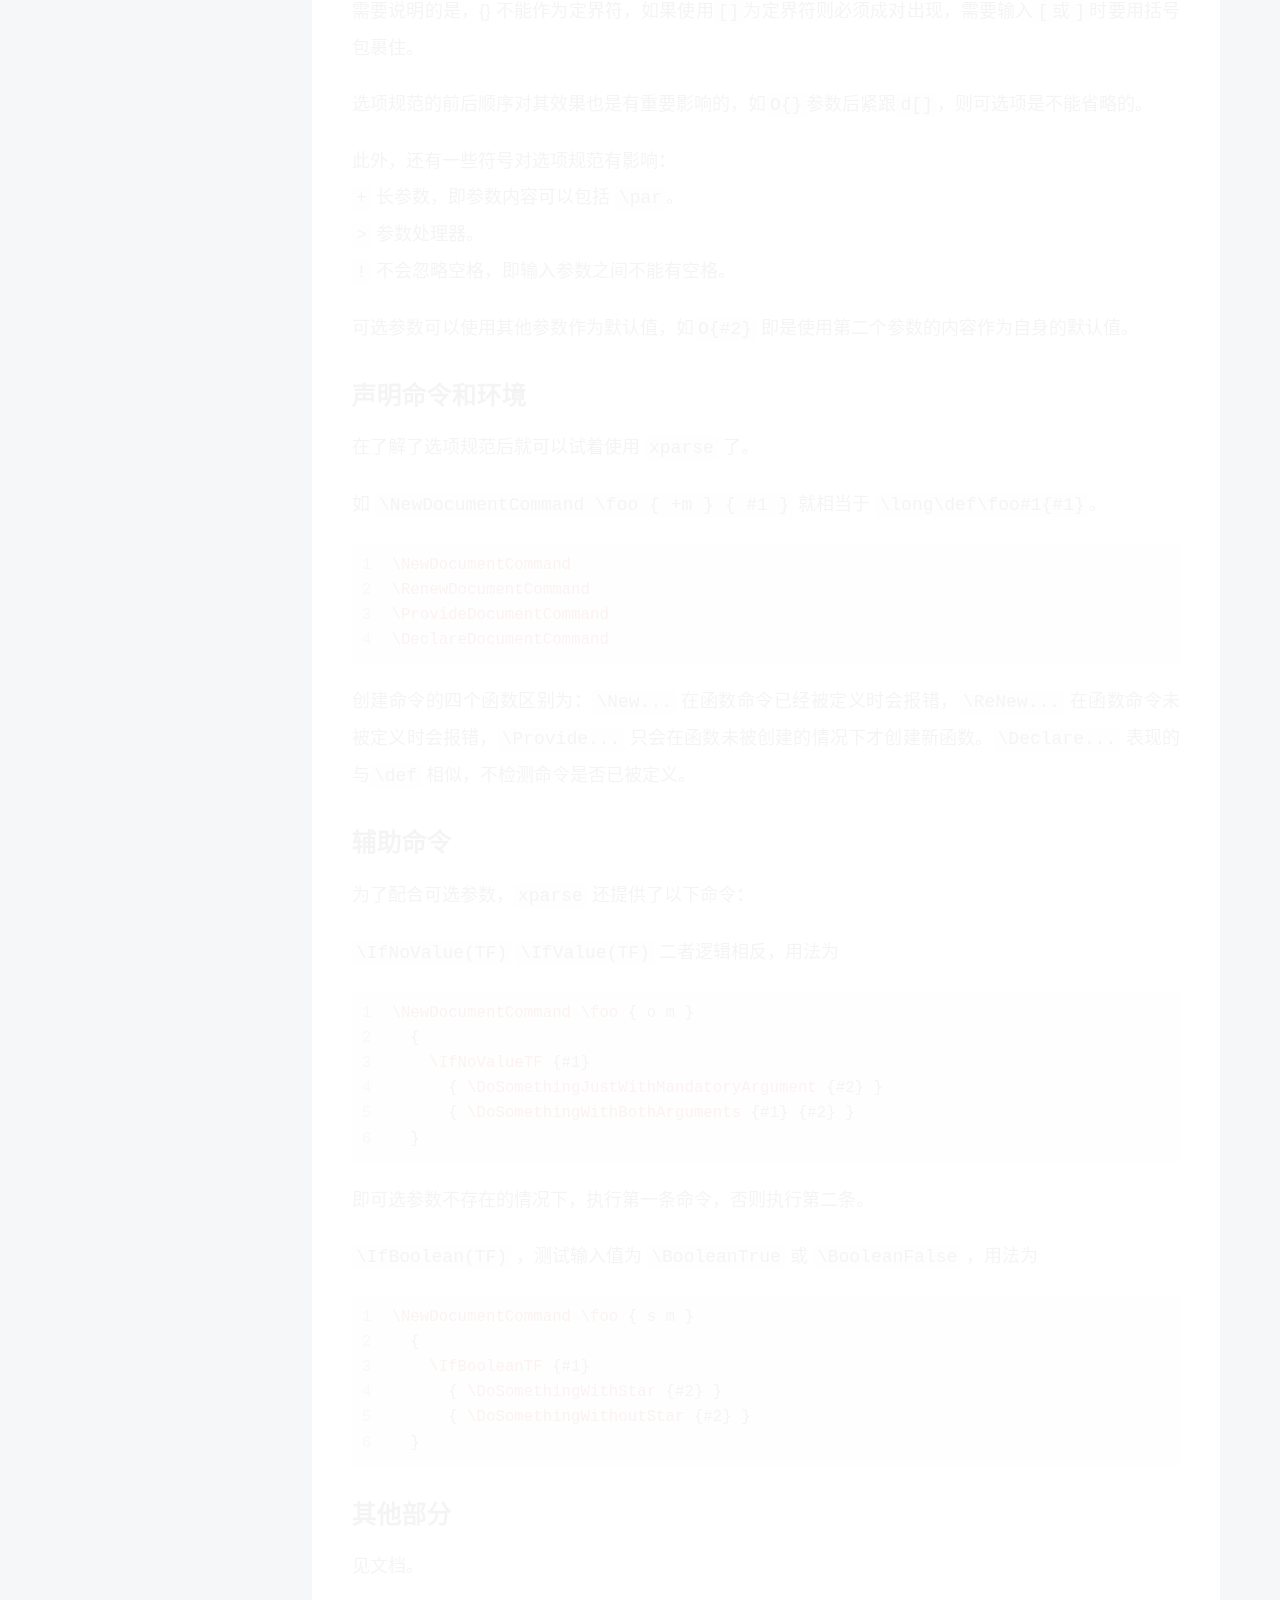
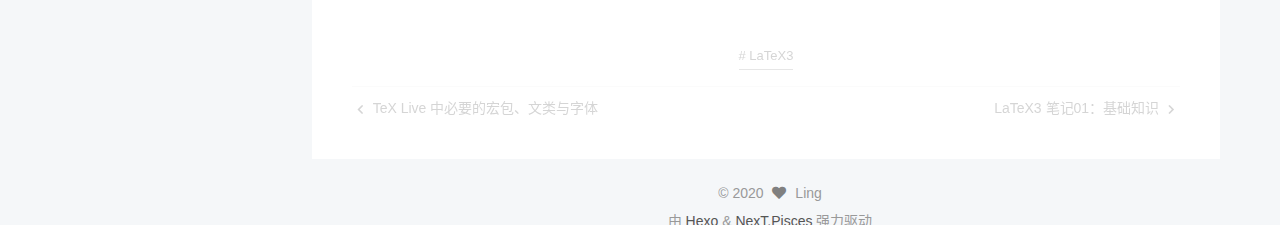
<file: 2020/10/29/l3-intro-l3packages-xparse/index.html>
<!DOCTYPE html>
<html lang="zh-CN">
<head>
  <meta charset="UTF-8">
<meta name="viewport" content="width=device-width, initial-scale=1, maximum-scale=2">
<meta name="theme-color" content="#222">
<meta name="generator" content="Hexo 5.2.0">
  <link rel="apple-touch-icon" sizes="180x180" href="/images/apple-touch-icon-next.png">
  <link rel="icon" type="image/png" sizes="32x32" href="/images/favicon-32x32-next.png">
  <link rel="icon" type="image/png" sizes="16x16" href="/images/favicon-16x16-next.png">
  <link rel="mask-icon" href="/images/logo.svg" color="#222">

<link rel="stylesheet" href="/css/main.css">


<link rel="stylesheet" href="/lib/font-awesome/css/all.min.css">

<script id="hexo-configurations">
    var NexT = window.NexT || {};
    var CONFIG = {"hostname":"example.com","root":"/","scheme":"Pisces","version":"7.8.0","exturl":false,"sidebar":{"position":"left","display":"post","padding":18,"offset":12,"onmobile":false},"copycode":{"enable":false,"show_result":false,"style":null},"back2top":{"enable":true,"sidebar":false,"scrollpercent":false},"bookmark":{"enable":false,"color":"#222","save":"auto"},"fancybox":false,"mediumzoom":false,"lazyload":false,"pangu":false,"comments":{"style":"tabs","active":null,"storage":true,"lazyload":false,"nav":null},"algolia":{"hits":{"per_page":10},"labels":{"input_placeholder":"Search for Posts","hits_empty":"We didn't find any results for the search: ${query}","hits_stats":"${hits} results found in ${time} ms"}},"localsearch":{"enable":false,"trigger":"auto","top_n_per_article":1,"unescape":false,"preload":false},"motion":{"enable":true,"async":false,"transition":{"post_block":"fadeIn","post_header":"slideDownIn","post_body":"slideDownIn","coll_header":"slideLeftIn","sidebar":"slideUpIn"}}};
  </script>

  <meta name="description" content="前言宏包 xparse 提供了高级接口用于产生文档级别的命令，以便于普通用户享受 LaTeX 的成果。目前宏包提供以下稳定的命令：">
<meta property="og:type" content="article">
<meta property="og:title" content="l3Packages介绍之xparse">
<meta property="og:url" content="http://example.com/2020/10/29/l3-intro-l3packages-xparse/index.html">
<meta property="og:site_name">
<meta property="og:description" content="前言宏包 xparse 提供了高级接口用于产生文档级别的命令，以便于普通用户享受 LaTeX 的成果。目前宏包提供以下稳定的命令：">
<meta property="og:locale" content="zh_CN">
<meta property="article:published_time" content="2020-10-29T07:35:04.000Z">
<meta property="article:modified_time" content="2020-10-29T08:49:05.732Z">
<meta property="article:author" content="Ling">
<meta property="article:tag" content="LaTeX3">
<meta name="twitter:card" content="summary">

<link rel="canonical" href="http://example.com/2020/10/29/l3-intro-l3packages-xparse/">


<script id="page-configurations">
  // https://hexo.io/docs/variables.html
  CONFIG.page = {
    sidebar: "",
    isHome : false,
    isPost : true,
    lang   : 'zh-CN'
  };
</script>

  <title>l3Packages介绍之xparse | </title>
  






  <noscript>
  <style>
  .use-motion .brand,
  .use-motion .menu-item,
  .sidebar-inner,
  .use-motion .post-block,
  .use-motion .pagination,
  .use-motion .comments,
  .use-motion .post-header,
  .use-motion .post-body,
  .use-motion .collection-header { opacity: initial; }

  .use-motion .site-title,
  .use-motion .site-subtitle {
    opacity: initial;
    top: initial;
  }

  .use-motion .logo-line-before i { left: initial; }
  .use-motion .logo-line-after i { right: initial; }
  </style>
</noscript>

</head>

<body itemscope itemtype="http://schema.org/WebPage">
  <div class="container use-motion">
    <div class="headband"></div>

    <header class="header" itemscope itemtype="http://schema.org/WPHeader">
      <div class="header-inner"><div class="site-brand-container">
  <div class="site-nav-toggle">
    <div class="toggle" aria-label="切换导航栏">
      <span class="toggle-line toggle-line-first"></span>
      <span class="toggle-line toggle-line-middle"></span>
      <span class="toggle-line toggle-line-last"></span>
    </div>
  </div>

  <div class="site-meta">

    <a href="/" class="brand" rel="start">
      <span class="logo-line-before"><i></i></span>
      <h1 class="site-title"></h1>
      <span class="logo-line-after"><i></i></span>
    </a>
  </div>

  <div class="site-nav-right">
    <div class="toggle popup-trigger">
    </div>
  </div>
</div>




<nav class="site-nav">
  <ul id="menu" class="main-menu menu">
        <li class="menu-item menu-item-home">

    <a href="/" rel="section"><i class="fa fa-home fa-fw"></i>首页</a>

  </li>
        <li class="menu-item menu-item-tags">

    <a href="/tags/" rel="section"><i class="fa fa-tags fa-fw"></i>标签</a>

  </li>
        <li class="menu-item menu-item-archives">

    <a href="/archives/" rel="section"><i class="fa fa-archive fa-fw"></i>归档</a>

  </li>
  </ul>
</nav>




</div>
    </header>

    
  <div class="back-to-top">
    <i class="fa fa-arrow-up"></i>
    <span>0%</span>
  </div>


    <main class="main">
      <div class="main-inner">
        <div class="content-wrap">
          

          <div class="content post posts-expand">
            

    
  
  
  <article itemscope itemtype="http://schema.org/Article" class="post-block" lang="zh-CN">
    <link itemprop="mainEntityOfPage" href="http://example.com/2020/10/29/l3-intro-l3packages-xparse/">

    <span hidden itemprop="author" itemscope itemtype="http://schema.org/Person">
      <meta itemprop="image" content="/images/avatar.gif">
      <meta itemprop="name" content="Ling">
      <meta itemprop="description" content="">
    </span>

    <span hidden itemprop="publisher" itemscope itemtype="http://schema.org/Organization">
      <meta itemprop="name" content="">
    </span>
      <header class="post-header">
        <h1 class="post-title" itemprop="name headline">
          l3Packages介绍之xparse
        </h1>

        <div class="post-meta">
            <span class="post-meta-item">
              <span class="post-meta-item-icon">
                <i class="far fa-calendar"></i>
              </span>
              <span class="post-meta-item-text">发表于</span>
              

              <time title="创建时间：2020-10-29 15:35:04 / 修改时间：16:49:05" itemprop="dateCreated datePublished" datetime="2020-10-29T15:35:04+08:00">2020-10-29</time>
            </span>

          

        </div>
      </header>

    
    
    
    <div class="post-body" itemprop="articleBody">

      
        <h2 id="前言"><a href="#前言" class="headerlink" title="前言"></a>前言</h2><p>宏包 <code>xparse</code> 提供了高级接口用于产生文档级别的命令，以便于普通用户享受 LaTeX 的成果。<br>目前宏包提供以下稳定的命令：</p>
<a id="more"></a>
<figure class="highlight latex"><table><tr><td class="gutter"><pre><span class="line">1</span><br><span class="line">2</span><br><span class="line">3</span><br><span class="line">4</span><br><span class="line">5</span><br><span class="line">6</span><br><span class="line">7</span><br><span class="line">8</span><br><span class="line">9</span><br><span class="line">10</span><br><span class="line">11</span><br><span class="line">12</span><br><span class="line">13</span><br><span class="line">14</span><br><span class="line">15</span><br></pre></td><td class="code"><pre><span class="line"><span class="tag">\<span class="name">NewDocumentCommand</span></span></span><br><span class="line"><span class="tag">\<span class="name">RenewDocumentCommand</span></span></span><br><span class="line"><span class="tag">\<span class="name">ProvideDocumentCommand</span></span></span><br><span class="line"><span class="tag">\<span class="name">DeclareDocumentCommand</span></span></span><br><span class="line"><span class="tag">\<span class="name">NewDocumentEnvironment</span></span></span><br><span class="line"><span class="tag">\<span class="name">RenewDocumentEnvironment</span></span></span><br><span class="line"><span class="tag">\<span class="name">ProvideDocumentEnvironment</span></span></span><br><span class="line"><span class="tag">\<span class="name">DeclareDocumentEnvironment</span></span></span><br><span class="line"><span class="tag">\<span class="name">NewExpandableDocumentCommand</span></span></span><br><span class="line"><span class="tag">\<span class="name">RenewExpandableDocumentCommand</span></span></span><br><span class="line"><span class="tag">\<span class="name">ProvideExpandableDocumentCommand</span></span></span><br><span class="line"><span class="tag">\<span class="name">DeclareExpandableDocumentCommand</span></span></span><br><span class="line"><span class="tag">\<span class="name">IfNoValue</span></span>(TF)</span><br><span class="line"><span class="tag">\<span class="name">IfValue</span></span>(TF)</span><br><span class="line"><span class="tag">\<span class="name">IfBoolean</span></span>(TF)</span><br></pre></td></tr></table></figure>
<p>同时，要使用以上命令我们还要了解选项规范。</p>
<h2 id="参数选项"><a href="#参数选项" class="headerlink" title="参数选项"></a>参数选项</h2><p><code>xparse</code> 通过选项规范来解析参数。选项规范均由小写字母指定，可分为必选参数和可选参数。<br>必选参数包括：<br><code>m</code> 标准参数，输入什么就执行什么，参数由大括号包裹。<br><code>r</code> 使用形式为 <code>r&lt;token1&gt;&lt;token2&gt;</code> ，相当于可以指定包裹参数的符号（定界符），如 <code>m</code> 就相当于 <code>r&#123;&#125;</code> ，若定界符不存在则会报错:<code>-NoValue-</code>。<br><code>R</code> 使用形式为 <code>R&lt;token1&gt;&lt;token2&gt;&#123;default&#125;</code>，相当于可以指定报错内容为<code>&#123;default&#125;</code> 的 <code>r</code>。<br><code>v</code> <code>verbatim</code> ，抄录参数，把输入内容转换成为字符串。所以用该参数设定的函数不能在其他函数内部使用。<br><code>b</code> 环境的主体，在定义环境时作为最后一个参数符使用，当然并非是必须使用的。</p>
<p>可选参数包括：<br><code>D</code> 形式为 <code>D&lt;token1&gt;&lt;token2&gt;&#123;default&#125;</code> ，与 <code>R</code> 类似，不过返回值为 <code>&#123;default&#125;</code>。<br><code>O</code> 相当于 <code>D[]&#123;default&#125;</code>。<br><code>d</code> 形式为 相当于 <code>D&lt;token1&gt;&lt;token2&gt;&#123;-NoValue&#125;</code>。<br><code>o</code> 相当于 <code>D[]&#123;-NoValue&#125;</code>。<br><code>s</code> 星号可选项，作用类似于latex2e 中的 <code>\@ifstar</code>，若有星号则返回<code>\BooleanTrue</code>，其余为 <code> \BooleanFalse</code>。<br><code>t</code> 比<code>s</code>更进一步，可以指定可选项符号，如 <code>s</code> 即是 <code>t*</code>。<br>以上就是所有稳定的参数，此外还有实验性质的可选参数见<code>xparse</code> 文档。</p>
<p>需要说明的是，{} 不能作为定界符，如果使用<code>[]</code>为定界符则必须成对出现，需要输入<code>[</code>或<code>]</code>时要用括号包裹住。</p>
<p>选项规范的前后顺序对其效果也是有重要影响的，如<code>O&#123;&#125;</code>参数后紧跟<code>d[]</code>，则可选项是不能省略的。</p>
<p>此外，还有一些符号对选项规范有影响：<br><code>+</code> 长参数，即参数内容可以包括 <code>\par</code>。<br><code>&gt;</code> 参数处理器。<br><code>!</code> 不会忽略空格，即输入参数之间不能有空格。</p>
<p>可选参数可以使用其他参数作为默认值，如<code>O&#123;#2&#125;</code> 即是使用第二个参数的内容作为自身的默认值。</p>
<h2 id="声明命令和环境"><a href="#声明命令和环境" class="headerlink" title="声明命令和环境"></a>声明命令和环境</h2><p>在了解了选项规范后就可以试着使用 <code>xparse</code> 了。</p>
<p>如 <code>\NewDocumentCommand \foo &#123; +m &#125; &#123; #1 &#125;</code> 就相当于 <code>\long\def\foo#1&#123;#1&#125;</code>。</p>
<figure class="highlight latex"><table><tr><td class="gutter"><pre><span class="line">1</span><br><span class="line">2</span><br><span class="line">3</span><br><span class="line">4</span><br></pre></td><td class="code"><pre><span class="line"><span class="tag">\<span class="name">NewDocumentCommand</span></span></span><br><span class="line"><span class="tag">\<span class="name">RenewDocumentCommand</span></span></span><br><span class="line"><span class="tag">\<span class="name">ProvideDocumentCommand</span></span></span><br><span class="line"><span class="tag">\<span class="name">DeclareDocumentCommand</span></span></span><br></pre></td></tr></table></figure>
<p>创建命令的四个函数区别为：<code>\New...</code> 在函数命令已经被定义时会报错，<code>\ReNew...</code>  在函数命令未被定义时会报错，<code>\Provide...</code> 只会在函数未被创建的情况下才创建新函数。<code>\Declare...</code> 表现的与<code>\def</code> 相似，不检测命令是否已被定义。</p>
<h2 id="辅助命令"><a href="#辅助命令" class="headerlink" title="辅助命令"></a>辅助命令</h2><p>为了配合可选参数，<code>xparse</code> 还提供了以下命令：</p>
<p><code>\IfNoValue(TF)</code> <code>\IfValue(TF)</code> 二者逻辑相反，用法为</p>
<figure class="highlight latex"><table><tr><td class="gutter"><pre><span class="line">1</span><br><span class="line">2</span><br><span class="line">3</span><br><span class="line">4</span><br><span class="line">5</span><br><span class="line">6</span><br></pre></td><td class="code"><pre><span class="line"><span class="tag">\<span class="name">NewDocumentCommand</span></span> <span class="tag">\<span class="name">foo</span></span> &#123; o m &#125;</span><br><span class="line">  &#123;</span><br><span class="line">    <span class="tag">\<span class="name">IfNoValueTF</span></span> &#123;#1&#125;</span><br><span class="line">      &#123; <span class="tag">\<span class="name">DoSomethingJustWithMandatoryArgument</span></span> &#123;#2&#125; &#125;</span><br><span class="line">      &#123; <span class="tag">\<span class="name">DoSomethingWithBothArguments</span></span> &#123;#1&#125; &#123;#2&#125; &#125;</span><br><span class="line">  &#125;</span><br></pre></td></tr></table></figure>
<p>即可选参数不存在的情况下，执行第一条命令，否则执行第二条。</p>
<p><code>\IfBoolean(TF)</code> ，测试输入值为 <code>\BooleanTrue</code> 或 <code>\BooleanFalse</code> ，用法为</p>
<figure class="highlight latex"><table><tr><td class="gutter"><pre><span class="line">1</span><br><span class="line">2</span><br><span class="line">3</span><br><span class="line">4</span><br><span class="line">5</span><br><span class="line">6</span><br></pre></td><td class="code"><pre><span class="line"><span class="tag">\<span class="name">NewDocumentCommand</span></span> <span class="tag">\<span class="name">foo</span></span> &#123; s m &#125;</span><br><span class="line">  &#123;</span><br><span class="line">    <span class="tag">\<span class="name">IfBooleanTF</span></span> &#123;#1&#125;</span><br><span class="line">      &#123; <span class="tag">\<span class="name">DoSomethingWithStar</span></span> &#123;#2&#125; &#125;</span><br><span class="line">      &#123; <span class="tag">\<span class="name">DoSomethingWithoutStar</span></span> &#123;#2&#125; &#125;</span><br><span class="line">  &#125;</span><br></pre></td></tr></table></figure>

<h2 id="其他部分"><a href="#其他部分" class="headerlink" title="其他部分"></a>其他部分</h2><p>见文档。</p>

    </div>

    
    
    

      <footer class="post-footer">
          <div class="post-tags">
              <a href="/tags/LaTeX3/" rel="tag"># LaTeX3</a>
          </div>

        


        
    <div class="post-nav">
      <div class="post-nav-item">
    <a href="/2020/10/13/latex-pkg-survey/" rel="prev" title="TeX Live 中必要的宏包、文类与字体">
      <i class="fa fa-chevron-left"></i> TeX Live 中必要的宏包、文类与字体
    </a></div>
      <div class="post-nav-item">
    <a href="/2020/10/31/latex3-note-01/" rel="next" title="LaTeX3 笔记01：基础知识">
      LaTeX3 笔记01：基础知识 <i class="fa fa-chevron-right"></i>
    </a></div>
    </div>
      </footer>
    
  </article>
  
  
  



          </div>
          

<script>
  window.addEventListener('tabs:register', () => {
    let { activeClass } = CONFIG.comments;
    if (CONFIG.comments.storage) {
      activeClass = localStorage.getItem('comments_active') || activeClass;
    }
    if (activeClass) {
      let activeTab = document.querySelector(`a[href="#comment-${activeClass}"]`);
      if (activeTab) {
        activeTab.click();
      }
    }
  });
  if (CONFIG.comments.storage) {
    window.addEventListener('tabs:click', event => {
      if (!event.target.matches('.tabs-comment .tab-content .tab-pane')) return;
      let commentClass = event.target.classList[1];
      localStorage.setItem('comments_active', commentClass);
    });
  }
</script>

        </div>
          
  
  <div class="toggle sidebar-toggle">
    <span class="toggle-line toggle-line-first"></span>
    <span class="toggle-line toggle-line-middle"></span>
    <span class="toggle-line toggle-line-last"></span>
  </div>

  <aside class="sidebar">
    <div class="sidebar-inner">

      <ul class="sidebar-nav motion-element">
        <li class="sidebar-nav-toc">
          文章目录
        </li>
        <li class="sidebar-nav-overview">
          站点概览
        </li>
      </ul>

      <!--noindex-->
      <div class="post-toc-wrap sidebar-panel">
          <div class="post-toc motion-element"><ol class="nav"><li class="nav-item nav-level-2"><a class="nav-link" href="#%E5%89%8D%E8%A8%80"><span class="nav-number">1.</span> <span class="nav-text">前言</span></a></li><li class="nav-item nav-level-2"><a class="nav-link" href="#%E5%8F%82%E6%95%B0%E9%80%89%E9%A1%B9"><span class="nav-number">2.</span> <span class="nav-text">参数选项</span></a></li><li class="nav-item nav-level-2"><a class="nav-link" href="#%E5%A3%B0%E6%98%8E%E5%91%BD%E4%BB%A4%E5%92%8C%E7%8E%AF%E5%A2%83"><span class="nav-number">3.</span> <span class="nav-text">声明命令和环境</span></a></li><li class="nav-item nav-level-2"><a class="nav-link" href="#%E8%BE%85%E5%8A%A9%E5%91%BD%E4%BB%A4"><span class="nav-number">4.</span> <span class="nav-text">辅助命令</span></a></li><li class="nav-item nav-level-2"><a class="nav-link" href="#%E5%85%B6%E4%BB%96%E9%83%A8%E5%88%86"><span class="nav-number">5.</span> <span class="nav-text">其他部分</span></a></li></ol></div>
      </div>
      <!--/noindex-->

      <div class="site-overview-wrap sidebar-panel">
        <div class="site-author motion-element" itemprop="author" itemscope itemtype="http://schema.org/Person">
  <p class="site-author-name" itemprop="name">Ling</p>
  <div class="site-description" itemprop="description"></div>
</div>
<div class="site-state-wrap motion-element">
  <nav class="site-state">
      <div class="site-state-item site-state-posts">
          <a href="/archives/">
        
          <span class="site-state-item-count">5</span>
          <span class="site-state-item-name">日志</span>
        </a>
      </div>
      <div class="site-state-item site-state-tags">
        <span class="site-state-item-count">3</span>
        <span class="site-state-item-name">标签</span>
      </div>
  </nav>
</div>



      </div>

    </div>
  </aside>
  <div id="sidebar-dimmer"></div>


      </div>
    </main>

    <footer class="footer">
      <div class="footer-inner">
        

        

<div class="copyright">
  
  &copy; 
  <span itemprop="copyrightYear">2020</span>
  <span class="with-love">
    <i class="fa fa-heart"></i>
  </span>
  <span class="author" itemprop="copyrightHolder">Ling</span>
</div>
  <div class="powered-by">由 <a href="https://hexo.io/" class="theme-link" rel="noopener" target="_blank">Hexo</a> & <a href="https://pisces.theme-next.org/" class="theme-link" rel="noopener" target="_blank">NexT.Pisces</a> 强力驱动
  </div>

        








      </div>
    </footer>
  </div>

  
  <script src="/lib/anime.min.js"></script>
  <script src="/lib/velocity/velocity.min.js"></script>
  <script src="/lib/velocity/velocity.ui.min.js"></script>

<script src="/js/utils.js"></script>

<script src="/js/motion.js"></script>


<script src="/js/schemes/pisces.js"></script>


<script src="/js/next-boot.js"></script>




  















  

  

</body>
</html>
</file>
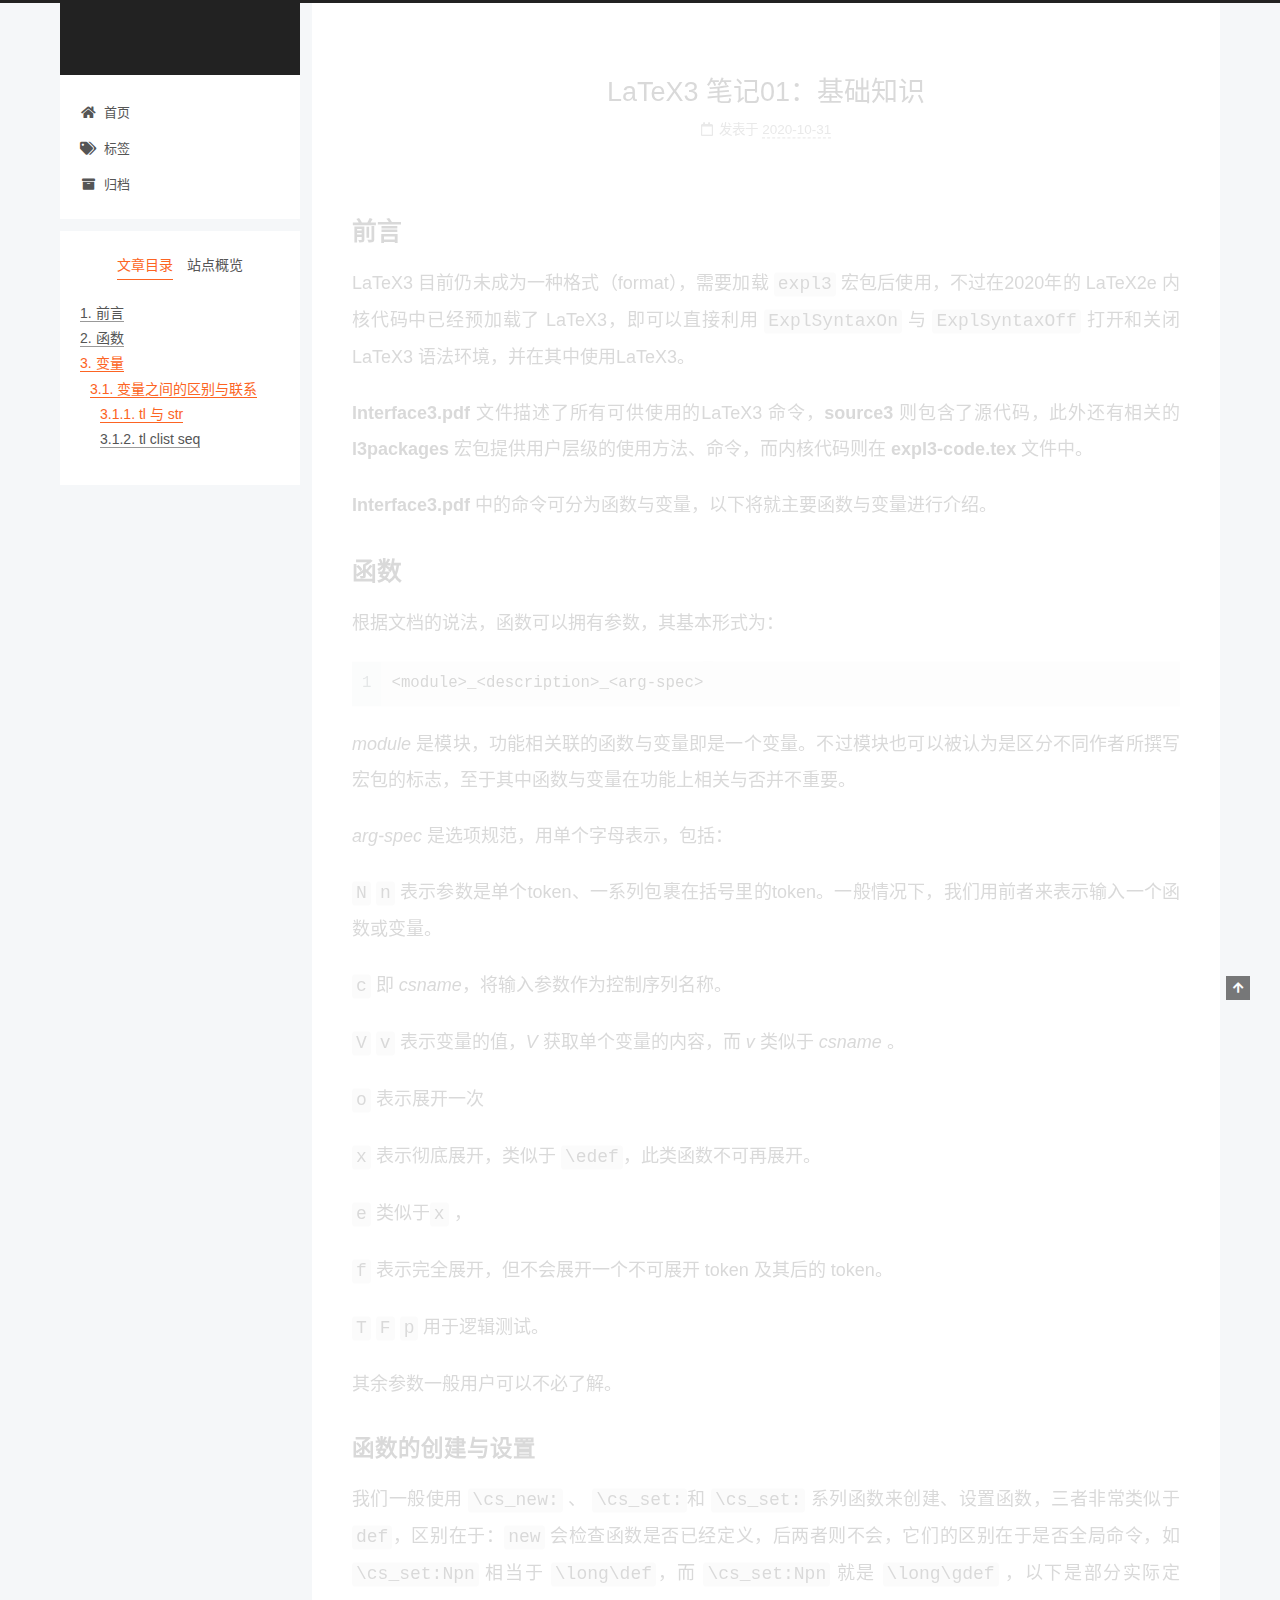
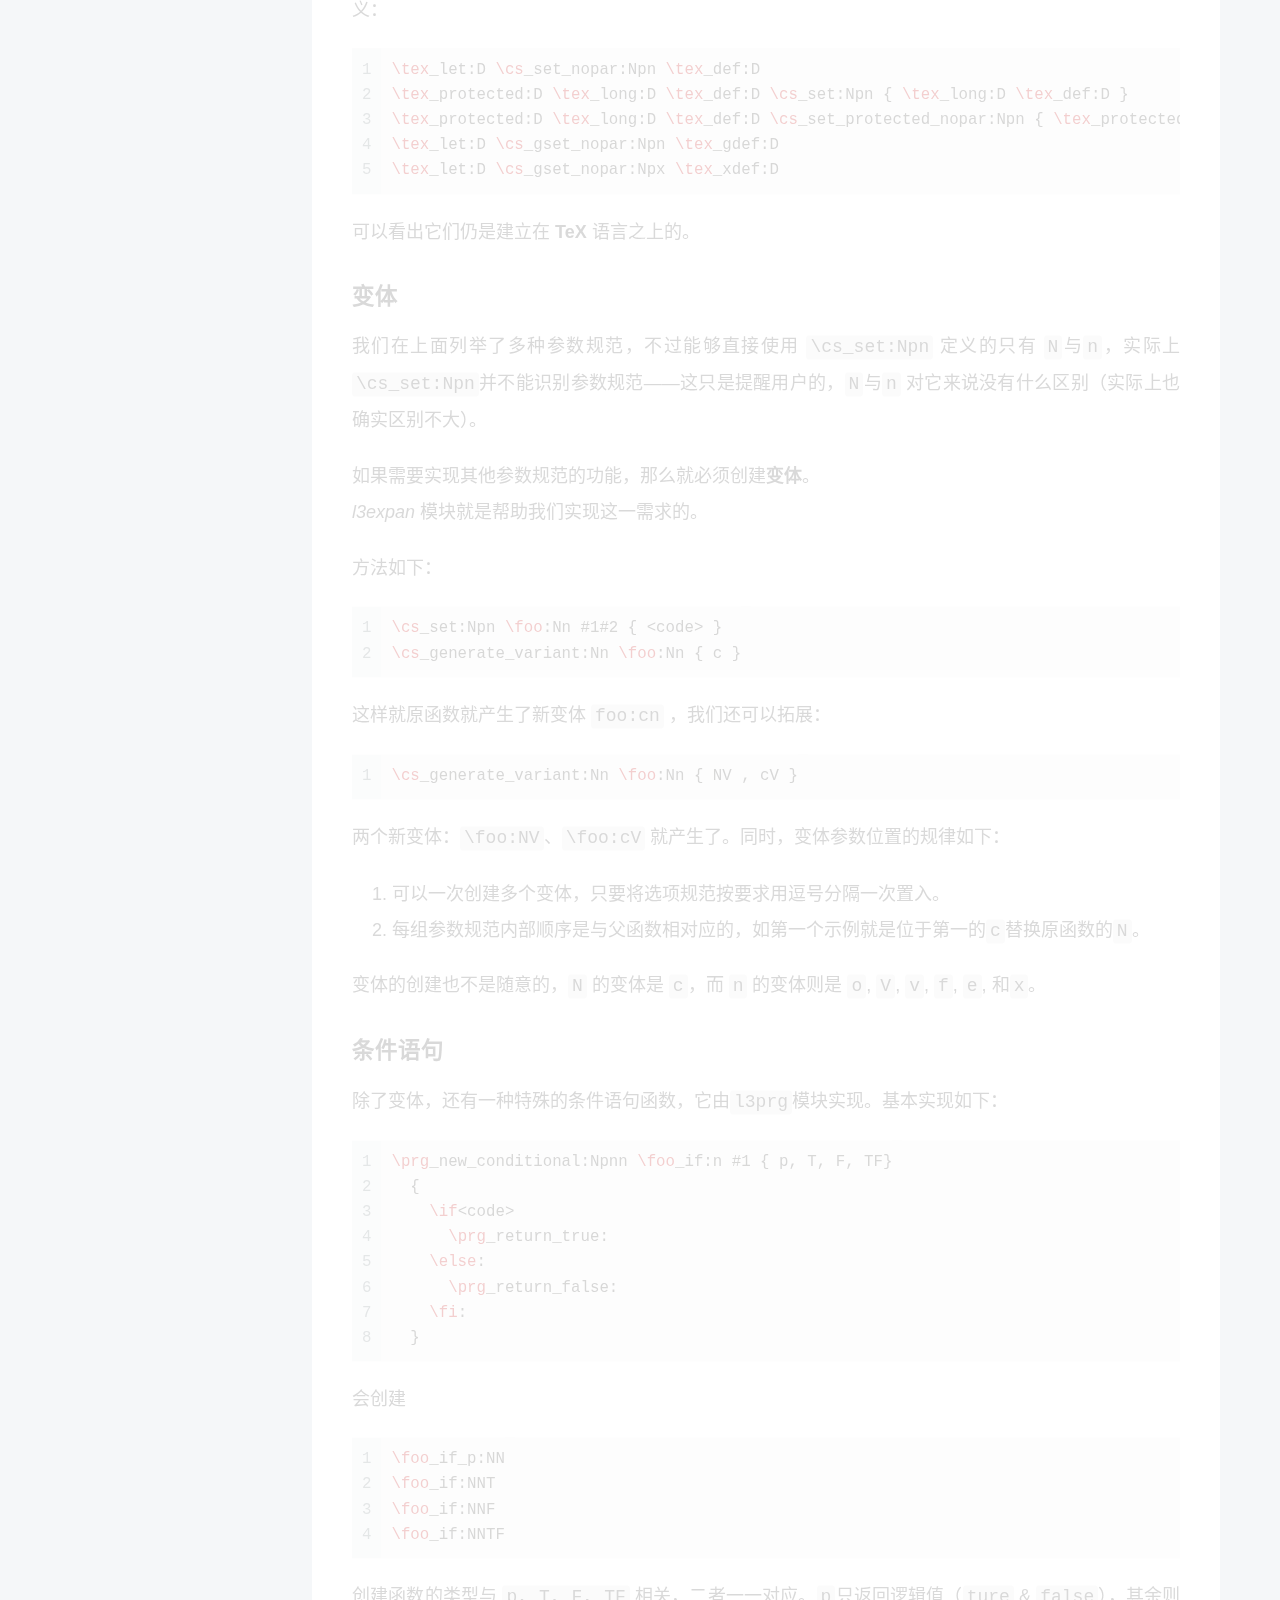
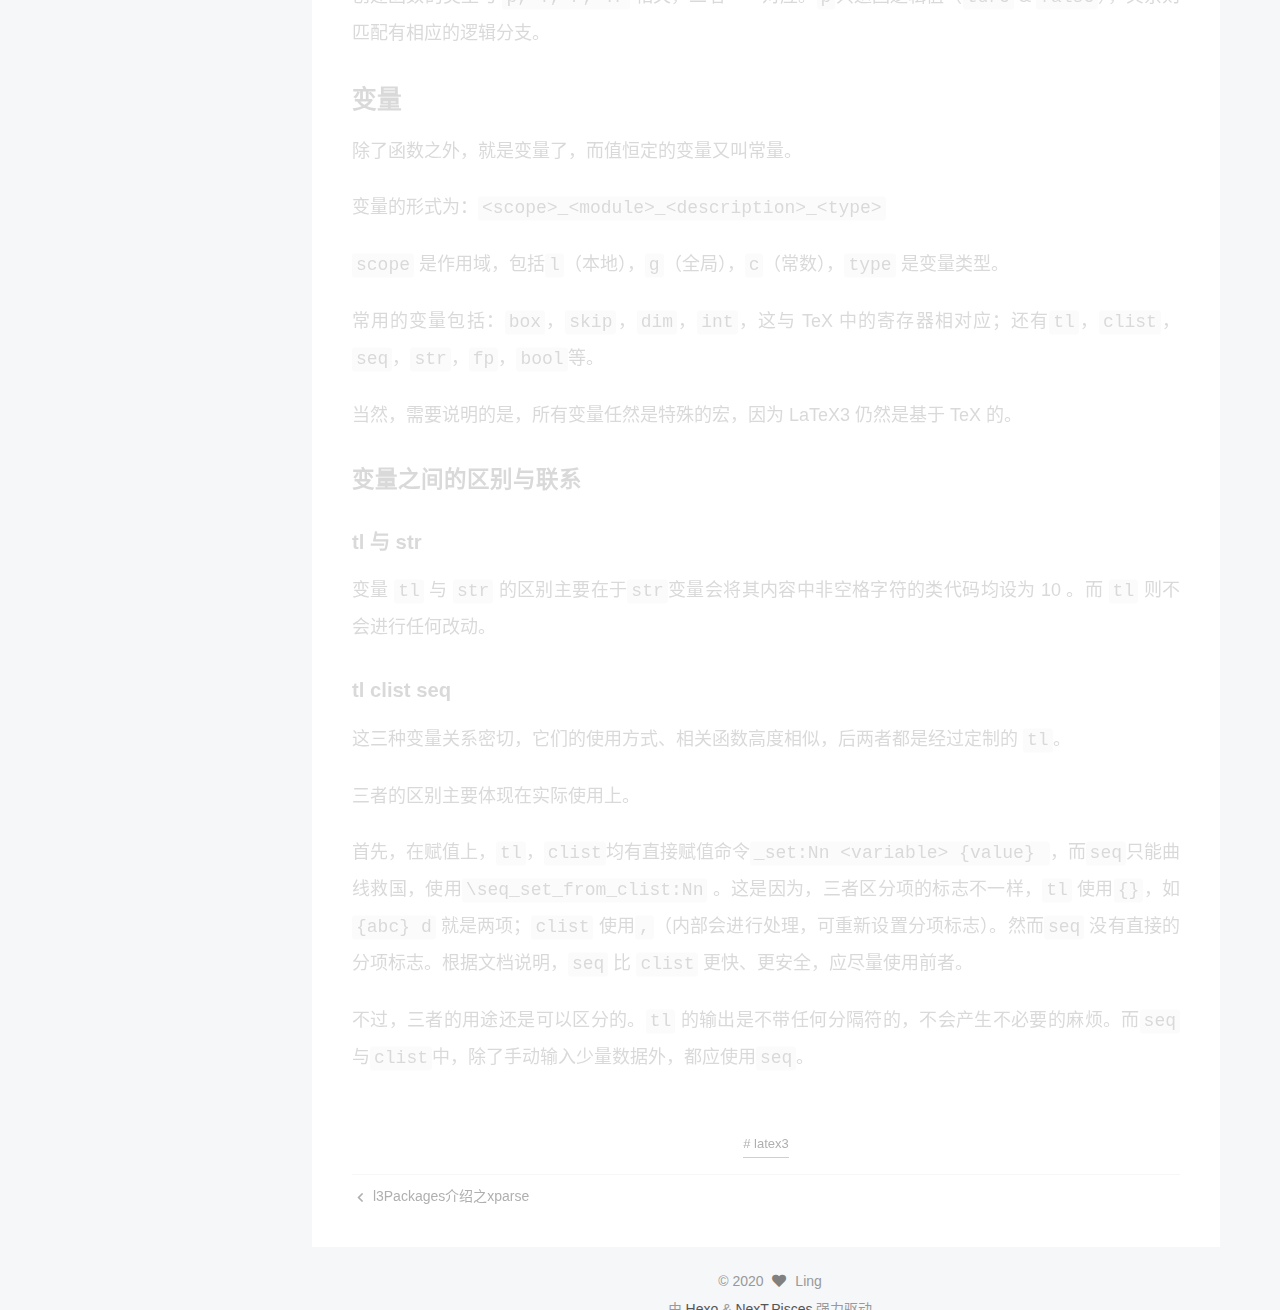
<file: 2020/10/31/latex3-note-01/index.html>
<!DOCTYPE html>
<html lang="zh-CN">
<head>
  <meta charset="UTF-8">
<meta name="viewport" content="width=device-width, initial-scale=1, maximum-scale=2">
<meta name="theme-color" content="#222">
<meta name="generator" content="Hexo 5.2.0">
  <link rel="apple-touch-icon" sizes="180x180" href="/images/apple-touch-icon-next.png">
  <link rel="icon" type="image/png" sizes="32x32" href="/images/favicon-32x32-next.png">
  <link rel="icon" type="image/png" sizes="16x16" href="/images/favicon-16x16-next.png">
  <link rel="mask-icon" href="/images/logo.svg" color="#222">

<link rel="stylesheet" href="/css/main.css">


<link rel="stylesheet" href="/lib/font-awesome/css/all.min.css">

<script id="hexo-configurations">
    var NexT = window.NexT || {};
    var CONFIG = {"hostname":"example.com","root":"/","scheme":"Pisces","version":"7.8.0","exturl":false,"sidebar":{"position":"left","display":"post","padding":18,"offset":12,"onmobile":false},"copycode":{"enable":false,"show_result":false,"style":null},"back2top":{"enable":true,"sidebar":false,"scrollpercent":false},"bookmark":{"enable":false,"color":"#222","save":"auto"},"fancybox":false,"mediumzoom":false,"lazyload":false,"pangu":false,"comments":{"style":"tabs","active":null,"storage":true,"lazyload":false,"nav":null},"algolia":{"hits":{"per_page":10},"labels":{"input_placeholder":"Search for Posts","hits_empty":"We didn't find any results for the search: ${query}","hits_stats":"${hits} results found in ${time} ms"}},"localsearch":{"enable":false,"trigger":"auto","top_n_per_article":1,"unescape":false,"preload":false},"motion":{"enable":true,"async":false,"transition":{"post_block":"fadeIn","post_header":"slideDownIn","post_body":"slideDownIn","coll_header":"slideLeftIn","sidebar":"slideUpIn"}}};
  </script>

  <meta name="description" content="前言LaTeX3 目前仍未成为一种格式（format），需要加载 expl3 宏包后使用，不过在2020年的 LaTeX2e 内核代码中已经预加载了 LaTeX3，即可以直接利用 ExplSyntaxOn 与 ExplSyntaxOff 打开和关闭 LaTeX3 语法环境，并在其中使用LaTeX3。">
<meta property="og:type" content="article">
<meta property="og:title" content="LaTeX3 笔记01：基础知识">
<meta property="og:url" content="http://example.com/2020/10/31/latex3-note-01/index.html">
<meta property="og:site_name">
<meta property="og:description" content="前言LaTeX3 目前仍未成为一种格式（format），需要加载 expl3 宏包后使用，不过在2020年的 LaTeX2e 内核代码中已经预加载了 LaTeX3，即可以直接利用 ExplSyntaxOn 与 ExplSyntaxOff 打开和关闭 LaTeX3 语法环境，并在其中使用LaTeX3。">
<meta property="og:locale" content="zh_CN">
<meta property="article:published_time" content="2020-10-31T12:15:11.000Z">
<meta property="article:modified_time" content="2020-10-31T12:41:42.142Z">
<meta property="article:author" content="Ling">
<meta property="article:tag" content="latex3">
<meta name="twitter:card" content="summary">

<link rel="canonical" href="http://example.com/2020/10/31/latex3-note-01/">


<script id="page-configurations">
  // https://hexo.io/docs/variables.html
  CONFIG.page = {
    sidebar: "",
    isHome : false,
    isPost : true,
    lang   : 'zh-CN'
  };
</script>

  <title>LaTeX3 笔记01：基础知识 | </title>
  






  <noscript>
  <style>
  .use-motion .brand,
  .use-motion .menu-item,
  .sidebar-inner,
  .use-motion .post-block,
  .use-motion .pagination,
  .use-motion .comments,
  .use-motion .post-header,
  .use-motion .post-body,
  .use-motion .collection-header { opacity: initial; }

  .use-motion .site-title,
  .use-motion .site-subtitle {
    opacity: initial;
    top: initial;
  }

  .use-motion .logo-line-before i { left: initial; }
  .use-motion .logo-line-after i { right: initial; }
  </style>
</noscript>

</head>

<body itemscope itemtype="http://schema.org/WebPage">
  <div class="container use-motion">
    <div class="headband"></div>

    <header class="header" itemscope itemtype="http://schema.org/WPHeader">
      <div class="header-inner"><div class="site-brand-container">
  <div class="site-nav-toggle">
    <div class="toggle" aria-label="切换导航栏">
      <span class="toggle-line toggle-line-first"></span>
      <span class="toggle-line toggle-line-middle"></span>
      <span class="toggle-line toggle-line-last"></span>
    </div>
  </div>

  <div class="site-meta">

    <a href="/" class="brand" rel="start">
      <span class="logo-line-before"><i></i></span>
      <h1 class="site-title"></h1>
      <span class="logo-line-after"><i></i></span>
    </a>
  </div>

  <div class="site-nav-right">
    <div class="toggle popup-trigger">
    </div>
  </div>
</div>




<nav class="site-nav">
  <ul id="menu" class="main-menu menu">
        <li class="menu-item menu-item-home">

    <a href="/" rel="section"><i class="fa fa-home fa-fw"></i>首页</a>

  </li>
        <li class="menu-item menu-item-tags">

    <a href="/tags/" rel="section"><i class="fa fa-tags fa-fw"></i>标签</a>

  </li>
        <li class="menu-item menu-item-archives">

    <a href="/archives/" rel="section"><i class="fa fa-archive fa-fw"></i>归档</a>

  </li>
  </ul>
</nav>




</div>
    </header>

    
  <div class="back-to-top">
    <i class="fa fa-arrow-up"></i>
    <span>0%</span>
  </div>


    <main class="main">
      <div class="main-inner">
        <div class="content-wrap">
          

          <div class="content post posts-expand">
            

    
  
  
  <article itemscope itemtype="http://schema.org/Article" class="post-block" lang="zh-CN">
    <link itemprop="mainEntityOfPage" href="http://example.com/2020/10/31/latex3-note-01/">

    <span hidden itemprop="author" itemscope itemtype="http://schema.org/Person">
      <meta itemprop="image" content="/images/avatar.gif">
      <meta itemprop="name" content="Ling">
      <meta itemprop="description" content="">
    </span>

    <span hidden itemprop="publisher" itemscope itemtype="http://schema.org/Organization">
      <meta itemprop="name" content="">
    </span>
      <header class="post-header">
        <h1 class="post-title" itemprop="name headline">
          LaTeX3 笔记01：基础知识
        </h1>

        <div class="post-meta">
            <span class="post-meta-item">
              <span class="post-meta-item-icon">
                <i class="far fa-calendar"></i>
              </span>
              <span class="post-meta-item-text">发表于</span>
              

              <time title="创建时间：2020-10-31 20:15:11 / 修改时间：20:41:42" itemprop="dateCreated datePublished" datetime="2020-10-31T20:15:11+08:00">2020-10-31</time>
            </span>

          

        </div>
      </header>

    
    
    
    <div class="post-body" itemprop="articleBody">

      
        <h2 id="前言"><a href="#前言" class="headerlink" title="前言"></a>前言</h2><p>LaTeX3 目前仍未成为一种格式（format），需要加载 <code>expl3</code> 宏包后使用，不过在2020年的 LaTeX2e 内核代码中已经预加载了 LaTeX3，即可以直接利用 <code>ExplSyntaxOn</code> 与 <code>ExplSyntaxOff</code> 打开和关闭 LaTeX3 语法环境，并在其中使用LaTeX3。</p>
<a id="more"></a>

<p><strong>Interface3.pdf</strong> 文件描述了所有可供使用的LaTeX3 命令，<strong>source3</strong> 则包含了源代码，此外还有相关的 <strong>l3packages</strong> 宏包提供用户层级的使用方法、命令，而内核代码则在 <strong>expl3-code.tex</strong> 文件中。</p>
<p><strong>Interface3.pdf</strong> 中的命令可分为函数与变量，以下将就主要函数与变量进行介绍。</p>
<h2 id="函数"><a href="#函数" class="headerlink" title="函数"></a>函数</h2><p>根据文档的说法，函数可以拥有参数，其基本形式为：</p>
<figure class="highlight latex"><table><tr><td class="gutter"><pre><span class="line">1</span><br></pre></td><td class="code"><pre><span class="line">&lt;module&gt;_&lt;description&gt;_&lt;arg-spec&gt;</span><br></pre></td></tr></table></figure>
<p><em>module</em> 是模块，功能相关联的函数与变量即是一个变量。不过模块也可以被认为是区分不同作者所撰写宏包的标志，至于其中函数与变量在功能上相关与否并不重要。</p>
<p><em>arg-spec</em> 是选项规范，用单个字母表示，包括：</p>
<p><code>N</code> <code>n</code> 表示参数是单个token、一系列包裹在括号里的token。一般情况下，我们用前者来表示输入一个函数或变量。</p>
<p><code>c</code> 即 <em>csname</em>，将输入参数作为控制序列名称。</p>
<p><code>V</code> <code>v</code> 表示变量的值，<em>V</em> 获取单个变量的内容，而 <em>v</em> 类似于 <em>csname</em> 。</p>
<p><code>o</code> 表示展开一次</p>
<p><code>x</code> 表示彻底展开，类似于 <code>\edef</code>，此类函数不可再展开。</p>
<p><code>e</code> 类似于<code>x</code> ，</p>
<p><code>f</code> 表示完全展开，但不会展开一个不可展开 token 及其后的 token。</p>
<p><code>T</code> <code>F</code> <code>p</code> 用于逻辑测试。</p>
<p>其余参数一般用户可以不必了解。</p>
<h3 id="函数的创建与设置"><a href="#函数的创建与设置" class="headerlink" title="函数的创建与设置"></a>函数的创建与设置</h3><p>我们一般使用 <code>\cs_new:</code> 、 <code>\cs_set:</code>和 <code>\cs_set:</code> 系列函数来创建、设置函数，三者非常类似于 <code>def</code>，区别在于：<code>new</code> 会检查函数是否已经定义，后两者则不会，它们的区别在于是否全局命令，如 <code>\cs_set:Npn</code> 相当于 <code>\long\def</code>，而 <code>\cs_set:Npn</code> 就是 <code>\long\gdef</code> ，以下是部分实际定义：</p>
<figure class="highlight tex"><table><tr><td class="gutter"><pre><span class="line">1</span><br><span class="line">2</span><br><span class="line">3</span><br><span class="line">4</span><br><span class="line">5</span><br></pre></td><td class="code"><pre><span class="line"><span class="tag">\<span class="name">tex</span></span>_let:D <span class="tag">\<span class="name">cs</span></span>_set_nopar:Npn <span class="tag">\<span class="name">tex</span></span>_def:D</span><br><span class="line"><span class="tag">\<span class="name">tex</span></span>_protected:D <span class="tag">\<span class="name">tex</span></span>_long:D <span class="tag">\<span class="name">tex</span></span>_def:D <span class="tag">\<span class="name">cs</span></span>_set:Npn &#123; <span class="tag">\<span class="name">tex</span></span>_long:D <span class="tag">\<span class="name">tex</span></span>_def:D &#125;</span><br><span class="line"><span class="tag">\<span class="name">tex</span></span>_protected:D <span class="tag">\<span class="name">tex</span></span>_long:D <span class="tag">\<span class="name">tex</span></span>_def:D <span class="tag">\<span class="name">cs</span></span>_set_protected_nopar:Npn &#123; <span class="tag">\<span class="name">tex</span></span>_protected:D <span class="tag">\<span class="name">tex</span></span>_def:D &#125;</span><br><span class="line"><span class="tag">\<span class="name">tex</span></span>_let:D <span class="tag">\<span class="name">cs</span></span>_gset_nopar:Npn <span class="tag">\<span class="name">tex</span></span>_gdef:D</span><br><span class="line"><span class="tag">\<span class="name">tex</span></span>_let:D <span class="tag">\<span class="name">cs</span></span>_gset_nopar:Npx <span class="tag">\<span class="name">tex</span></span>_xdef:D</span><br></pre></td></tr></table></figure>
<p>可以看出它们仍是建立在 <strong>TeX</strong> 语言之上的。</p>
<h3 id="变体"><a href="#变体" class="headerlink" title="变体"></a>变体</h3><p>我们在上面列举了多种参数规范，不过能够直接使用 <code>\cs_set:Npn</code> 定义的只有 <code>N</code>与<code>n</code>，实际上 <code>\cs_set:Npn</code>并不能识别参数规范——这只是提醒用户的，<code>N</code>与<code>n</code> 对它来说没有什么区别（实际上也确实区别不大）。</p>
<p>如果需要实现其他参数规范的功能，那么就必须创建<strong>变体</strong>。<br><em>l3expan</em> 模块就是帮助我们实现这一需求的。</p>
<p>方法如下：</p>
<figure class="highlight latex"><table><tr><td class="gutter"><pre><span class="line">1</span><br><span class="line">2</span><br></pre></td><td class="code"><pre><span class="line"><span class="tag">\<span class="name">cs</span></span>_set:Npn <span class="tag">\<span class="name">foo</span></span>:Nn #1#2 &#123; &lt;code&gt; &#125;</span><br><span class="line"><span class="tag">\<span class="name">cs</span></span>_generate_variant:Nn <span class="tag">\<span class="name">foo</span></span>:Nn &#123; c &#125;</span><br></pre></td></tr></table></figure>
<p>这样就原函数就产生了新变体 <code>foo:cn</code> ，我们还可以拓展：</p>
<figure class="highlight latex"><table><tr><td class="gutter"><pre><span class="line">1</span><br></pre></td><td class="code"><pre><span class="line"><span class="tag">\<span class="name">cs</span></span>_generate_variant:Nn <span class="tag">\<span class="name">foo</span></span>:Nn &#123; NV , cV &#125;</span><br></pre></td></tr></table></figure>
<p>两个新变体：<code>\foo:NV</code>、<code>\foo:cV</code> 就产生了。同时，变体参数位置的规律如下：</p>
<ol>
<li>可以一次创建多个变体，只要将选项规范按要求用逗号分隔一次置入。</li>
<li>每组参数规范内部顺序是与父函数相对应的，如第一个示例就是位于第一的<code>c</code>替换原函数的<code>N</code>。</li>
</ol>
<p>变体的创建也不是随意的，<code>N</code> 的变体是 <code>c</code>，而 <code>n</code> 的变体则是 <code>o</code>, <code>V</code>, <code>v</code>, <code>f</code>, <code>e</code>, 和<code>x</code>。</p>
<h3 id="条件语句"><a href="#条件语句" class="headerlink" title="条件语句"></a>条件语句</h3><p>除了变体，还有一种特殊的条件语句函数，它由<code>l3prg</code>模块实现。基本实现如下：</p>
<figure class="highlight latex"><table><tr><td class="gutter"><pre><span class="line">1</span><br><span class="line">2</span><br><span class="line">3</span><br><span class="line">4</span><br><span class="line">5</span><br><span class="line">6</span><br><span class="line">7</span><br><span class="line">8</span><br></pre></td><td class="code"><pre><span class="line"><span class="tag">\<span class="name">prg</span></span>_new_conditional:Npnn <span class="tag">\<span class="name">foo</span></span>_if:n #1 &#123; p, T, F, TF&#125;</span><br><span class="line">  &#123;</span><br><span class="line">    <span class="tag">\<span class="name">if</span></span>&lt;code&gt;</span><br><span class="line">      <span class="tag">\<span class="name">prg</span></span>_return_true:</span><br><span class="line">    <span class="tag">\<span class="name">else</span></span>:</span><br><span class="line">      <span class="tag">\<span class="name">prg</span></span>_return_false:</span><br><span class="line">    <span class="tag">\<span class="name">fi</span></span>:</span><br><span class="line">  &#125;</span><br></pre></td></tr></table></figure>
<p>会创建</p>
<figure class="highlight latex"><table><tr><td class="gutter"><pre><span class="line">1</span><br><span class="line">2</span><br><span class="line">3</span><br><span class="line">4</span><br></pre></td><td class="code"><pre><span class="line"><span class="tag">\<span class="name">foo</span></span>_if_p:NN</span><br><span class="line"><span class="tag">\<span class="name">foo</span></span>_if:NNT</span><br><span class="line"><span class="tag">\<span class="name">foo</span></span>_if:NNF</span><br><span class="line"><span class="tag">\<span class="name">foo</span></span>_if:NNTF</span><br></pre></td></tr></table></figure>
<p>创建函数的类型与 <code>p, T, F, TF</code> 相关，二者一一对应。<code>p</code>只返回逻辑值（<code>ture</code> &amp; <code>false</code>），其余则匹配有相应的逻辑分支。</p>
<h2 id="变量"><a href="#变量" class="headerlink" title="变量"></a>变量</h2><p>除了函数之外，就是变量了，而值恒定的变量又叫常量。</p>
<p>变量的形式为：<code>&lt;scope&gt;_&lt;module&gt;_&lt;description&gt;_&lt;type&gt;</code></p>
<p><code>scope</code> 是作用域，包括<code>l</code>（本地），<code>g</code>（全局），<code>c</code>（常数），<code>type</code> 是变量类型。</p>
<p>常用的变量包括：<code>box</code>，<code>skip</code>，<code>dim</code>，<code>int</code>，这与 TeX 中的寄存器相对应；还有<code>tl</code>，<code>clist</code>，<code>seq</code>，<code>str</code>，<code>fp</code>，<code>bool</code>等。</p>
<p>当然，需要说明的是，所有变量任然是特殊的宏，因为 LaTeX3 仍然是基于 TeX 的。</p>
<h3 id="变量之间的区别与联系"><a href="#变量之间的区别与联系" class="headerlink" title="变量之间的区别与联系"></a>变量之间的区别与联系</h3><h4 id="tl-与-str"><a href="#tl-与-str" class="headerlink" title="tl 与 str"></a>tl 与 str</h4><p>变量 <code>tl</code> 与 <code>str</code> 的区别主要在于<code>str</code>变量会将其内容中非空格字符的类代码均设为 10 。而 <code>tl</code> 则不会进行任何改动。</p>
<h4 id="tl-clist-seq"><a href="#tl-clist-seq" class="headerlink" title="tl clist seq"></a>tl clist seq</h4><p>这三种变量关系密切，它们的使用方式、相关函数高度相似，后两者都是经过定制的 <code>tl</code>。</p>
<p>三者的区别主要体现在实际使用上。</p>
<p>首先，在赋值上，<code>tl</code>，<code>clist</code>均有直接赋值命令<code>_set:Nn &lt;variable&gt; &#123;value&#125; </code>，而<code>seq</code>只能曲线救国，使用<code>\seq_set_from_clist:Nn</code> 。这是因为，三者区分项的标志不一样，<code>tl</code> 使用<code>&#123;&#125;</code>，如 <code>&#123;abc&#125; d</code> 就是两项；<code>clist</code> 使用<code>,</code>（内部会进行处理，可重新设置分项标志）。然而<code>seq</code> 没有直接的分项标志。根据文档说明，<code>seq</code> 比 <code>clist</code> 更快、更安全，应尽量使用前者。</p>
<p>不过，三者的用途还是可以区分的。<code>tl</code> 的输出是不带任何分隔符的，不会产生不必要的麻烦。而<code>seq</code>与<code>clist</code>中，除了手动输入少量数据外，都应使用<code>seq</code>。</p>

    </div>

    
    
    

      <footer class="post-footer">
          <div class="post-tags">
              <a href="/tags/latex3/" rel="tag"># latex3</a>
          </div>

        


        
    <div class="post-nav">
      <div class="post-nav-item">
    <a href="/2020/10/29/l3-intro-l3packages-xparse/" rel="prev" title="l3Packages介绍之xparse">
      <i class="fa fa-chevron-left"></i> l3Packages介绍之xparse
    </a></div>
      <div class="post-nav-item"></div>
    </div>
      </footer>
    
  </article>
  
  
  



          </div>
          

<script>
  window.addEventListener('tabs:register', () => {
    let { activeClass } = CONFIG.comments;
    if (CONFIG.comments.storage) {
      activeClass = localStorage.getItem('comments_active') || activeClass;
    }
    if (activeClass) {
      let activeTab = document.querySelector(`a[href="#comment-${activeClass}"]`);
      if (activeTab) {
        activeTab.click();
      }
    }
  });
  if (CONFIG.comments.storage) {
    window.addEventListener('tabs:click', event => {
      if (!event.target.matches('.tabs-comment .tab-content .tab-pane')) return;
      let commentClass = event.target.classList[1];
      localStorage.setItem('comments_active', commentClass);
    });
  }
</script>

        </div>
          
  
  <div class="toggle sidebar-toggle">
    <span class="toggle-line toggle-line-first"></span>
    <span class="toggle-line toggle-line-middle"></span>
    <span class="toggle-line toggle-line-last"></span>
  </div>

  <aside class="sidebar">
    <div class="sidebar-inner">

      <ul class="sidebar-nav motion-element">
        <li class="sidebar-nav-toc">
          文章目录
        </li>
        <li class="sidebar-nav-overview">
          站点概览
        </li>
      </ul>

      <!--noindex-->
      <div class="post-toc-wrap sidebar-panel">
          <div class="post-toc motion-element"><ol class="nav"><li class="nav-item nav-level-2"><a class="nav-link" href="#%E5%89%8D%E8%A8%80"><span class="nav-number">1.</span> <span class="nav-text">前言</span></a></li><li class="nav-item nav-level-2"><a class="nav-link" href="#%E5%87%BD%E6%95%B0"><span class="nav-number">2.</span> <span class="nav-text">函数</span></a><ol class="nav-child"><li class="nav-item nav-level-3"><a class="nav-link" href="#%E5%87%BD%E6%95%B0%E7%9A%84%E5%88%9B%E5%BB%BA%E4%B8%8E%E8%AE%BE%E7%BD%AE"><span class="nav-number">2.1.</span> <span class="nav-text">函数的创建与设置</span></a></li><li class="nav-item nav-level-3"><a class="nav-link" href="#%E5%8F%98%E4%BD%93"><span class="nav-number">2.2.</span> <span class="nav-text">变体</span></a></li><li class="nav-item nav-level-3"><a class="nav-link" href="#%E6%9D%A1%E4%BB%B6%E8%AF%AD%E5%8F%A5"><span class="nav-number">2.3.</span> <span class="nav-text">条件语句</span></a></li></ol></li><li class="nav-item nav-level-2"><a class="nav-link" href="#%E5%8F%98%E9%87%8F"><span class="nav-number">3.</span> <span class="nav-text">变量</span></a><ol class="nav-child"><li class="nav-item nav-level-3"><a class="nav-link" href="#%E5%8F%98%E9%87%8F%E4%B9%8B%E9%97%B4%E7%9A%84%E5%8C%BA%E5%88%AB%E4%B8%8E%E8%81%94%E7%B3%BB"><span class="nav-number">3.1.</span> <span class="nav-text">变量之间的区别与联系</span></a><ol class="nav-child"><li class="nav-item nav-level-4"><a class="nav-link" href="#tl-%E4%B8%8E-str"><span class="nav-number">3.1.1.</span> <span class="nav-text">tl 与 str</span></a></li><li class="nav-item nav-level-4"><a class="nav-link" href="#tl-clist-seq"><span class="nav-number">3.1.2.</span> <span class="nav-text">tl clist seq</span></a></li></ol></li></ol></li></ol></div>
      </div>
      <!--/noindex-->

      <div class="site-overview-wrap sidebar-panel">
        <div class="site-author motion-element" itemprop="author" itemscope itemtype="http://schema.org/Person">
  <p class="site-author-name" itemprop="name">Ling</p>
  <div class="site-description" itemprop="description"></div>
</div>
<div class="site-state-wrap motion-element">
  <nav class="site-state">
      <div class="site-state-item site-state-posts">
          <a href="/archives/">
        
          <span class="site-state-item-count">5</span>
          <span class="site-state-item-name">日志</span>
        </a>
      </div>
      <div class="site-state-item site-state-tags">
        <span class="site-state-item-count">3</span>
        <span class="site-state-item-name">标签</span>
      </div>
  </nav>
</div>



      </div>

    </div>
  </aside>
  <div id="sidebar-dimmer"></div>


      </div>
    </main>

    <footer class="footer">
      <div class="footer-inner">
        

        

<div class="copyright">
  
  &copy; 
  <span itemprop="copyrightYear">2020</span>
  <span class="with-love">
    <i class="fa fa-heart"></i>
  </span>
  <span class="author" itemprop="copyrightHolder">Ling</span>
</div>
  <div class="powered-by">由 <a href="https://hexo.io/" class="theme-link" rel="noopener" target="_blank">Hexo</a> & <a href="https://pisces.theme-next.org/" class="theme-link" rel="noopener" target="_blank">NexT.Pisces</a> 强力驱动
  </div>

        








      </div>
    </footer>
  </div>

  
  <script src="/lib/anime.min.js"></script>
  <script src="/lib/velocity/velocity.min.js"></script>
  <script src="/lib/velocity/velocity.ui.min.js"></script>

<script src="/js/utils.js"></script>

<script src="/js/motion.js"></script>


<script src="/js/schemes/pisces.js"></script>


<script src="/js/next-boot.js"></script>




  















  

  

</body>
</html>
</file>
<file: css/main.css>
:root {
  --body-bg-color: #f5f7f9;
  --content-bg-color: #fff;
  --card-bg-color: #f5f5f5;
  --text-color: #555;
  --link-color: #555;
  --link-hover-color: #222;
  --brand-color: #fff;
  --brand-hover-color: #fff;
  --table-row-odd-bg-color: #f9f9f9;
  --table-row-hover-bg-color: #f5f5f5;
  --menu-item-bg-color: #f5f5f5;
  --btn-default-bg: #fff;
  --btn-default-color: #555;
  --btn-default-border-color: #555;
  --btn-default-hover-bg: #222;
  --btn-default-hover-color: #fff;
  --btn-default-hover-border-color: #222;
}
html {
  line-height: 1.15; /* 1 */
  -webkit-text-size-adjust: 100%; /* 2 */
}
body {
  margin: 0;
}
main {
  display: block;
}
h1 {
  font-size: 2em;
  margin: 0.67em 0;
}
hr {
  box-sizing: content-box; /* 1 */
  height: 0; /* 1 */
  overflow: visible; /* 2 */
}
pre {
  font-family: monospace, monospace; /* 1 */
  font-size: 1em; /* 2 */
}
a {
  background: transparent;
}
abbr[title] {
  border-bottom: none; /* 1 */
  text-decoration: underline; /* 2 */
  text-decoration: underline dotted; /* 2 */
}
b,
strong {
  font-weight: bolder;
}
code,
kbd,
samp {
  font-family: monospace, monospace; /* 1 */
  font-size: 1em; /* 2 */
}
small {
  font-size: 80%;
}
sub,
sup {
  font-size: 75%;
  line-height: 0;
  position: relative;
  vertical-align: baseline;
}
sub {
  bottom: -0.25em;
}
sup {
  top: -0.5em;
}
img {
  border-style: none;
}
button,
input,
optgroup,
select,
textarea {
  font-family: inherit; /* 1 */
  font-size: 100%; /* 1 */
  line-height: 1.15; /* 1 */
  margin: 0; /* 2 */
}
button,
input {
/* 1 */
  overflow: visible;
}
button,
select {
/* 1 */
  text-transform: none;
}
button,
[type='button'],
[type='reset'],
[type='submit'] {
  -webkit-appearance: button;
}
button::-moz-focus-inner,
[type='button']::-moz-focus-inner,
[type='reset']::-moz-focus-inner,
[type='submit']::-moz-focus-inner {
  border-style: none;
  padding: 0;
}
button:-moz-focusring,
[type='button']:-moz-focusring,
[type='reset']:-moz-focusring,
[type='submit']:-moz-focusring {
  outline: 1px dotted ButtonText;
}
fieldset {
  padding: 0.35em 0.75em 0.625em;
}
legend {
  box-sizing: border-box; /* 1 */
  color: inherit; /* 2 */
  display: table; /* 1 */
  max-width: 100%; /* 1 */
  padding: 0; /* 3 */
  white-space: normal; /* 1 */
}
progress {
  vertical-align: baseline;
}
textarea {
  overflow: auto;
}
[type='checkbox'],
[type='radio'] {
  box-sizing: border-box; /* 1 */
  padding: 0; /* 2 */
}
[type='number']::-webkit-inner-spin-button,
[type='number']::-webkit-outer-spin-button {
  height: auto;
}
[type='search'] {
  outline-offset: -2px; /* 2 */
  -webkit-appearance: textfield; /* 1 */
}
[type='search']::-webkit-search-decoration {
  -webkit-appearance: none;
}
::-webkit-file-upload-button {
  font: inherit; /* 2 */
  -webkit-appearance: button; /* 1 */
}
details {
  display: block;
}
summary {
  display: list-item;
}
template {
  display: none;
}
[hidden] {
  display: none;
}
::selection {
  background: #262a30;
  color: #eee;
}
html,
body {
  height: 100%;
}
body {
  background: var(--body-bg-color);
  color: var(--text-color);
  font-family: 'Lato', "PingFang SC", "Microsoft YaHei", sans-serif;
  font-size: 1em;
  line-height: 2;
}
@media (max-width: 991px) {
  body {
    padding-left: 0 !important;
    padding-right: 0 !important;
  }
}
h1,
h2,
h3,
h4,
h5,
h6 {
  font-family: 'Lato', "PingFang SC", "Microsoft YaHei", sans-serif;
  font-weight: bold;
  line-height: 1.5;
  margin: 20px 0 15px;
}
h1 {
  font-size: 1.5em;
}
h2 {
  font-size: 1.375em;
}
h3 {
  font-size: 1.25em;
}
h4 {
  font-size: 1.125em;
}
h5 {
  font-size: 1em;
}
h6 {
  font-size: 0.875em;
}
p {
  margin: 0 0 20px 0;
}
a,
span.exturl {
  border-bottom: 1px solid #999;
  color: var(--link-color);
  outline: 0;
  text-decoration: none;
  overflow-wrap: break-word;
  word-wrap: break-word;
  cursor: pointer;
}
a:hover,
span.exturl:hover {
  border-bottom-color: var(--link-hover-color);
  color: var(--link-hover-color);
}
iframe,
img,
video {
  display: block;
  margin-left: auto;
  margin-right: auto;
  max-width: 100%;
}
hr {
  background-image: repeating-linear-gradient(-45deg, #ddd, #ddd 4px, transparent 4px, transparent 8px);
  border: 0;
  height: 3px;
  margin: 40px 0;
}
blockquote {
  border-left: 4px solid #ddd;
  color: #666;
  margin: 0;
  padding: 0 15px;
}
blockquote cite::before {
  content: '-';
  padding: 0 5px;
}
dt {
  font-weight: bold;
}
dd {
  margin: 0;
  padding: 0;
}
kbd {
  background-color: #f5f5f5;
  background-image: linear-gradient(#eee, #fff, #eee);
  border: 1px solid #ccc;
  border-radius: 0.2em;
  box-shadow: 0.1em 0.1em 0.2em rgba(0,0,0,0.1);
  color: #555;
  font-family: inherit;
  padding: 0.1em 0.3em;
  white-space: nowrap;
}
.table-container {
  overflow: auto;
}
table {
  border-collapse: collapse;
  border-spacing: 0;
  font-size: 0.875em;
  margin: 0 0 20px 0;
  width: 100%;
}
tbody tr:nth-of-type(odd) {
  background: var(--table-row-odd-bg-color);
}
tbody tr:hover {
  background: var(--table-row-hover-bg-color);
}
caption,
th,
td {
  font-weight: normal;
  padding: 8px;
  text-align: left;
  vertical-align: middle;
}
th,
td {
  border: 1px solid #ddd;
  border-bottom: 3px solid #ddd;
}
th {
  font-weight: 700;
  padding-bottom: 10px;
}
td {
  border-bottom-width: 1px;
}
.btn {
  background: var(--btn-default-bg);
  border: 2px solid var(--btn-default-border-color);
  border-radius: 2px;
  color: var(--btn-default-color);
  display: inline-block;
  font-size: 0.875em;
  line-height: 2;
  padding: 0 20px;
  text-decoration: none;
  transition-property: background-color;
  transition-delay: 0s;
  transition-duration: 0.2s;
  transition-timing-function: ease-in-out;
}
.btn:hover {
  background: var(--btn-default-hover-bg);
  border-color: var(--btn-default-hover-border-color);
  color: var(--btn-default-hover-color);
}
.btn + .btn {
  margin: 0 0 8px 8px;
}
.btn .fa-fw {
  text-align: left;
  width: 1.285714285714286em;
}
.toggle {
  line-height: 0;
}
.toggle .toggle-line {
  background: #fff;
  display: inline-block;
  height: 2px;
  left: 0;
  position: relative;
  top: 0;
  transition: all 0.4s;
  vertical-align: top;
  width: 100%;
}
.toggle .toggle-line:not(:first-child) {
  margin-top: 3px;
}
.toggle.toggle-arrow .toggle-line-first {
  left: 50%;
  top: 2px;
  transform: rotate(45deg);
  width: 50%;
}
.toggle.toggle-arrow .toggle-line-middle {
  left: 2px;
  width: 90%;
}
.toggle.toggle-arrow .toggle-line-last {
  left: 50%;
  top: -2px;
  transform: rotate(-45deg);
  width: 50%;
}
.toggle.toggle-close .toggle-line-first {
  transform: rotate(-45deg);
  top: 5px;
}
.toggle.toggle-close .toggle-line-middle {
  opacity: 0;
}
.toggle.toggle-close .toggle-line-last {
  transform: rotate(45deg);
  top: -5px;
}
.highlight,
pre {
  background: #f7f7f7;
  color: #4d4d4c;
  line-height: 1.6;
  margin: 0 auto 20px;
}
pre,
code {
  font-family: consolas, Menlo, monospace, "PingFang SC", "Microsoft YaHei";
}
code {
  background: #eee;
  border-radius: 3px;
  color: #555;
  padding: 2px 4px;
  overflow-wrap: break-word;
  word-wrap: break-word;
}
.highlight *::selection {
  background: #d6d6d6;
}
.highlight pre {
  border: 0;
  margin: 0;
  padding: 10px 0;
}
.highlight table {
  border: 0;
  margin: 0;
  width: auto;
}
.highlight td {
  border: 0;
  padding: 0;
}
.highlight figcaption {
  background: #eff2f3;
  color: #4d4d4c;
  display: flex;
  font-size: 0.875em;
  justify-content: space-between;
  line-height: 1.2;
  padding: 0.5em;
}
.highlight figcaption a {
  color: #4d4d4c;
}
.highlight figcaption a:hover {
  border-bottom-color: #4d4d4c;
}
.highlight .gutter {
  -moz-user-select: none;
  -ms-user-select: none;
  -webkit-user-select: none;
  user-select: none;
}
.highlight .gutter pre {
  background: #eff2f3;
  color: #869194;
  padding-left: 10px;
  padding-right: 10px;
  text-align: right;
}
.highlight .code pre {
  background: #f7f7f7;
  padding-left: 10px;
  width: 100%;
}
.gist table {
  width: auto;
}
.gist table td {
  border: 0;
}
pre {
  overflow: auto;
  padding: 10px;
}
pre code {
  background: none;
  color: #4d4d4c;
  font-size: 0.875em;
  padding: 0;
  text-shadow: none;
}
pre .deletion {
  background: #fdd;
}
pre .addition {
  background: #dfd;
}
pre .meta {
  color: #eab700;
  -moz-user-select: none;
  -ms-user-select: none;
  -webkit-user-select: none;
  user-select: none;
}
pre .comment {
  color: #8e908c;
}
pre .variable,
pre .attribute,
pre .tag,
pre .name,
pre .regexp,
pre .ruby .constant,
pre .xml .tag .title,
pre .xml .pi,
pre .xml .doctype,
pre .html .doctype,
pre .css .id,
pre .css .class,
pre .css .pseudo {
  color: #c82829;
}
pre .number,
pre .preprocessor,
pre .built_in,
pre .builtin-name,
pre .literal,
pre .params,
pre .constant,
pre .command {
  color: #f5871f;
}
pre .ruby .class .title,
pre .css .rules .attribute,
pre .string,
pre .symbol,
pre .value,
pre .inheritance,
pre .header,
pre .ruby .symbol,
pre .xml .cdata,
pre .special,
pre .formula {
  color: #718c00;
}
pre .title,
pre .css .hexcolor {
  color: #3e999f;
}
pre .function,
pre .python .decorator,
pre .python .title,
pre .ruby .function .title,
pre .ruby .title .keyword,
pre .perl .sub,
pre .javascript .title,
pre .coffeescript .title {
  color: #4271ae;
}
pre .keyword,
pre .javascript .function {
  color: #8959a8;
}
.blockquote-center {
  border-left: none;
  margin: 40px 0;
  padding: 0;
  position: relative;
  text-align: center;
}
.blockquote-center::before,
.blockquote-center::after {
  background-repeat: no-repeat;
  background-size: 22px 22px;
  content: ' ';
  display: block;
  height: 24px;
  opacity: 0.2;
  position: absolute;
  width: 100%;
}
.blockquote-center::before {
  background-image: url("../images/quote-l.svg");
  background-position: 0 -6px;
  border-top: 1px solid #ccc;
  top: -20px;
}
.blockquote-center::after {
  background-image: url("../images/quote-r.svg");
  background-position: 100% 8px;
  border-bottom: 1px solid #ccc;
  bottom: -20px;
}
.blockquote-center p,
.blockquote-center div {
  text-align: center;
}
.post-body .group-picture img {
  margin: 0 auto;
  padding: 0 3px;
}
.group-picture-row {
  margin-bottom: 6px;
  overflow: hidden;
}
.group-picture-column {
  float: left;
  margin-bottom: 10px;
}
.post-body .label {
  color: #555;
  display: inline;
  padding: 0 2px;
}
.post-body .label.default {
  background: #f0f0f0;
}
.post-body .label.primary {
  background: #efe6f7;
}
.post-body .label.info {
  background: #e5f2f8;
}
.post-body .label.success {
  background: #e7f4e9;
}
.post-body .label.warning {
  background: #fcf6e1;
}
.post-body .label.danger {
  background: #fae8eb;
}
.post-body .tabs {
  margin-bottom: 20px;
}
.post-body .tabs,
.tabs-comment {
  display: block;
  padding-top: 10px;
  position: relative;
}
.post-body .tabs ul.nav-tabs,
.tabs-comment ul.nav-tabs {
  display: flex;
  flex-wrap: wrap;
  margin: 0;
  margin-bottom: -1px;
  padding: 0;
}
@media (max-width: 413px) {
  .post-body .tabs ul.nav-tabs,
  .tabs-comment ul.nav-tabs {
    display: block;
    margin-bottom: 5px;
  }
}
.post-body .tabs ul.nav-tabs li.tab,
.tabs-comment ul.nav-tabs li.tab {
  border-bottom: 1px solid #ddd;
  border-left: 1px solid transparent;
  border-right: 1px solid transparent;
  border-top: 3px solid transparent;
  flex-grow: 1;
  list-style-type: none;
  border-radius: 0 0 0 0;
}
@media (max-width: 413px) {
  .post-body .tabs ul.nav-tabs li.tab,
  .tabs-comment ul.nav-tabs li.tab {
    border-bottom: 1px solid transparent;
    border-left: 3px solid transparent;
    border-right: 1px solid transparent;
    border-top: 1px solid transparent;
  }
}
@media (max-width: 413px) {
  .post-body .tabs ul.nav-tabs li.tab,
  .tabs-comment ul.nav-tabs li.tab {
    border-radius: 0;
  }
}
.post-body .tabs ul.nav-tabs li.tab a,
.tabs-comment ul.nav-tabs li.tab a {
  border-bottom: initial;
  display: block;
  line-height: 1.8;
  outline: 0;
  padding: 0.25em 0.75em;
  text-align: center;
  transition-delay: 0s;
  transition-duration: 0.2s;
  transition-timing-function: ease-out;
}
.post-body .tabs ul.nav-tabs li.tab a i,
.tabs-comment ul.nav-tabs li.tab a i {
  width: 1.285714285714286em;
}
.post-body .tabs ul.nav-tabs li.tab.active,
.tabs-comment ul.nav-tabs li.tab.active {
  border-bottom: 1px solid transparent;
  border-left: 1px solid #ddd;
  border-right: 1px solid #ddd;
  border-top: 3px solid #fc6423;
}
@media (max-width: 413px) {
  .post-body .tabs ul.nav-tabs li.tab.active,
  .tabs-comment ul.nav-tabs li.tab.active {
    border-bottom: 1px solid #ddd;
    border-left: 3px solid #fc6423;
    border-right: 1px solid #ddd;
    border-top: 1px solid #ddd;
  }
}
.post-body .tabs ul.nav-tabs li.tab.active a,
.tabs-comment ul.nav-tabs li.tab.active a {
  color: var(--link-color);
  cursor: default;
}
.post-body .tabs .tab-content .tab-pane,
.tabs-comment .tab-content .tab-pane {
  border: 1px solid #ddd;
  border-top: 0;
  padding: 20px 20px 0 20px;
  border-radius: 0;
}
.post-body .tabs .tab-content .tab-pane:not(.active),
.tabs-comment .tab-content .tab-pane:not(.active) {
  display: none;
}
.post-body .tabs .tab-content .tab-pane.active,
.tabs-comment .tab-content .tab-pane.active {
  display: block;
}
.post-body .tabs .tab-content .tab-pane.active:nth-of-type(1),
.tabs-comment .tab-content .tab-pane.active:nth-of-type(1) {
  border-radius: 0 0 0 0;
}
@media (max-width: 413px) {
  .post-body .tabs .tab-content .tab-pane.active:nth-of-type(1),
  .tabs-comment .tab-content .tab-pane.active:nth-of-type(1) {
    border-radius: 0;
  }
}
.post-body .note {
  border-radius: 3px;
  margin-bottom: 20px;
  padding: 1em;
  position: relative;
  border: 1px solid #eee;
  border-left-width: 5px;
}
.post-body .note h2,
.post-body .note h3,
.post-body .note h4,
.post-body .note h5,
.post-body .note h6 {
  margin-top: 0;
  border-bottom: initial;
  margin-bottom: 0;
  padding-top: 0;
}
.post-body .note p:first-child,
.post-body .note ul:first-child,
.post-body .note ol:first-child,
.post-body .note table:first-child,
.post-body .note pre:first-child,
.post-body .note blockquote:first-child,
.post-body .note img:first-child {
  margin-top: 0;
}
.post-body .note p:last-child,
.post-body .note ul:last-child,
.post-body .note ol:last-child,
.post-body .note table:last-child,
.post-body .note pre:last-child,
.post-body .note blockquote:last-child,
.post-body .note img:last-child {
  margin-bottom: 0;
}
.post-body .note.default {
  border-left-color: #777;
}
.post-body .note.default h2,
.post-body .note.default h3,
.post-body .note.default h4,
.post-body .note.default h5,
.post-body .note.default h6 {
  color: #777;
}
.post-body .note.primary {
  border-left-color: #6f42c1;
}
.post-body .note.primary h2,
.post-body .note.primary h3,
.post-body .note.primary h4,
.post-body .note.primary h5,
.post-body .note.primary h6 {
  color: #6f42c1;
}
.post-body .note.info {
  border-left-color: #428bca;
}
.post-body .note.info h2,
.post-body .note.info h3,
.post-body .note.info h4,
.post-body .note.info h5,
.post-body .note.info h6 {
  color: #428bca;
}
.post-body .note.success {
  border-left-color: #5cb85c;
}
.post-body .note.success h2,
.post-body .note.success h3,
.post-body .note.success h4,
.post-body .note.success h5,
.post-body .note.success h6 {
  color: #5cb85c;
}
.post-body .note.warning {
  border-left-color: #f0ad4e;
}
.post-body .note.warning h2,
.post-body .note.warning h3,
.post-body .note.warning h4,
.post-body .note.warning h5,
.post-body .note.warning h6 {
  color: #f0ad4e;
}
.post-body .note.danger {
  border-left-color: #d9534f;
}
.post-body .note.danger h2,
.post-body .note.danger h3,
.post-body .note.danger h4,
.post-body .note.danger h5,
.post-body .note.danger h6 {
  color: #d9534f;
}
.pagination .prev,
.pagination .next,
.pagination .page-number,
.pagination .space {
  display: inline-block;
  margin: 0 10px;
  padding: 0 11px;
  position: relative;
  top: -1px;
}
@media (max-width: 767px) {
  .pagination .prev,
  .pagination .next,
  .pagination .page-number,
  .pagination .space {
    margin: 0 5px;
  }
}
.pagination {
  border-top: 1px solid #eee;
  margin: 120px 0 0;
  text-align: center;
}
.pagination .prev,
.pagination .next,
.pagination .page-number {
  border-bottom: 0;
  border-top: 1px solid #eee;
  transition-property: border-color;
  transition-delay: 0s;
  transition-duration: 0.2s;
  transition-timing-function: ease-in-out;
}
.pagination .prev:hover,
.pagination .next:hover,
.pagination .page-number:hover {
  border-top-color: #222;
}
.pagination .space {
  margin: 0;
  padding: 0;
}
.pagination .prev {
  margin-left: 0;
}
.pagination .next {
  margin-right: 0;
}
.pagination .page-number.current {
  background: #ccc;
  border-top-color: #ccc;
  color: #fff;
}
@media (max-width: 767px) {
  .pagination {
    border-top: none;
  }
  .pagination .prev,
  .pagination .next,
  .pagination .page-number {
    border-bottom: 1px solid #eee;
    border-top: 0;
    margin-bottom: 10px;
    padding: 0 10px;
  }
  .pagination .prev:hover,
  .pagination .next:hover,
  .pagination .page-number:hover {
    border-bottom-color: #222;
  }
}
.comments {
  margin-top: 60px;
  overflow: hidden;
}
.comment-button-group {
  display: flex;
  flex-wrap: wrap-reverse;
  justify-content: center;
  margin: 1em 0;
}
.comment-button-group .comment-button {
  margin: 0.1em 0.2em;
}
.comment-button-group .comment-button.active {
  background: var(--btn-default-hover-bg);
  border-color: var(--btn-default-hover-border-color);
  color: var(--btn-default-hover-color);
}
.comment-position {
  display: none;
}
.comment-position.active {
  display: block;
}
.tabs-comment {
  background: var(--content-bg-color);
  margin-top: 4em;
  padding-top: 0;
}
.tabs-comment .comments {
  border: 0;
  box-shadow: none;
  margin-top: 0;
  padding-top: 0;
}
.container {
  min-height: 100%;
  position: relative;
}
.main-inner {
  margin: 0 auto;
  width: calc(100% - 20px);
}
@media (min-width: 1200px) {
  .main-inner {
    width: 1160px;
  }
}
@media (min-width: 1600px) {
  .main-inner {
    width: 73%;
  }
}
@media (max-width: 767px) {
  .content-wrap {
    padding: 0 20px;
  }
}
.header {
  background: transparent;
}
.header-inner {
  margin: 0 auto;
  width: calc(100% - 20px);
}
@media (min-width: 1200px) {
  .header-inner {
    width: 1160px;
  }
}
@media (min-width: 1600px) {
  .header-inner {
    width: 73%;
  }
}
.site-brand-container {
  display: flex;
  flex-shrink: 0;
  padding: 0 10px;
}
.headband {
  background: #222;
  height: 3px;
}
.site-meta {
  flex-grow: 1;
  text-align: center;
}
@media (max-width: 767px) {
  .site-meta {
    text-align: center;
  }
}
.brand {
  border-bottom: none;
  color: var(--brand-color);
  display: inline-block;
  line-height: 1.375em;
  padding: 0 40px;
  position: relative;
}
.brand:hover {
  color: var(--brand-hover-color);
}
.site-title {
  font-family: 'Lato', "PingFang SC", "Microsoft YaHei", sans-serif;
  font-size: 1.375em;
  font-weight: normal;
  margin: 0;
}
.site-subtitle {
  color: #ddd;
  font-size: 0.8125em;
  margin: 10px 0;
}
.use-motion .brand {
  opacity: 0;
}
.use-motion .site-title,
.use-motion .site-subtitle,
.use-motion .custom-logo-image {
  opacity: 0;
  position: relative;
  top: -10px;
}
.site-nav-toggle,
.site-nav-right {
  display: none;
}
@media (max-width: 767px) {
  .site-nav-toggle,
  .site-nav-right {
    display: flex;
    flex-direction: column;
    justify-content: center;
  }
}
.site-nav-toggle .toggle,
.site-nav-right .toggle {
  color: var(--text-color);
  padding: 10px;
  width: 22px;
}
.site-nav-toggle .toggle .toggle-line,
.site-nav-right .toggle .toggle-line {
  background: var(--text-color);
  border-radius: 1px;
}
.site-nav {
  display: block;
}
@media (max-width: 767px) {
  .site-nav {
    clear: both;
    display: none;
  }
}
.site-nav.site-nav-on {
  display: block;
}
.menu {
  margin-top: 20px;
  padding-left: 0;
  text-align: center;
}
.menu-item {
  display: inline-block;
  list-style: none;
  margin: 0 10px;
}
@media (max-width: 767px) {
  .menu-item {
    display: block;
    margin-top: 10px;
  }
  .menu-item.menu-item-search {
    display: none;
  }
}
.menu-item a,
.menu-item span.exturl {
  border-bottom: 0;
  display: block;
  font-size: 0.8125em;
  transition-property: border-color;
  transition-delay: 0s;
  transition-duration: 0.2s;
  transition-timing-function: ease-in-out;
}
@media (hover: none) {
  .menu-item a:hover,
  .menu-item span.exturl:hover {
    border-bottom-color: transparent !important;
  }
}
.menu-item .fa {
  margin-right: 8px;
}
.menu-item .badge {
  display: inline-block;
  font-weight: bold;
  line-height: 1;
  margin-left: 0.35em;
  margin-top: 0.35em;
  text-align: center;
  white-space: nowrap;
}
@media (max-width: 767px) {
  .menu-item .badge {
    float: right;
    margin-left: 0;
  }
}
.menu-item-active a,
.menu .menu-item a:hover,
.menu .menu-item span.exturl:hover {
  background: var(--menu-item-bg-color);
}
.use-motion .menu-item {
  opacity: 0;
}
.sidebar {
  background: #222;
  bottom: 0;
  box-shadow: inset 0 2px 6px #000;
  position: fixed;
  top: 0;
}
@media (max-width: 991px) {
  .sidebar {
    display: none;
  }
}
.sidebar-inner {
  color: #999;
  padding: 18px 10px;
  text-align: center;
}
.cc-license {
  margin-top: 10px;
  text-align: center;
}
.cc-license .cc-opacity {
  border-bottom: none;
  opacity: 0.7;
}
.cc-license .cc-opacity:hover {
  opacity: 0.9;
}
.cc-license img {
  display: inline-block;
}
.site-author-image {
  border: 1px solid #eee;
  display: block;
  margin: 0 auto;
  max-width: 120px;
  padding: 2px;
}
.site-author-name {
  color: var(--text-color);
  font-weight: 600;
  margin: 0;
  text-align: center;
}
.site-description {
  color: #999;
  font-size: 0.8125em;
  margin-top: 0;
  text-align: center;
}
.links-of-author {
  margin-top: 15px;
}
.links-of-author a,
.links-of-author span.exturl {
  border-bottom-color: #555;
  display: inline-block;
  font-size: 0.8125em;
  margin-bottom: 10px;
  margin-right: 10px;
  vertical-align: middle;
}
.links-of-author a::before,
.links-of-author span.exturl::before {
  background: #2442ff;
  border-radius: 50%;
  content: ' ';
  display: inline-block;
  height: 4px;
  margin-right: 3px;
  vertical-align: middle;
  width: 4px;
}
.sidebar-button {
  margin-top: 15px;
}
.sidebar-button a {
  border: 1px solid #fc6423;
  border-radius: 4px;
  color: #fc6423;
  display: inline-block;
  padding: 0 15px;
}
.sidebar-button a .fa {
  margin-right: 5px;
}
.sidebar-button a:hover {
  background: #fc6423;
  border: 1px solid #fc6423;
  color: #fff;
}
.sidebar-button a:hover .fa {
  color: #fff;
}
.links-of-blogroll {
  font-size: 0.8125em;
  margin-top: 10px;
}
.links-of-blogroll-title {
  font-size: 0.875em;
  font-weight: 600;
  margin-top: 0;
}
.links-of-blogroll-list {
  list-style: none;
  margin: 0;
  padding: 0;
}
#sidebar-dimmer {
  display: none;
}
@media (max-width: 767px) {
  #sidebar-dimmer {
    background: #000;
    display: block;
    height: 100%;
    left: 100%;
    opacity: 0;
    position: fixed;
    top: 0;
    width: 100%;
    z-index: 1100;
  }
  .sidebar-active + #sidebar-dimmer {
    opacity: 0.7;
    transform: translateX(-100%);
    transition: opacity 0.5s;
  }
}
.sidebar-nav {
  margin: 0;
  padding-bottom: 20px;
  padding-left: 0;
}
.sidebar-nav li {
  border-bottom: 1px solid transparent;
  color: #555;
  cursor: pointer;
  display: inline-block;
  font-size: 0.875em;
}
.sidebar-nav li.sidebar-nav-overview {
  margin-left: 10px;
}
.sidebar-nav li:hover {
  color: #fc6423;
}
.sidebar-nav .sidebar-nav-active {
  border-bottom-color: #fc6423;
  color: #fc6423;
}
.sidebar-nav .sidebar-nav-active:hover {
  color: #fc6423;
}
.sidebar-panel {
  display: none;
  overflow-x: hidden;
  overflow-y: auto;
}
.sidebar-panel-active {
  display: block;
}
.sidebar-toggle {
  background: #222;
  bottom: 45px;
  cursor: pointer;
  height: 14px;
  left: 30px;
  padding: 5px;
  position: fixed;
  width: 14px;
  z-index: 1300;
}
@media (max-width: 991px) {
  .sidebar-toggle {
    left: 20px;
    opacity: 0.8;
    display: none;
  }
}
.sidebar-toggle:hover .toggle-line {
  background: #fc6423;
}
.post-toc {
  font-size: 0.875em;
}
.post-toc ol {
  list-style: none;
  margin: 0;
  padding: 0 2px 5px 10px;
  text-align: left;
}
.post-toc ol > ol {
  padding-left: 0;
}
.post-toc ol a {
  transition-property: all;
  transition-delay: 0s;
  transition-duration: 0.2s;
  transition-timing-function: ease-in-out;
}
.post-toc .nav-item {
  line-height: 1.8;
  overflow: hidden;
  text-overflow: ellipsis;
  white-space: nowrap;
}
.post-toc .nav .nav-child {
  display: none;
}
.post-toc .nav .active > .nav-child {
  display: block;
}
.post-toc .nav .active-current > .nav-child {
  display: block;
}
.post-toc .nav .active-current > .nav-child > .nav-item {
  display: block;
}
.post-toc .nav .active > a {
  border-bottom-color: #fc6423;
  color: #fc6423;
}
.post-toc .nav .active-current > a {
  color: #fc6423;
}
.post-toc .nav .active-current > a:hover {
  color: #fc6423;
}
.site-state {
  display: flex;
  justify-content: center;
  line-height: 1.4;
  margin-top: 10px;
  overflow: hidden;
  text-align: center;
  white-space: nowrap;
}
.site-state-item {
  padding: 0 15px;
}
.site-state-item:not(:first-child) {
  border-left: 1px solid #eee;
}
.site-state-item a {
  border-bottom: none;
}
.site-state-item-count {
  display: block;
  font-size: 1em;
  font-weight: 600;
  text-align: center;
}
.site-state-item-name {
  color: #999;
  font-size: 0.8125em;
}
.footer {
  color: #999;
  font-size: 0.875em;
  padding: 20px 0;
}
.footer.footer-fixed {
  bottom: 0;
  left: 0;
  position: absolute;
  right: 0;
}
.footer-inner {
  box-sizing: border-box;
  margin: 0 auto;
  text-align: center;
  width: calc(100% - 20px);
}
@media (min-width: 1200px) {
  .footer-inner {
    width: 1160px;
  }
}
@media (min-width: 1600px) {
  .footer-inner {
    width: 73%;
  }
}
.languages {
  display: inline-block;
  font-size: 1.125em;
  position: relative;
}
.languages .lang-select-label span {
  margin: 0 0.5em;
}
.languages .lang-select {
  height: 100%;
  left: 0;
  opacity: 0;
  position: absolute;
  top: 0;
  width: 100%;
}
.with-love {
  color: #808080;
  display: inline-block;
  margin: 0 5px;
}
.powered-by,
.theme-info {
  display: inline-block;
}
@-moz-keyframes iconAnimate {
  0%, 100% {
    transform: scale(1);
  }
  10%, 30% {
    transform: scale(0.9);
  }
  20%, 40%, 60%, 80% {
    transform: scale(1.1);
  }
  50%, 70% {
    transform: scale(1.1);
  }
}
@-webkit-keyframes iconAnimate {
  0%, 100% {
    transform: scale(1);
  }
  10%, 30% {
    transform: scale(0.9);
  }
  20%, 40%, 60%, 80% {
    transform: scale(1.1);
  }
  50%, 70% {
    transform: scale(1.1);
  }
}
@-o-keyframes iconAnimate {
  0%, 100% {
    transform: scale(1);
  }
  10%, 30% {
    transform: scale(0.9);
  }
  20%, 40%, 60%, 80% {
    transform: scale(1.1);
  }
  50%, 70% {
    transform: scale(1.1);
  }
}
@keyframes iconAnimate {
  0%, 100% {
    transform: scale(1);
  }
  10%, 30% {
    transform: scale(0.9);
  }
  20%, 40%, 60%, 80% {
    transform: scale(1.1);
  }
  50%, 70% {
    transform: scale(1.1);
  }
}
.back-to-top {
  font-size: 12px;
  text-align: center;
  transition-delay: 0s;
  transition-duration: 0.2s;
  transition-timing-function: ease-in-out;
}
.back-to-top {
  background: #222;
  bottom: -100px;
  box-sizing: border-box;
  color: #fff;
  cursor: pointer;
  left: 30px;
  opacity: 0.6;
  padding: 0 6px;
  position: fixed;
  transition-property: bottom;
  z-index: 1300;
  width: 24px;
}
.back-to-top span {
  display: none;
}
.back-to-top:hover {
  color: #fc6423;
}
.back-to-top.back-to-top-on {
  bottom: 30px;
}
@media (max-width: 991px) {
  .back-to-top {
    left: 20px;
    opacity: 0.8;
  }
}
.post-body {
  font-family: 'Lato', "PingFang SC", "Microsoft YaHei", sans-serif;
  overflow-wrap: break-word;
  word-wrap: break-word;
}
@media (min-width: 1200px) {
  .post-body {
    font-size: 1.125em;
  }
}
.post-body .exturl .fa {
  font-size: 0.875em;
  margin-left: 4px;
}
.post-body .image-caption,
.post-body .figure .caption {
  color: #999;
  font-size: 0.875em;
  font-weight: bold;
  line-height: 1;
  margin: -20px auto 15px;
  text-align: center;
}
.post-sticky-flag {
  display: inline-block;
  transform: rotate(30deg);
}
.post-button {
  margin-top: 40px;
  text-align: center;
}
.use-motion .post-block,
.use-motion .pagination,
.use-motion .comments {
  opacity: 0;
}
.use-motion .post-header {
  opacity: 0;
}
.use-motion .post-body {
  opacity: 0;
}
.use-motion .collection-header {
  opacity: 0;
}
.posts-collapse {
  margin-left: 35px;
  position: relative;
}
@media (max-width: 767px) {
  .posts-collapse {
    margin-left: 0px;
    margin-right: 0px;
  }
}
.posts-collapse .collection-title {
  font-size: 1.125em;
  position: relative;
}
.posts-collapse .collection-title::before {
  background: #999;
  border: 1px solid #fff;
  border-radius: 50%;
  content: ' ';
  height: 10px;
  left: 0;
  margin-left: -6px;
  margin-top: -4px;
  position: absolute;
  top: 50%;
  width: 10px;
}
.posts-collapse .collection-year {
  font-size: 1.5em;
  font-weight: bold;
  margin: 60px 0;
  position: relative;
}
.posts-collapse .collection-year::before {
  background: #bbb;
  border-radius: 50%;
  content: ' ';
  height: 8px;
  left: 0;
  margin-left: -4px;
  margin-top: -4px;
  position: absolute;
  top: 50%;
  width: 8px;
}
.posts-collapse .collection-header {
  display: block;
  margin: 0 0 0 20px;
}
.posts-collapse .collection-header small {
  color: #bbb;
  margin-left: 5px;
}
.posts-collapse .post-header {
  border-bottom: 1px dashed #ccc;
  margin: 30px 0;
  padding-left: 15px;
  position: relative;
  transition-property: border;
  transition-delay: 0s;
  transition-duration: 0.2s;
  transition-timing-function: ease-in-out;
}
.posts-collapse .post-header::before {
  background: #bbb;
  border: 1px solid #fff;
  border-radius: 50%;
  content: ' ';
  height: 6px;
  left: 0;
  margin-left: -4px;
  position: absolute;
  top: 0.75em;
  transition-property: background;
  width: 6px;
  transition-delay: 0s;
  transition-duration: 0.2s;
  transition-timing-function: ease-in-out;
}
.posts-collapse .post-header:hover {
  border-bottom-color: #666;
}
.posts-collapse .post-header:hover::before {
  background: #222;
}
.posts-collapse .post-meta {
  display: inline;
  font-size: 0.75em;
  margin-right: 10px;
}
.posts-collapse .post-title {
  display: inline;
}
.posts-collapse .post-title a,
.posts-collapse .post-title span.exturl {
  border-bottom: none;
  color: var(--link-color);
}
.posts-collapse::before {
  background: #f5f5f5;
  content: ' ';
  height: 100%;
  left: 0;
  margin-left: -2px;
  position: absolute;
  top: 1.25em;
  width: 4px;
}
.posts-collapse .fa-external-link {
  font-size: 0.875em;
  margin-left: 5px;
}
.post-eof {
  background: #ccc;
  height: 1px;
  margin: 80px auto 60px;
  text-align: center;
  width: 8%;
}
.post-block:last-of-type .post-eof {
  display: none;
}
.content {
  padding-top: 40px;
}
@media (min-width: 992px) {
  .post-body {
    text-align: justify;
  }
}
@media (max-width: 991px) {
  .post-body {
    text-align: justify;
  }
}
.post-body h1,
.post-body h2,
.post-body h3,
.post-body h4,
.post-body h5,
.post-body h6 {
  padding-top: 10px;
}
.post-body h1 .header-anchor,
.post-body h2 .header-anchor,
.post-body h3 .header-anchor,
.post-body h4 .header-anchor,
.post-body h5 .header-anchor,
.post-body h6 .header-anchor {
  border-bottom-style: none;
  color: #ccc;
  float: right;
  margin-left: 10px;
  visibility: hidden;
}
.post-body h1 .header-anchor:hover,
.post-body h2 .header-anchor:hover,
.post-body h3 .header-anchor:hover,
.post-body h4 .header-anchor:hover,
.post-body h5 .header-anchor:hover,
.post-body h6 .header-anchor:hover {
  color: inherit;
}
.post-body h1:hover .header-anchor,
.post-body h2:hover .header-anchor,
.post-body h3:hover .header-anchor,
.post-body h4:hover .header-anchor,
.post-body h5:hover .header-anchor,
.post-body h6:hover .header-anchor {
  visibility: visible;
}
.post-body iframe,
.post-body img,
.post-body video {
  margin-bottom: 20px;
}
.post-body .video-container {
  height: 0;
  margin-bottom: 20px;
  overflow: hidden;
  padding-top: 75%;
  position: relative;
  width: 100%;
}
.post-body .video-container iframe,
.post-body .video-container object,
.post-body .video-container embed {
  height: 100%;
  left: 0;
  margin: 0;
  position: absolute;
  top: 0;
  width: 100%;
}
.post-gallery {
  align-items: center;
  display: grid;
  grid-gap: 10px;
  grid-template-columns: 1fr 1fr 1fr;
  margin-bottom: 20px;
}
@media (max-width: 767px) {
  .post-gallery {
    grid-template-columns: 1fr 1fr;
  }
}
.post-gallery a {
  border: 0;
}
.post-gallery img {
  margin: 0;
}
.posts-expand .post-header {
  font-size: 1.125em;
}
.posts-expand .post-title {
  font-size: 1.5em;
  font-weight: normal;
  margin: initial;
  text-align: center;
  overflow-wrap: break-word;
  word-wrap: break-word;
}
.posts-expand .post-title-link {
  border-bottom: none;
  color: var(--link-color);
  display: inline-block;
  position: relative;
  vertical-align: top;
}
.posts-expand .post-title-link::before {
  background: var(--link-color);
  bottom: 0;
  content: '';
  height: 2px;
  left: 0;
  position: absolute;
  transform: scaleX(0);
  visibility: hidden;
  width: 100%;
  transition-delay: 0s;
  transition-duration: 0.2s;
  transition-timing-function: ease-in-out;
}
.posts-expand .post-title-link:hover::before {
  transform: scaleX(1);
  visibility: visible;
}
.posts-expand .post-title-link .fa {
  font-size: 0.875em;
  margin-left: 5px;
}
.posts-expand .post-meta {
  color: #999;
  font-family: 'Lato', "PingFang SC", "Microsoft YaHei", sans-serif;
  font-size: 0.75em;
  margin: 3px 0 60px 0;
  text-align: center;
}
.posts-expand .post-meta .post-description {
  font-size: 0.875em;
  margin-top: 2px;
}
.posts-expand .post-meta time {
  border-bottom: 1px dashed #999;
  cursor: pointer;
}
.post-meta .post-meta-item + .post-meta-item::before {
  content: '|';
  margin: 0 0.5em;
}
.post-meta-divider {
  margin: 0 0.5em;
}
.post-meta-item-icon {
  margin-right: 3px;
}
@media (max-width: 991px) {
  .post-meta-item-icon {
    display: inline-block;
  }
}
@media (max-width: 991px) {
  .post-meta-item-text {
    display: none;
  }
}
.post-nav {
  border-top: 1px solid #eee;
  display: flex;
  justify-content: space-between;
  margin-top: 15px;
  padding-top: 10px;
}
.post-nav-item {
  flex: 1;
}
.post-nav-item a {
  border-bottom: none;
  display: block;
  font-size: 0.875em;
  line-height: 1.6;
  position: relative;
}
.post-nav-item a:active {
  top: 2px;
}
.post-nav-item .fa {
  font-size: 0.75em;
}
.post-nav-item:first-child {
  margin-right: 15px;
}
.post-nav-item:first-child a {
  padding-left: 5px;
}
.post-nav-item:first-child .fa {
  margin-right: 5px;
}
.post-nav-item:last-child {
  margin-left: 15px;
  text-align: right;
}
.post-nav-item:last-child a {
  padding-right: 5px;
}
.post-nav-item:last-child .fa {
  margin-left: 5px;
}
.rtl.post-body p,
.rtl.post-body a,
.rtl.post-body h1,
.rtl.post-body h2,
.rtl.post-body h3,
.rtl.post-body h4,
.rtl.post-body h5,
.rtl.post-body h6,
.rtl.post-body li,
.rtl.post-body ul,
.rtl.post-body ol {
  direction: rtl;
  font-family: UKIJ Ekran;
}
.rtl.post-title {
  font-family: UKIJ Ekran;
}
.post-tags {
  margin-top: 40px;
  text-align: center;
}
.post-tags a {
  display: inline-block;
  font-size: 0.8125em;
}
.post-tags a:not(:last-child) {
  margin-right: 10px;
}
.post-widgets {
  border-top: 1px solid #eee;
  margin-top: 15px;
  text-align: center;
}
.wp_rating {
  height: 20px;
  line-height: 20px;
  margin-top: 10px;
  padding-top: 6px;
  text-align: center;
}
.social-like {
  display: flex;
  font-size: 0.875em;
  justify-content: center;
  text-align: center;
}
.reward-container {
  margin: 20px auto;
  padding: 10px 0;
  text-align: center;
  width: 90%;
}
.reward-container button {
  background: #ff2a2a;
  border: 0;
  border-radius: 5px;
  color: #fff;
  cursor: pointer;
  line-height: 2;
  outline: 0;
  padding: 0 15px;
  vertical-align: text-top;
}
.reward-container button:hover {
  background: #f55;
}
#qr {
  padding-top: 20px;
}
#qr a {
  border: 0;
}
#qr img {
  display: inline-block;
  margin: 0.8em 2em 0 2em;
  max-width: 100%;
  width: 180px;
}
#qr p {
  text-align: center;
}
.category-all-page .category-all-title {
  text-align: center;
}
.category-all-page .category-all {
  margin-top: 20px;
}
.category-all-page .category-list {
  list-style: none;
  margin: 0;
  padding: 0;
}
.category-all-page .category-list-item {
  margin: 5px 10px;
}
.category-all-page .category-list-count {
  color: #bbb;
}
.category-all-page .category-list-count::before {
  content: ' (';
  display: inline;
}
.category-all-page .category-list-count::after {
  content: ') ';
  display: inline;
}
.category-all-page .category-list-child {
  padding-left: 10px;
}
.event-list {
  padding: 0;
}
.event-list hr {
  background: #222;
  margin: 20px 0 45px 0;
}
.event-list hr::after {
  background: #222;
  color: #fff;
  content: 'NOW';
  display: inline-block;
  font-weight: bold;
  padding: 0 5px;
  text-align: right;
}
.event-list .event {
  background: #222;
  margin: 20px 0;
  min-height: 40px;
  padding: 15px 0 15px 10px;
}
.event-list .event .event-summary {
  color: #fff;
  margin: 0;
  padding-bottom: 3px;
}
.event-list .event .event-summary::before {
  animation: dot-flash 1s alternate infinite ease-in-out;
  color: #fff;
  content: '\f111';
  display: inline-block;
  font-family: 'FontAwesome';
  font-size: 10px;
  margin-right: 25px;
  vertical-align: middle;
}
.event-list .event .event-relative-time {
  color: #bbb;
  display: inline-block;
  font-size: 12px;
  font-weight: normal;
  padding-left: 12px;
}
.event-list .event .event-details {
  color: #fff;
  display: block;
  line-height: 18px;
  margin-left: 56px;
  padding-bottom: 6px;
  padding-top: 3px;
  text-indent: -24px;
}
.event-list .event .event-details::before {
  color: #fff;
  display: inline-block;
  font-family: 'FontAwesome';
  margin-right: 9px;
  text-align: center;
  text-indent: 0;
  width: 14px;
}
.event-list .event .event-details.event-location::before {
  content: '\f041';
}
.event-list .event .event-details.event-duration::before {
  content: '\f017';
}
.event-list .event-past {
  background: #f5f5f5;
}
.event-list .event-past .event-summary,
.event-list .event-past .event-details {
  color: #bbb;
  opacity: 0.9;
}
.event-list .event-past .event-summary::before,
.event-list .event-past .event-details::before {
  animation: none;
  color: #bbb;
}
@-moz-keyframes dot-flash {
  from {
    opacity: 1;
    transform: scale(1);
  }
  to {
    opacity: 0;
    transform: scale(0.8);
  }
}
@-webkit-keyframes dot-flash {
  from {
    opacity: 1;
    transform: scale(1);
  }
  to {
    opacity: 0;
    transform: scale(0.8);
  }
}
@-o-keyframes dot-flash {
  from {
    opacity: 1;
    transform: scale(1);
  }
  to {
    opacity: 0;
    transform: scale(0.8);
  }
}
@keyframes dot-flash {
  from {
    opacity: 1;
    transform: scale(1);
  }
  to {
    opacity: 0;
    transform: scale(0.8);
  }
}
ul.breadcrumb {
  font-size: 0.75em;
  list-style: none;
  margin: 1em 0;
  padding: 0 2em;
  text-align: center;
}
ul.breadcrumb li {
  display: inline;
}
ul.breadcrumb li + li::before {
  content: '/\00a0';
  font-weight: normal;
  padding: 0.5em;
}
ul.breadcrumb li + li:last-child {
  font-weight: bold;
}
.tag-cloud {
  text-align: center;
}
.tag-cloud a {
  display: inline-block;
  margin: 10px;
}
.tag-cloud a:hover {
  color: #222 !important;
}
.header {
  margin: 0 auto;
  position: relative;
  width: calc(100% - 20px);
}
@media (min-width: 1200px) {
  .header {
    width: 1160px;
  }
}
@media (min-width: 1600px) {
  .header {
    width: 73%;
  }
}
@media (max-width: 991px) {
  .header {
    width: auto;
  }
}
.header-inner {
  background: var(--content-bg-color);
  border-radius: initial;
  box-shadow: initial;
  overflow: hidden;
  padding: 0;
  position: absolute;
  top: 0;
  width: 240px;
}
@media (min-width: 1200px) {
  .header-inner {
    width: 240px;
  }
}
@media (max-width: 991px) {
  .header-inner {
    border-radius: initial;
    position: relative;
    width: auto;
  }
}
.main-inner {
  align-items: flex-start;
  display: flex;
  justify-content: space-between;
  flex-direction: row-reverse;
}
@media (max-width: 991px) {
  .main-inner {
    width: auto;
  }
}
.content-wrap {
  background: var(--content-bg-color);
  border-radius: initial;
  box-shadow: initial;
  box-sizing: border-box;
  padding: 40px;
  width: calc(100% - 252px);
}
@media (max-width: 991px) {
  .content-wrap {
    border-radius: initial;
    padding: 20px;
    width: 100%;
  }
}
.footer-inner {
  padding-left: 260px;
}
.back-to-top {
  left: auto;
  right: 30px;
}
@media (max-width: 991px) {
  .back-to-top {
    right: 20px;
  }
}
@media (max-width: 991px) {
  .footer-inner {
    padding-left: 0;
    padding-right: 0;
    width: auto;
  }
}
.site-brand-container {
  background: #222;
}
@media (max-width: 991px) {
  .site-brand-container {
    box-shadow: 0 0 16px rgba(0,0,0,0.5);
  }
}
.site-meta {
  padding: 20px 0;
}
.brand {
  padding: 0;
}
.site-subtitle {
  margin: 10px 10px 0;
}
.custom-logo-image {
  margin-top: 20px;
}
@media (max-width: 991px) {
  .custom-logo-image {
    display: none;
  }
}
@media (min-width: 768px) and (max-width: 991px) {
  .site-nav-toggle,
  .site-nav-right {
    display: flex;
    flex-direction: column;
    justify-content: center;
  }
}
.site-nav-toggle .toggle,
.site-nav-right .toggle {
  color: #fff;
}
.site-nav-toggle .toggle .toggle-line,
.site-nav-right .toggle .toggle-line {
  background: #fff;
}
@media (min-width: 768px) and (max-width: 991px) {
  .site-nav {
    display: none;
  }
}
.menu-item-active a::after {
  background: #bbb;
  border-radius: 50%;
  content: ' ';
  height: 6px;
  margin-top: -3px;
  position: absolute;
  right: 15px;
  top: 50%;
  width: 6px;
}
.menu .menu-item {
  display: block;
  margin: 0;
}
.menu .menu-item a,
.menu .menu-item span.exturl {
  padding: 5px 20px;
  position: relative;
  text-align: left;
  transition-property: background-color;
}
@media (max-width: 991px) {
  .menu .menu-item.menu-item-search {
    display: none;
  }
}
.menu .menu-item .badge {
  background: #ccc;
  border-radius: 10px;
  color: #fff;
  float: right;
  padding: 2px 5px;
  text-shadow: 1px 1px 0 rgba(0,0,0,0.1);
  vertical-align: middle;
}
.sub-menu {
  background: var(--content-bg-color);
  border-bottom: 1px solid #ddd;
  margin: 0;
  padding: 6px 0;
}
.sub-menu .menu-item {
  display: inline-block;
}
.sub-menu .menu-item a,
.sub-menu .menu-item span.exturl {
  background: transparent;
  margin: 5px 10px;
  padding: initial;
}
.sub-menu .menu-item a:hover,
.sub-menu .menu-item span.exturl:hover {
  background: transparent;
  color: #fc6423;
}
.sub-menu .menu-item a::after,
.sub-menu .menu-item span.exturl::after {
  content: initial !important;
}
.sub-menu .menu-item-active a {
  border-bottom-color: #fc6423;
  color: #fc6423;
}
.sub-menu .menu-item-active a:hover {
  border-bottom-color: #fc6423;
}
.sidebar {
  background: var(--body-bg-color);
  box-shadow: none;
  margin-top: 100%;
  position: static;
  width: 240px;
}
@media (max-width: 991px) {
  .sidebar {
    display: none;
  }
}
.sidebar-toggle {
  display: none;
}
.sidebar-inner {
  background: var(--content-bg-color);
  border-radius: initial;
  box-shadow: initial;
  box-sizing: border-box;
  color: var(--text-color);
  width: 240px;
  opacity: 0;
}
.sidebar-inner.affix {
  position: fixed;
  top: 12px;
}
.sidebar-inner.affix-bottom {
  position: absolute;
}
.site-state-item {
  padding: 0 10px;
}
.sidebar-button {
  border-bottom: 1px dotted #ccc;
  border-top: 1px dotted #ccc;
  margin-top: 10px;
  text-align: center;
}
.sidebar-button a {
  border: 0;
  color: #fc6423;
  display: block;
}
.sidebar-button a:hover {
  background: none;
  border: 0;
  color: #e34603;
}
.sidebar-button a:hover .fa {
  color: #e34603;
}
.links-of-author {
  display: flex;
  flex-wrap: wrap;
  margin-top: 10px;
  justify-content: center;
}
.links-of-author-item {
  margin: 5px 0 0;
  width: 50%;
}
.links-of-author-item a,
.links-of-author-item span.exturl {
  box-sizing: border-box;
  display: inline-block;
  margin-bottom: 0;
  margin-right: 0;
  max-width: 216px;
  overflow: hidden;
  padding: 0 5px;
  text-overflow: ellipsis;
  white-space: nowrap;
}
.links-of-author-item a,
.links-of-author-item span.exturl {
  border-bottom: none;
  display: block;
  text-decoration: none;
}
.links-of-author-item a::before,
.links-of-author-item span.exturl::before {
  display: none;
}
.links-of-author-item a:hover,
.links-of-author-item span.exturl:hover {
  background: var(--body-bg-color);
  border-radius: 4px;
}
.links-of-author-item .fa {
  margin-right: 2px;
}
.links-of-blogroll-item {
  padding: 0;
}
</file>
